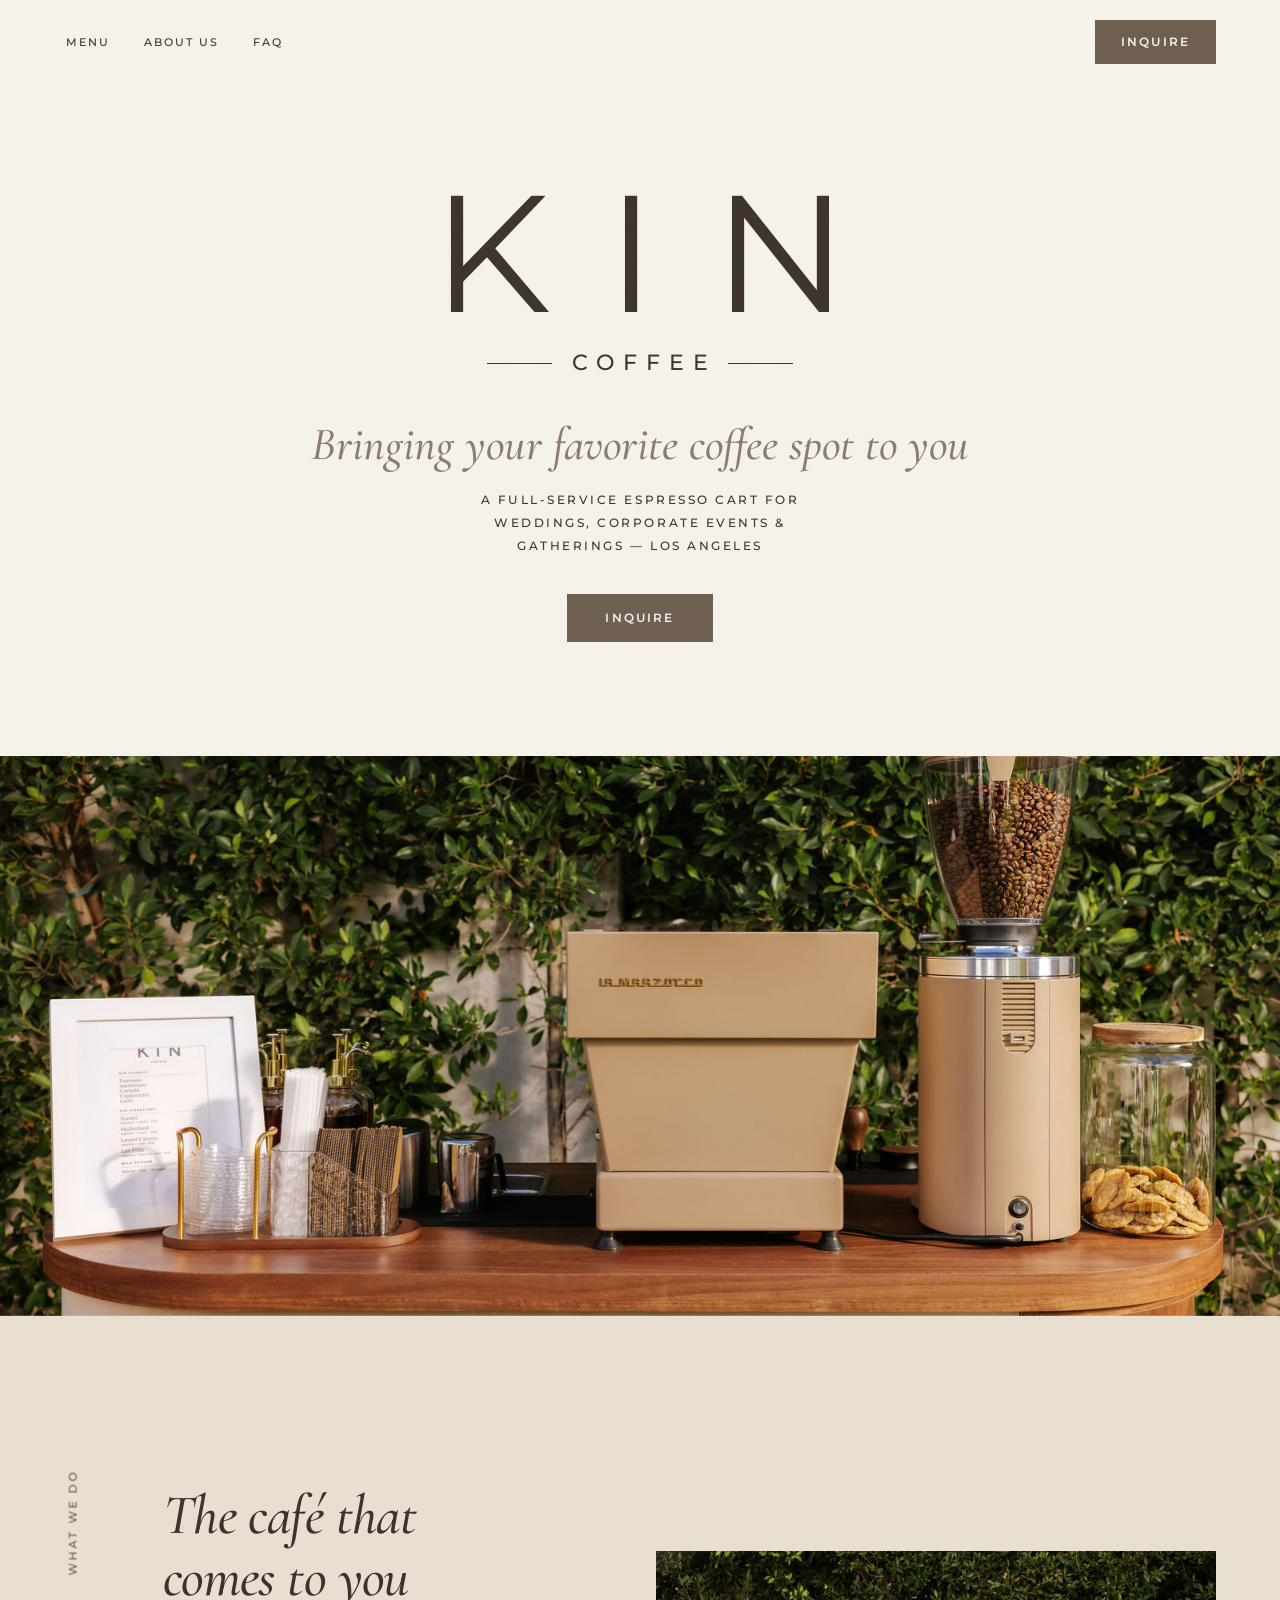
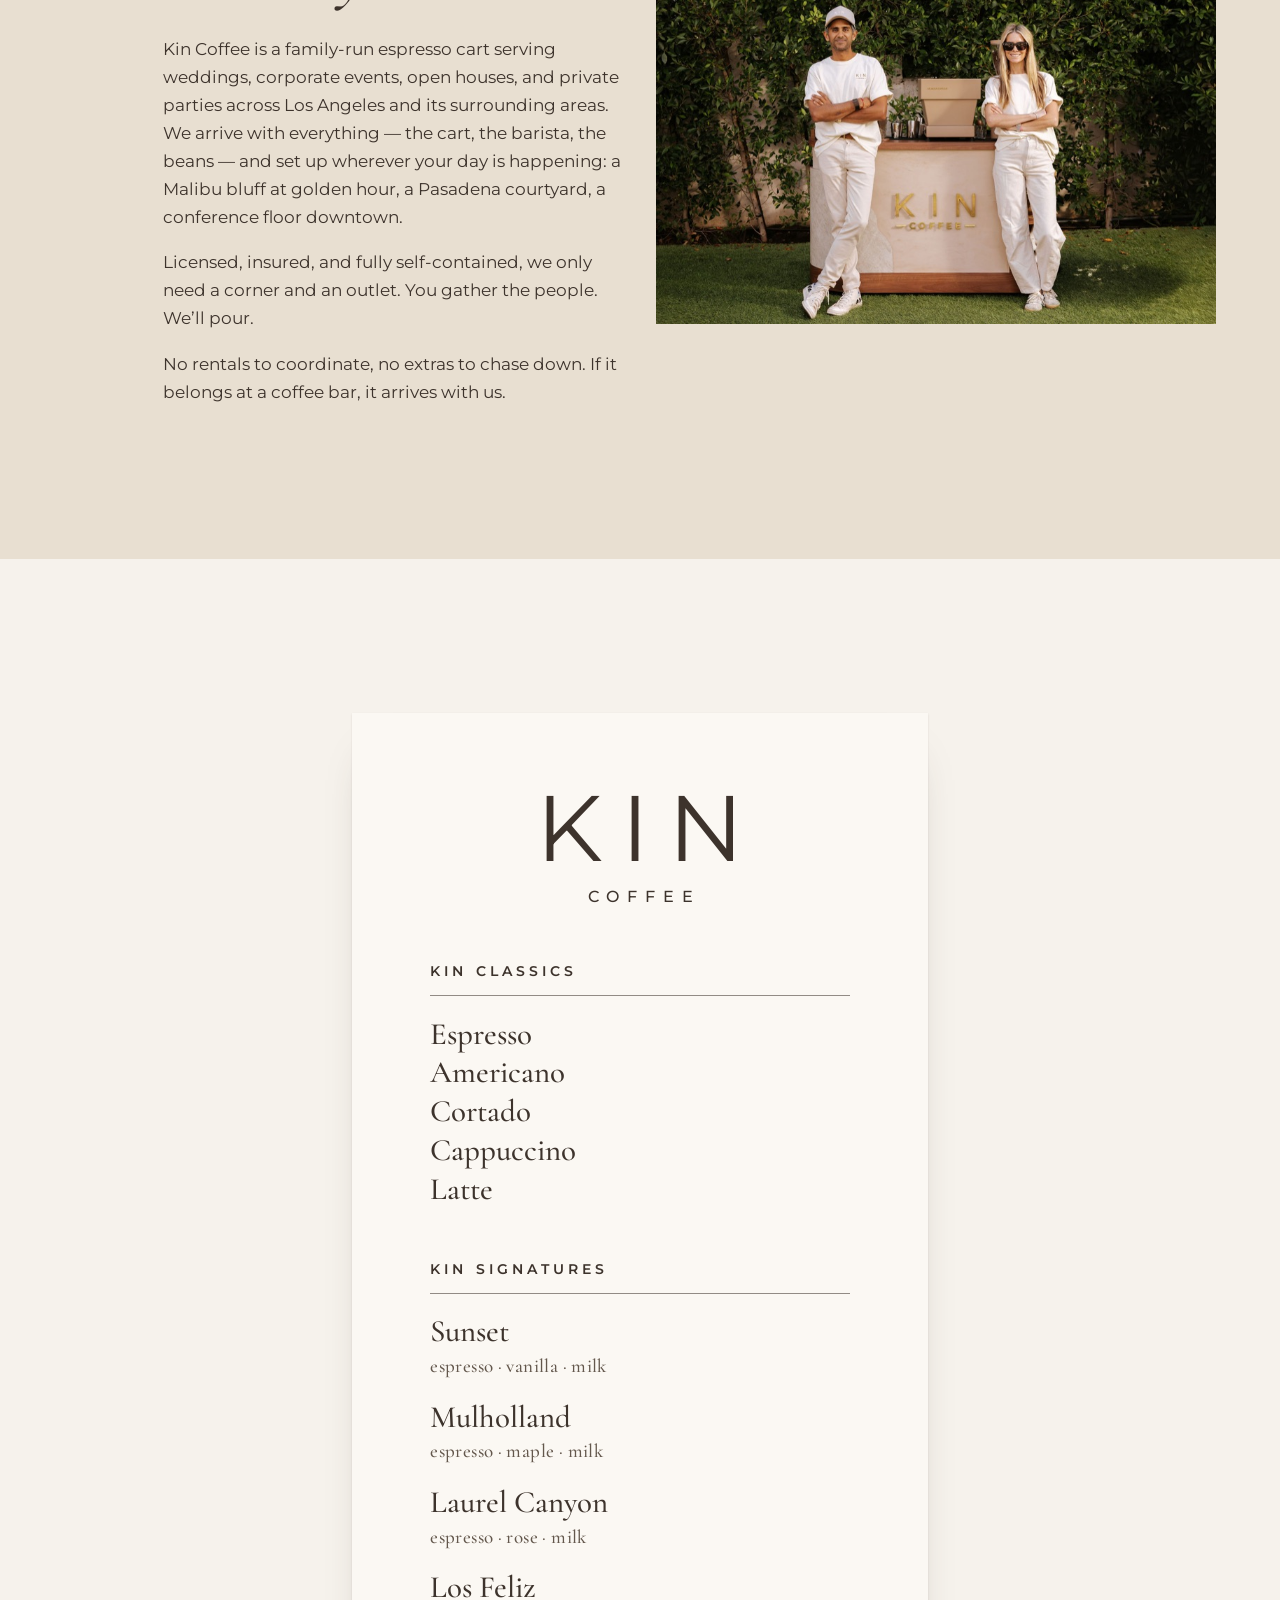
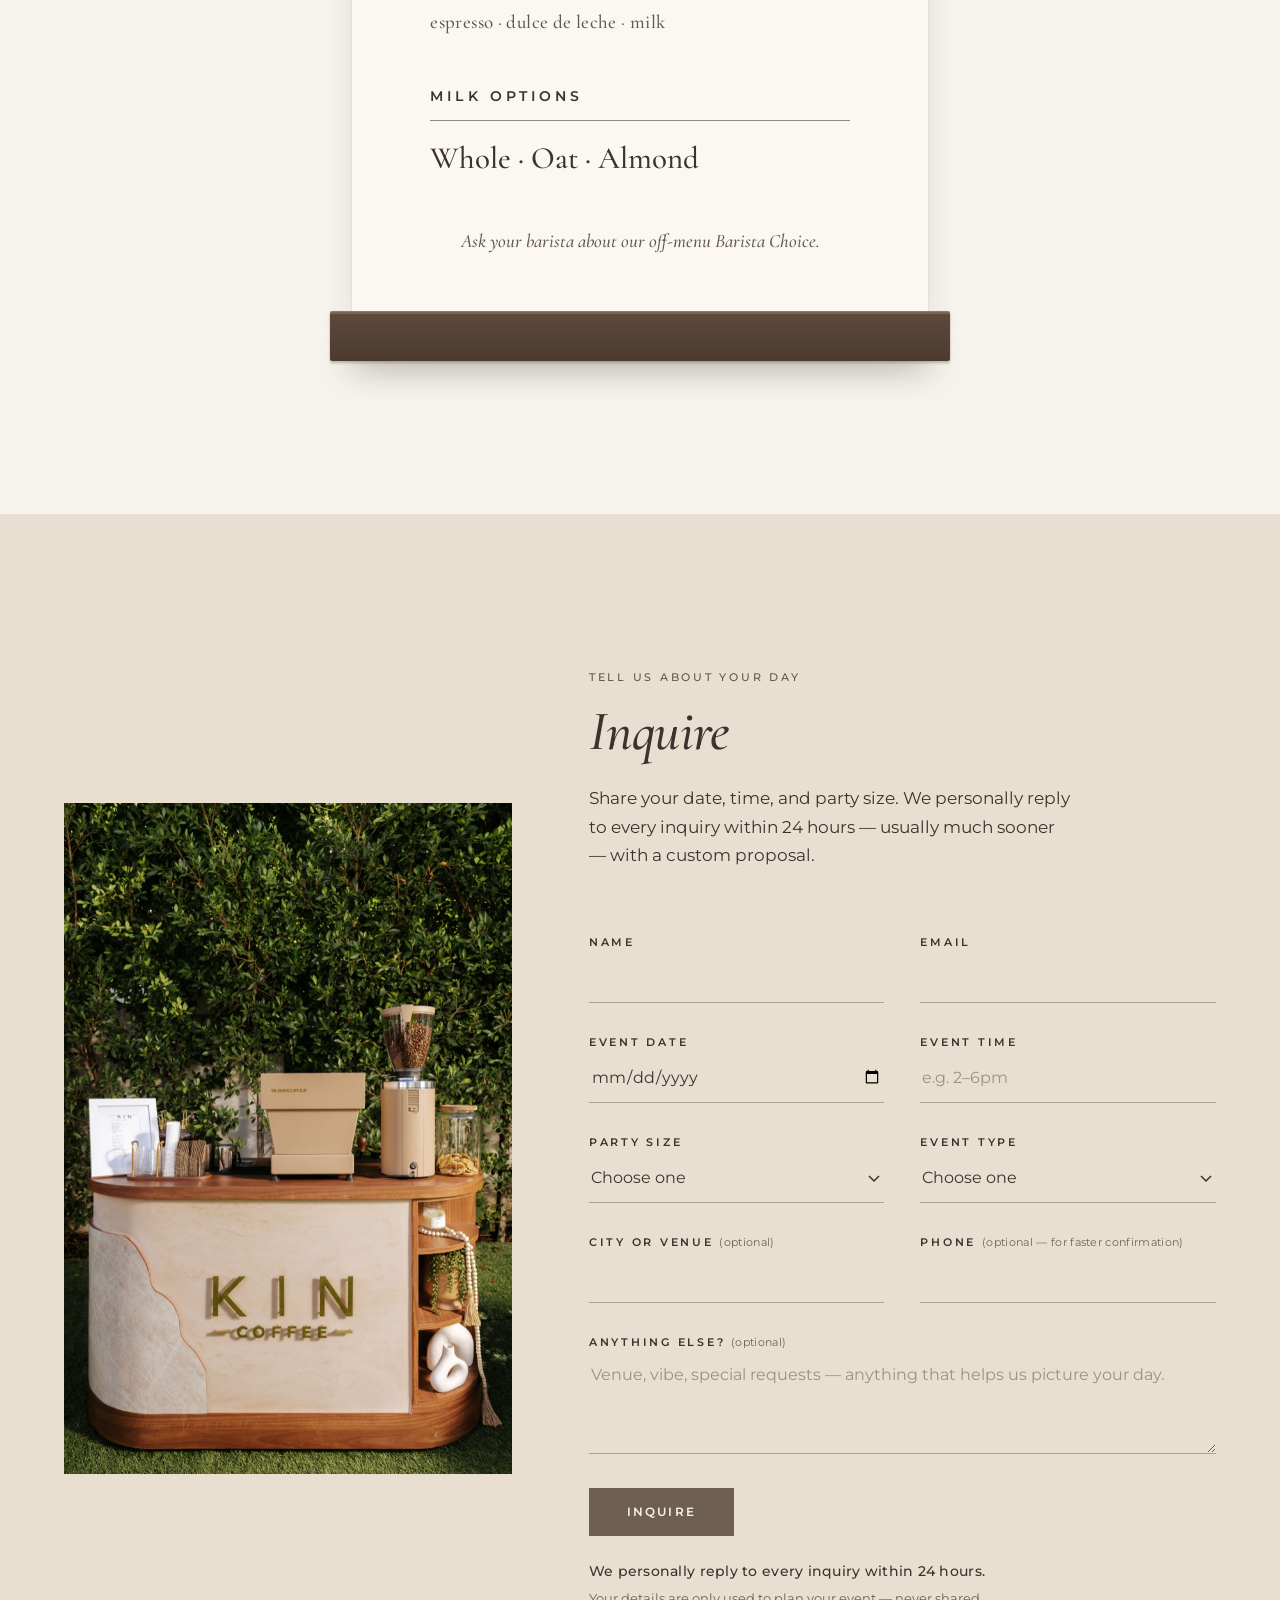
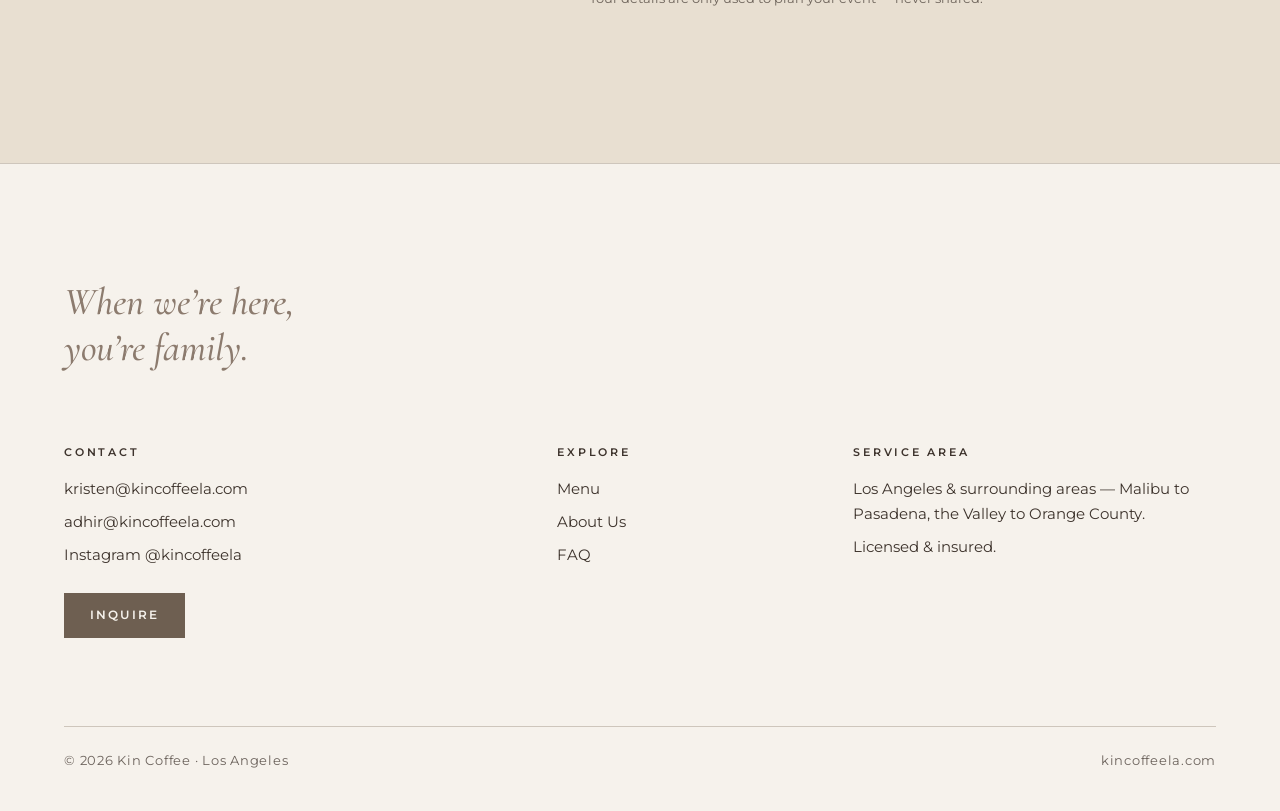
<file: index.html>
<!DOCTYPE html>
<html lang="en">
<head>
  <meta charset="UTF-8">
  <meta name="viewport" content="width=device-width, initial-scale=1">
  <script>document.documentElement.className += ' js';</script>
  <title>Kin Coffee — Luxury Coffee Cart Rentals for Weddings &amp; Events | Los Angeles</title>
  <meta name="description" content="Kin Coffee is a family-run luxury espresso cart serving weddings, corporate events, open houses, and private parties across Los Angeles. Full-service, licensed and insured — we come to you.">
  <meta property="og:title" content="Kin Coffee — Luxury Coffee Cart Rentals | Los Angeles">
  <meta property="og:description" content="A full-service espresso cart for weddings, corporate events, and gatherings across Los Angeles. Bringing your favorite coffee spot to you.">
  <meta property="og:image" content="https://kincoffeela.com/assets/img/kin-founders-cart-1400.jpg">
  <link rel="canonical" href="https://kincoffeela.com/">
  <meta name="theme-color" content="#F6F2EC">
  <link rel="preconnect" href="https://fonts.googleapis.com">
  <link rel="preconnect" href="https://fonts.gstatic.com" crossorigin>
  <link href="https://fonts.googleapis.com/css2?family=Cormorant+Garamond:ital,wght@0,500;0,600;1,400;1,500;1,600&family=Montserrat:wght@300;400;500;600&display=swap" rel="stylesheet">
  <link rel="stylesheet" href="assets/css/tokens.css">
  <link rel="stylesheet" href="style.css">
  <link rel="icon" type="image/svg+xml" href="assets/favicon.svg">
  <script src="assets/js/inquiry.js" defer></script>
  <script type="application/ld+json">
  {
    "@context": "https://schema.org",
    "@type": "LocalBusiness",
    "name": "Kin Coffee",
    "url": "https://kincoffeela.com",
    "email": "kristen@kincoffeela.com",
    "telephone": "+1-213-259-3232",
    "sameAs": ["https://www.instagram.com/kincoffeela/"],
    "description": "Luxury coffee cart rentals for weddings, corporate events, open houses, and private parties in Los Angeles and surrounding areas.",
    "areaServed": "Los Angeles"
  }
  </script>
</head>
<body class="grain">

  <a class="skip-link" href="#main">Skip to content</a>

  <header class="site-head site-head--home" data-nav>
    <nav class="site-nav" aria-label="Site">
      <a href="#menu">Menu</a>
      <a href="about.html">About Us</a>
      <a href="faq.html">FAQ</a>
    </nav>
    <a class="wordmark" href="#top" aria-label="Kin Coffee — back to top">
      <span class="wordmark-kin">KIN</span>
      <span class="wordmark-sub">— Coffee —</span>
    </a>
    <a class="btn btn--nav head-cta" href="#inquire">Inquire</a>
  </header>

  <main id="main">

    <!-- ============ HERO — the logo, centered ============ -->
    <section class="hero" id="top">
      <div class="hero-copy">
        <h1 class="hero-logo" aria-label="Kin Coffee">
          <span class="hero-logo-kin" aria-hidden="true">KIN</span>
          <span class="hero-logo-sub" aria-hidden="true">Coffee</span>
        </h1>
        <p class="hero-tagline">Bringing your favorite coffee spot to&nbsp;you</p>
        <p class="hero-support">A full-service espresso cart for weddings, corporate events &amp; gatherings &mdash; Los&nbsp;Angeles</p>
        <a class="btn" href="#inquire">Inquire</a>
      </div>
      <div class="hero-media">
        <img
          src="assets/img/kin-bar-1600.jpg"
          srcset="assets/img/kin-bar-800.jpg 800w, assets/img/kin-bar-1600.jpg 1600w"
          sizes="100vw"
          width="1600" height="1067"
          alt="The Kin Coffee bar set up against an ivy wall: espresso machine and grinder in matching sand tones, the framed Kin menu, cups and a jar of cookies"
          fetchpriority="high" decoding="async">
      </div>
    </section>

    <!-- ============ INTRO / WHAT WE DO ============ -->
    <section class="section section--beige intro">
      <div class="section-inner grid12" data-reveal-stagger>
        <p class="gutter-label gutter-label--vert eyebrow" aria-hidden="true">What we do</p>
        <div class="intro-text" data-reveal>
          <h2>The caf&eacute; that comes to&nbsp;you</h2>
          <p>Kin Coffee is a family-run espresso cart serving weddings, corporate events, open houses, and private parties across Los Angeles and its surrounding areas. We arrive with everything &mdash; the cart, the barista, the beans &mdash; and set up wherever your day is happening: a Malibu bluff at golden hour, a Pasadena courtyard, a conference floor downtown.</p>
          <p>Licensed, insured, and fully self-contained, we only need a corner and an outlet. You gather the people. We&rsquo;ll pour.</p>
          <p>No rentals to coordinate, no extras to chase down. If it belongs at a coffee bar, it arrives with us.</p>
        </div>
        <div class="intro-media frame" data-reveal>
          <img
            src="assets/img/kin-founders-cart-1400.jpg"
            srcset="assets/img/kin-founders-cart-800.jpg 800w, assets/img/kin-founders-cart-1400.jpg 1400w"
            sizes="(min-width: 960px) 44vw, 92vw"
            width="1400" height="933"
            alt="Kin Coffee founders Kristen and Adhir leaning on the Kin cart, with its cream panel and gold KIN COFFEE lettering, in front of an ivy wall"
            loading="lazy" decoding="async">
        </div>
      </div>
    </section>
    <!-- SLOT: real reviews/venues once earned -->

    <!-- ============ MENU — the printed table card on its walnut stand ============ -->
    <section class="section menu" id="menu">
      <div class="menu-stand" data-reveal>
        <div class="menu-card">
          <h2 class="menu-card-logo">
            <span class="visually-hidden">Menu</span>
            <span class="menu-card-kin" aria-hidden="true">KIN</span>
            <span class="menu-card-sub" aria-hidden="true">Coffee</span>
          </h2>

          <h3 class="menu-subhead">Kin classics</h3>
          <ul class="menu-list">
            <li>Espresso</li>
            <li>Americano</li>
            <li>Cortado</li>
            <li>Cappuccino</li>
            <li>Latte</li>
          </ul>

          <h3 class="menu-subhead">Kin signatures</h3>
          <ul class="menu-list menu-list--sig">
            <li>
              <span class="sig-name">Sunset</span>
              <span class="sig-desc">espresso&nbsp;&middot;&nbsp;vanilla&nbsp;&middot;&nbsp;milk</span>
            </li>
            <li>
              <span class="sig-name">Mulholland</span>
              <span class="sig-desc">espresso&nbsp;&middot;&nbsp;maple&nbsp;&middot;&nbsp;milk</span>
            </li>
            <li>
              <span class="sig-name">Laurel Canyon</span>
              <span class="sig-desc">espresso&nbsp;&middot;&nbsp;rose&nbsp;&middot;&nbsp;milk</span>
            </li>
            <li>
              <span class="sig-name">Los Feliz</span>
              <span class="sig-desc">espresso&nbsp;&middot;&nbsp;dulce de leche&nbsp;&middot;&nbsp;milk</span>
            </li>
          </ul>

          <h3 class="menu-subhead">Milk options</h3>
          <p class="menu-milk">Whole&nbsp;&middot;&nbsp;Oat&nbsp;&middot;&nbsp;Almond</p>

          <p class="menu-note">Ask your barista about our off-menu Barista Choice.</p>
        </div>
        <div class="menu-stand-base" aria-hidden="true"></div>
      </div>
    </section>

    <!-- ============ INQUIRE ============ -->
    <section class="section inquire" id="inquire">
      <div class="section-inner inquire-grid">
        <div class="inquire-media" data-reveal>
          <img
            src="assets/img/kin-cart-1200.jpg"
            srcset="assets/img/kin-cart-700.jpg 700w, assets/img/kin-cart-1200.jpg 1200w"
            sizes="(min-width: 960px) 38vw, 92vw"
            width="1200" height="1799"
            alt="The full Kin Coffee cart on a lawn: cream stone-look panel with gold KIN COFFEE lettering, walnut top and trim, espresso machine and grinder on top"
            loading="lazy" decoding="async">
        </div>
        <div class="inquire-panel" data-reveal>
          <header class="section-head">
            <p class="eyebrow">Tell us about your day</p>
            <h2>Inquire</h2>
            <p class="inquire-lede">Share your date, time, and party size. We personally reply to every inquiry within 24 hours &mdash; usually much sooner &mdash; with a custom proposal.</p>
          </header>

          <div data-inquiry>
            <form data-inquiry-form novalidate>
              <div data-field>
                <label for="inq-name">Name</label>
                <input id="inq-name" name="name" type="text" required autocomplete="name">
                <p class="field-error" hidden></p>
              </div>

              <div data-field>
                <label for="inq-email">Email</label>
                <input id="inq-email" name="email" type="email" required autocomplete="email" inputmode="email">
                <p class="field-error" hidden></p>
              </div>

              <div data-field>
                <label for="inq-date">Event date</label>
                <input id="inq-date" name="date" type="date" required>
                <p class="field-error" hidden></p>
              </div>

              <div data-field>
                <label for="inq-time">Event time</label>
                <input id="inq-time" name="time" type="text" required placeholder="e.g. 2&ndash;6pm">
                <p class="field-error" hidden></p>
              </div>

              <div data-field>
                <label for="inq-guests">Party size</label>
                <select id="inq-guests" name="guests" required>
                  <option value="" selected disabled>Choose one</option>
                  <option>Up to 50</option>
                  <option>50–100</option>
                  <option>100–150</option>
                  <option>150–300</option>
                  <option>300+</option>
                </select>
                <p class="field-error" hidden></p>
              </div>

              <div data-field>
                <label for="inq-type">Event type</label>
                <select id="inq-type" name="type" required>
                  <option value="" selected disabled>Choose one</option>
                  <option>Wedding</option>
                  <option>Corporate event</option>
                  <option>Private party</option>
                  <option>Open house</option>
                  <option>Something else</option>
                </select>
                <p class="field-error" hidden></p>
              </div>

              <div data-field>
                <label for="inq-location">City or venue <span class="opt">(optional)</span></label>
                <input id="inq-location" name="location" type="text" autocomplete="address-level2">
                <p class="field-error" hidden></p>
              </div>

              <div data-field>
                <label for="inq-phone">Phone <span class="opt">(optional — for faster confirmation)</span></label>
                <input id="inq-phone" name="phone" type="tel" autocomplete="tel" inputmode="tel">
                <p class="field-error" hidden></p>
              </div>

              <div data-field>
                <label for="inq-message">Anything else? <span class="opt">(optional)</span></label>
                <textarea id="inq-message" name="message" rows="4"
                  placeholder="Venue, vibe, special requests — anything that helps us picture your day."></textarea>
                <p class="field-error" hidden></p>
              </div>

              <!-- honeypot — keep hidden -->
              <input type="checkbox" name="botcheck" tabindex="-1" autocomplete="off" aria-hidden="true" style="display:none">

              <p data-form-status hidden role="alert"></p>

              <button type="submit">Inquire</button>

              <p class="form-trust">We personally reply to every inquiry within 24 hours.</p>
              <p class="form-privacy">Your details are only used to plan your event &mdash; never shared.</p>
            </form>

            <div data-form-success hidden>
              <h3>You&rsquo;re family now.</h3>
              <p>Thank you &mdash; your inquiry is on its way to Kristen &amp; Adhir. We&rsquo;ll be in touch within
                24 hours, usually much sooner, with a custom proposal for your day.</p>
            </div>
          </div>
        </div>
      </div>
    </section>

  </main>

  <!-- ============ FOOTER ============ -->
  <footer class="site-foot">
    <div class="section-inner">
      <p class="foot-tagline">When we&rsquo;re here, you&rsquo;re family.</p>
      <div class="foot-grid">
        <div class="foot-col">
          <h3 class="foot-head">Contact</h3>
          <p><a href="mailto:kristen@kincoffeela.com">kristen@kincoffeela.com</a></p>
          <p><a href="mailto:adhir@kincoffeela.com">adhir@kincoffeela.com</a></p>
          <p><a href="https://www.instagram.com/kincoffeela/" target="_blank" rel="noopener">Instagram @kincoffeela</a></p>
          <p><a class="btn btn--nav foot-cta" href="#inquire">Inquire</a></p>
        </div>
        <div class="foot-col">
          <h3 class="foot-head">Explore</h3>
          <p><a href="#menu">Menu</a></p>
          <p><a href="about.html">About Us</a></p>
          <p><a href="faq.html">FAQ</a></p>
        </div>
        <div class="foot-col">
          <h3 class="foot-head">Service area</h3>
          <p>Los Angeles &amp; surrounding areas &mdash; Malibu to Pasadena, the Valley to Orange County.</p>
          <p>Licensed &amp; insured.</p>
        </div>
      </div>
      <div class="foot-bottom">
        <p>&copy; 2026 Kin Coffee &middot; Los Angeles</p>
        <p>kincoffeela.com</p>
      </div>
    </div>
  </footer>


  <div class="kin-mobile-bar" data-mobile-cta>
    <a class="btn" href="#inquire">Inquire</a>
  </div>
</body>
</html>
</file>
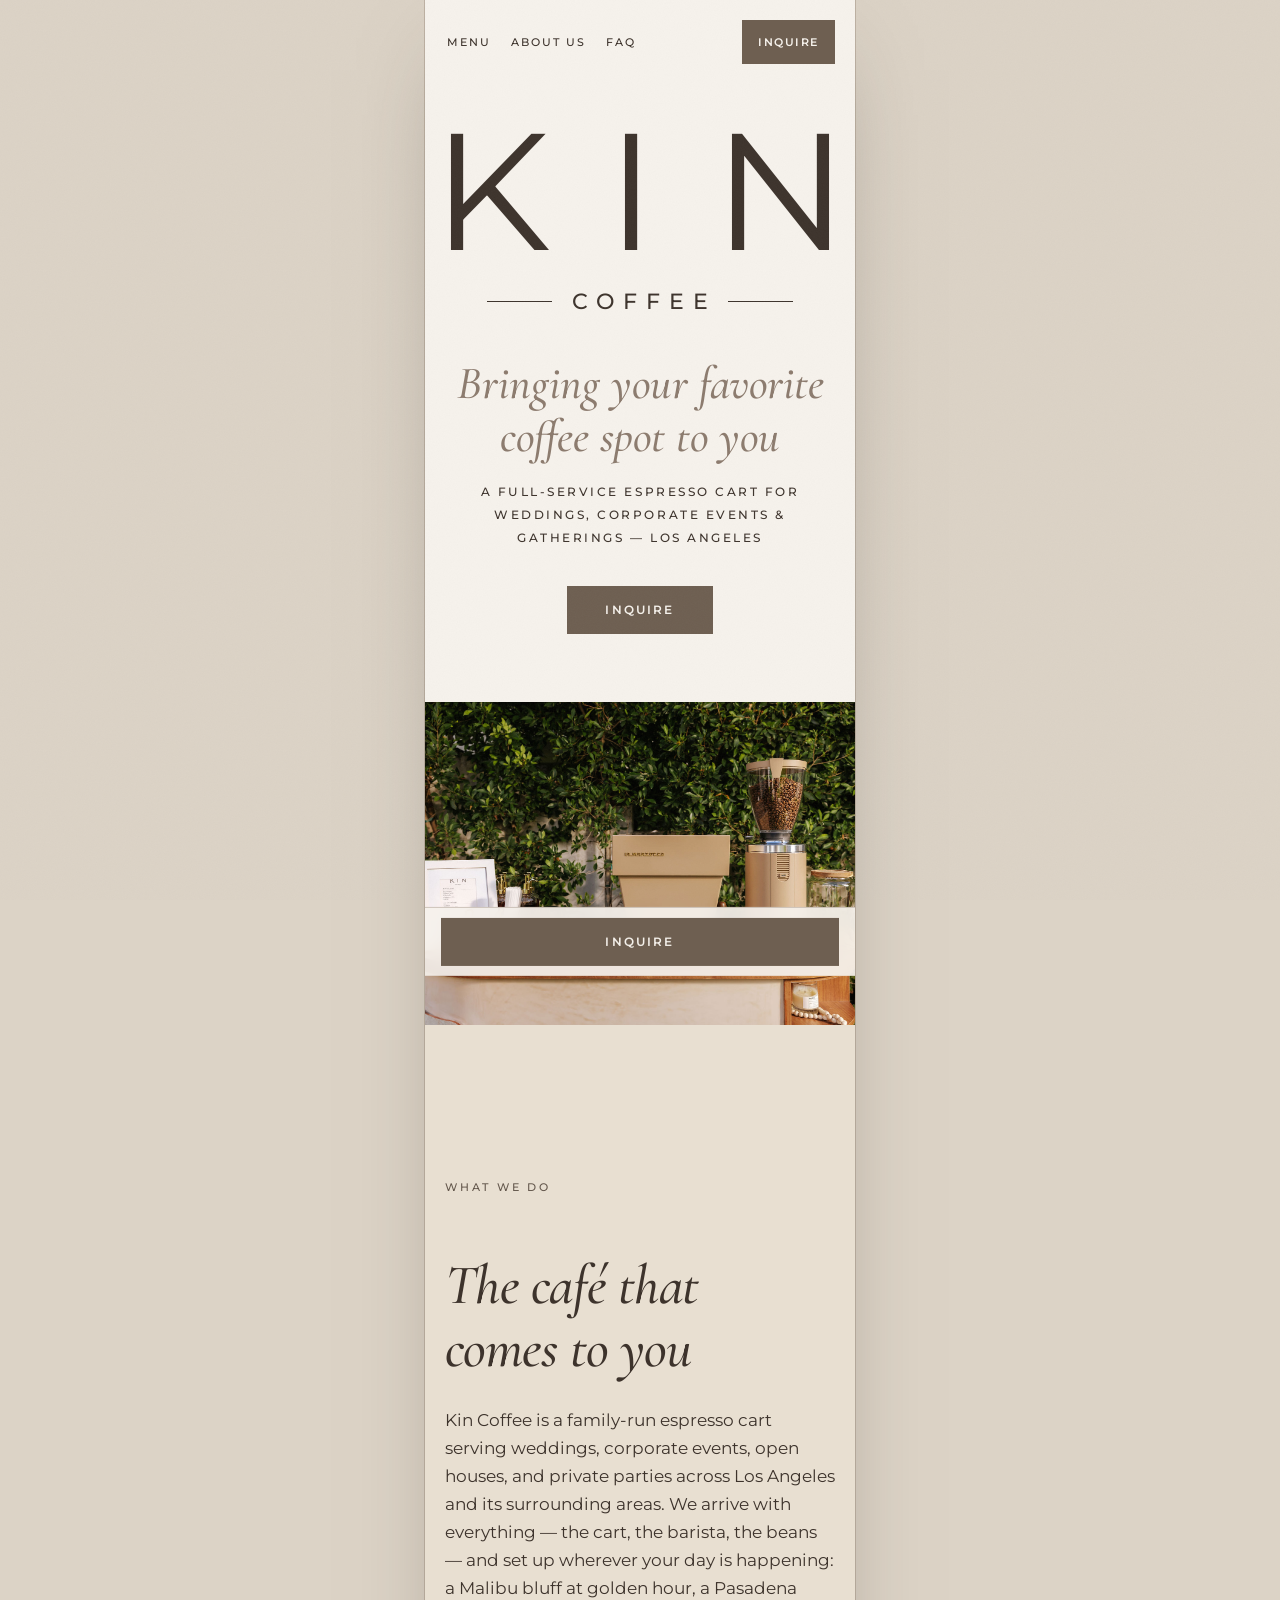
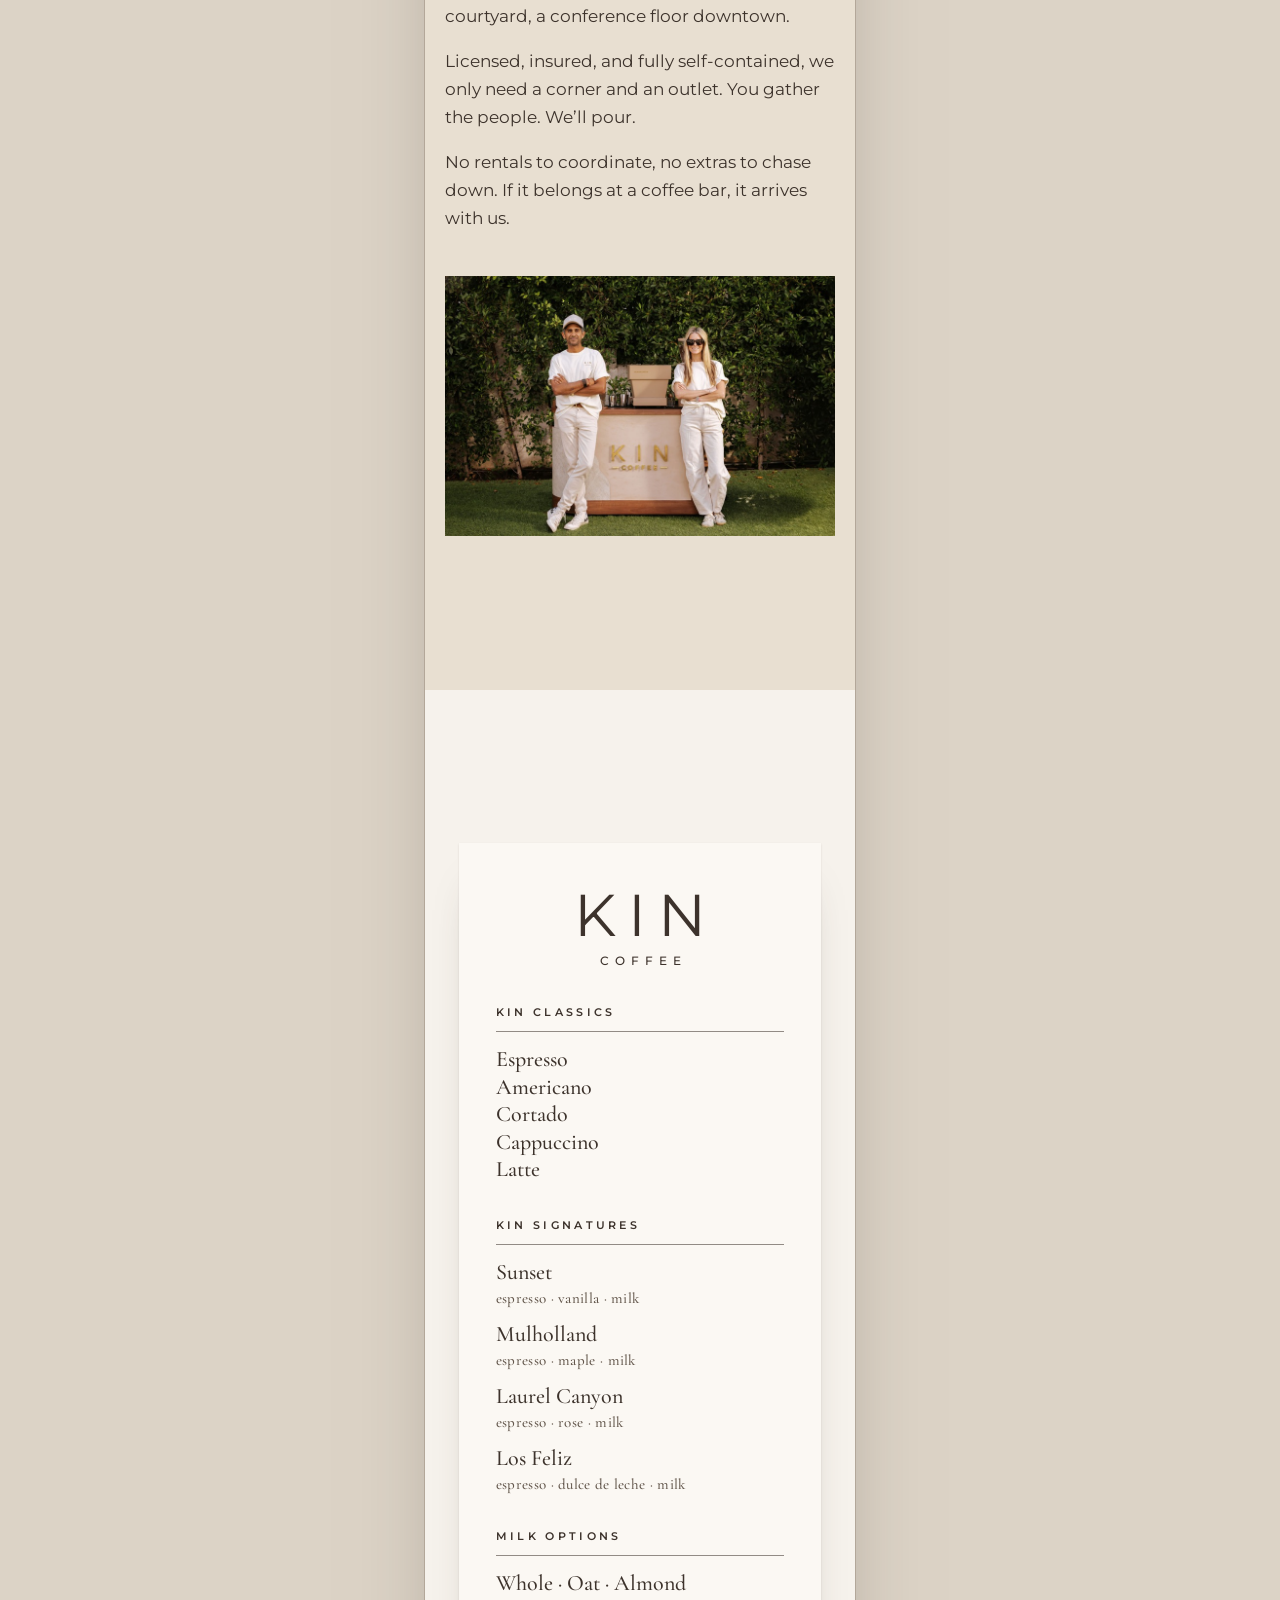
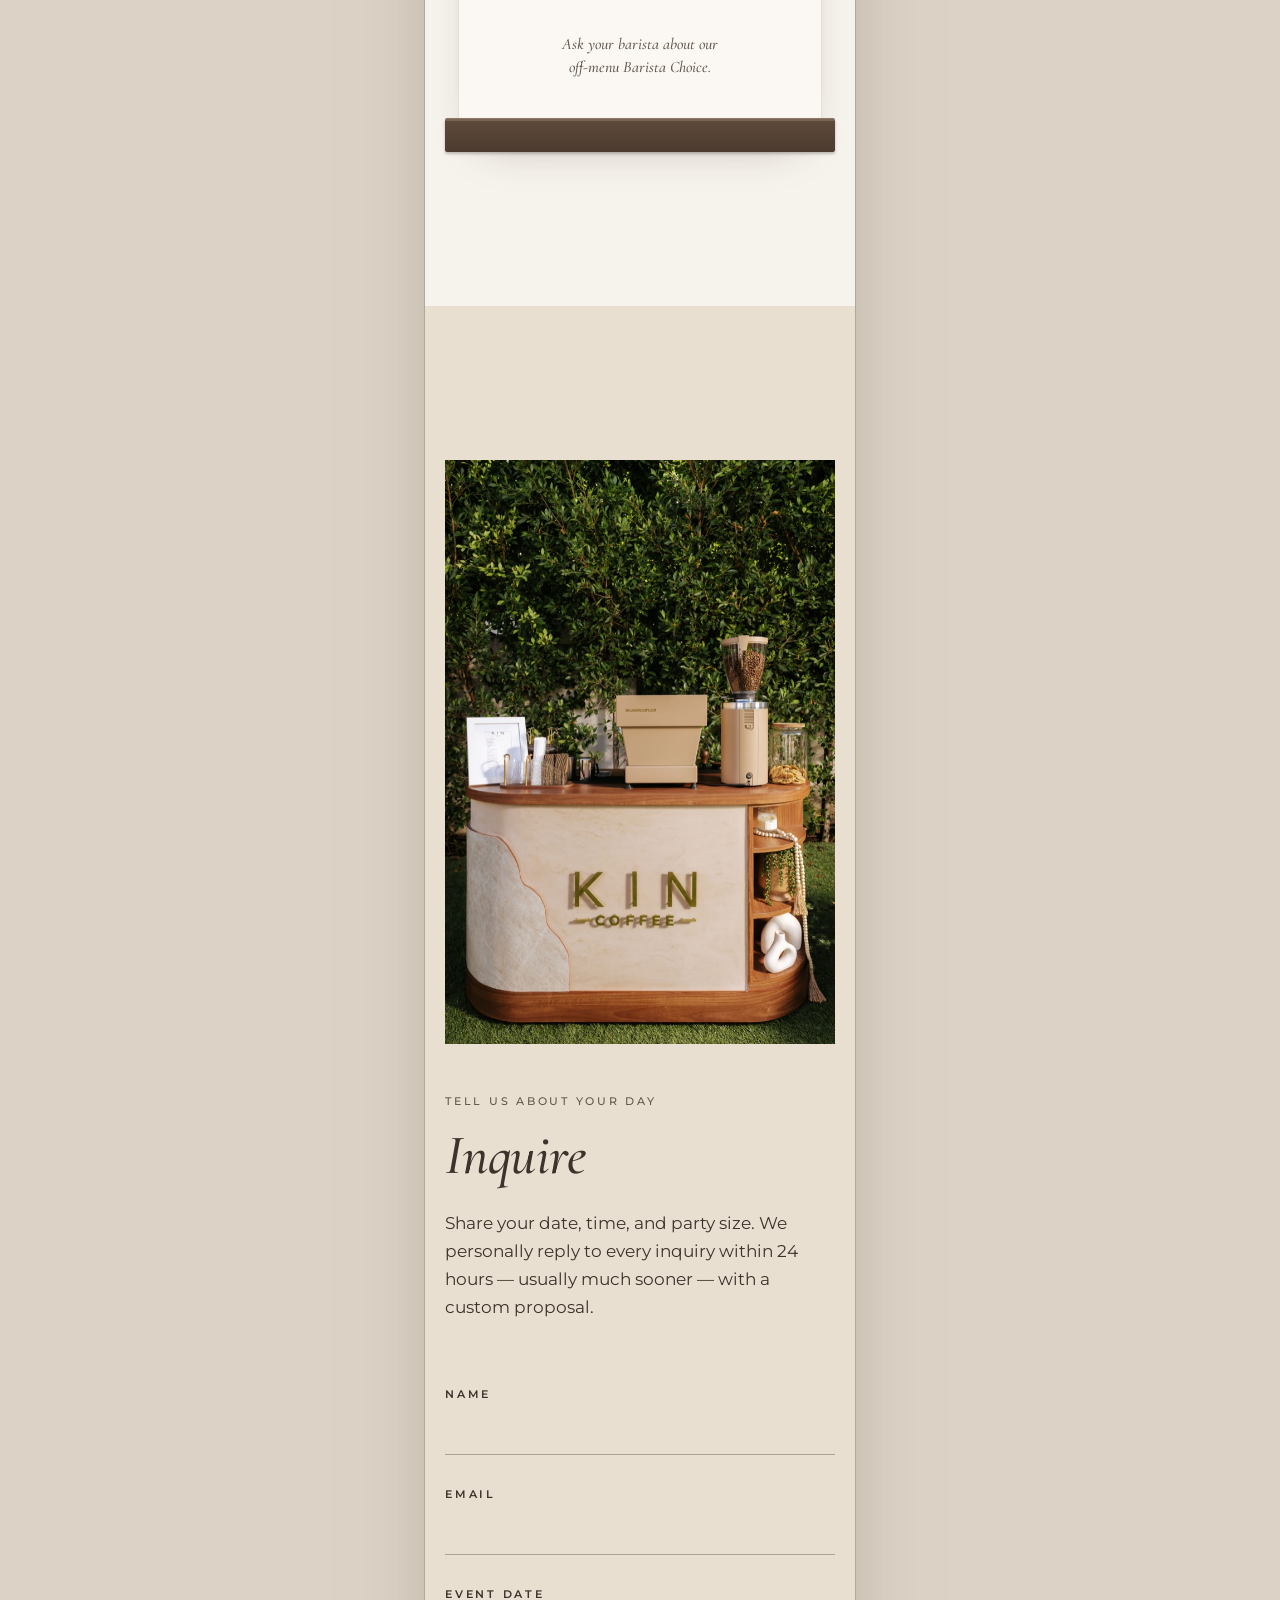
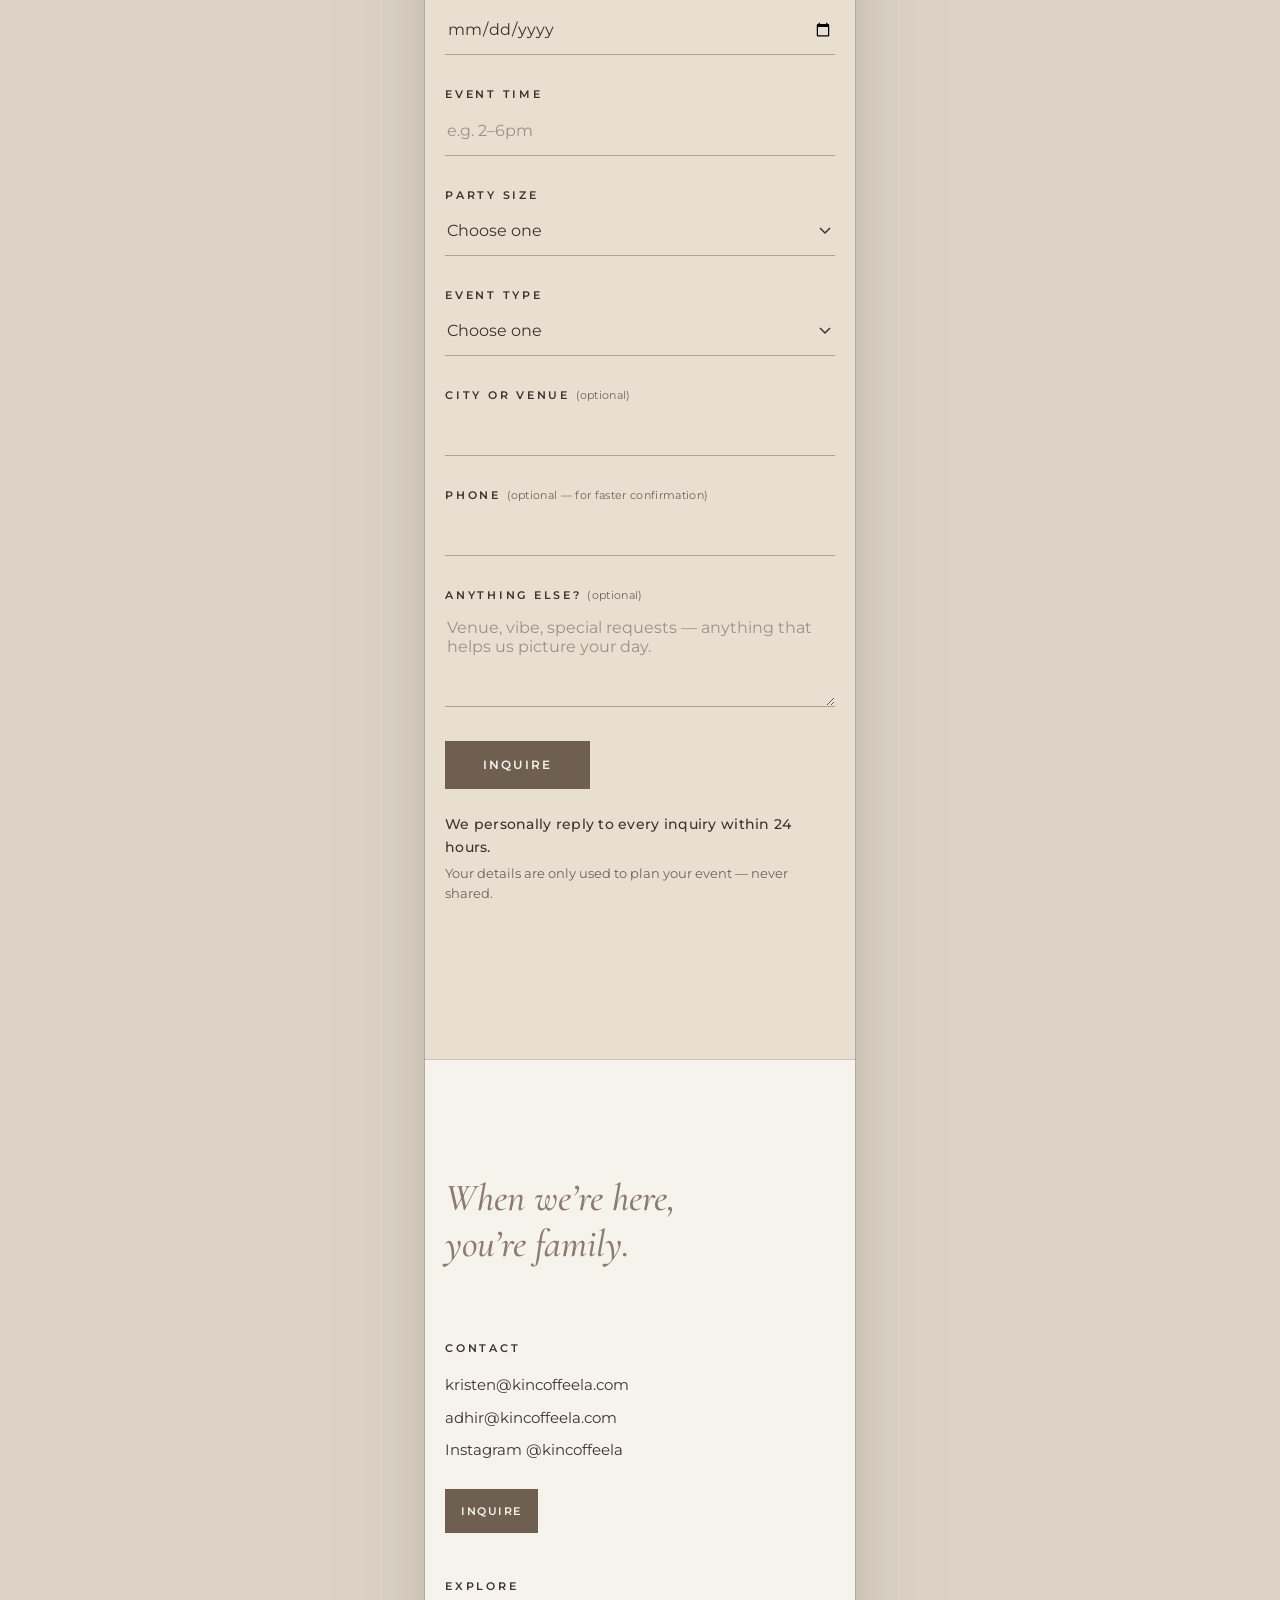
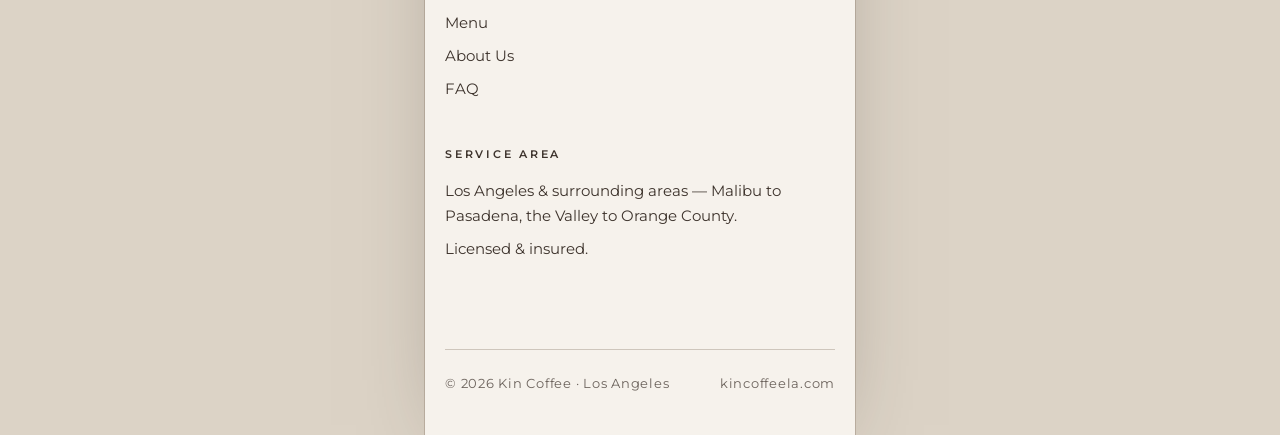
<file: mobile/index.html>
<!DOCTYPE html>
<html lang="en">
<head>
  <meta charset="UTF-8">
  <meta name="viewport" content="width=device-width, initial-scale=1">
  <meta name="robots" content="noindex">
  <script>document.documentElement.className += ' js';</script>
  <title>Kin Coffee — Luxury Coffee Cart Rentals for Weddings &amp; Events | Los Angeles</title>
  <meta name="description" content="Kin Coffee is a family-run luxury espresso cart serving weddings, corporate events, open houses, and private parties across Los Angeles. Full-service, licensed and insured — we come to you.">
  <meta property="og:title" content="Kin Coffee — Luxury Coffee Cart Rentals | Los Angeles">
  <meta property="og:description" content="A full-service espresso cart for weddings, corporate events, and gatherings across Los Angeles. Bringing your favorite coffee spot to you.">
  <meta property="og:image" content="https://kincoffeela.com/assets/img/kin-founders-cart-1400.jpg">
  <meta name="theme-color" content="#F6F2EC">
  <link rel="preconnect" href="https://fonts.googleapis.com">
  <link rel="preconnect" href="https://fonts.gstatic.com" crossorigin>
  <link href="https://fonts.googleapis.com/css2?family=Cormorant+Garamond:ital,wght@0,500;0,600;1,400;1,500;1,600&family=Montserrat:wght@300;400;500;600&display=swap" rel="stylesheet">
  <link rel="stylesheet" href="../assets/css/tokens.css">
  <link rel="stylesheet" href="style.css">
  <link rel="icon" type="image/svg+xml" href="../assets/favicon.svg">
  <script src="../assets/js/inquiry.js" defer></script>
  <script type="application/ld+json">
  {
    "@context": "https://schema.org",
    "@type": "LocalBusiness",
    "name": "Kin Coffee",
    "url": "https://kincoffeela.com",
    "email": "kristen@kincoffeela.com",
    "telephone": "+1-213-259-3232",
    "sameAs": ["https://www.instagram.com/kincoffeela/"],
    "description": "Luxury coffee cart rentals for weddings, corporate events, open houses, and private parties in Los Angeles and surrounding areas.",
    "areaServed": "Los Angeles"
  }
  </script>
</head>
<body class="grain">

  <a class="skip-link" href="#main">Skip to content</a>

  <header class="site-head site-head--home" data-nav>
    <nav class="site-nav" aria-label="Site">
      <a href="#menu">Menu</a>
      <a href="about.html">About Us</a>
      <a href="faq.html">FAQ</a>
    </nav>
    <a class="wordmark" href="#top" aria-label="Kin Coffee — back to top">
      <span class="wordmark-kin">KIN</span>
      <span class="wordmark-sub">— Coffee —</span>
    </a>
    <a class="btn btn--nav head-cta" href="#inquire">Inquire</a>
  </header>

  <main id="main">

    <!-- ============ HERO — the logo, centered ============ -->
    <section class="hero" id="top">
      <div class="hero-copy">
        <h1 class="hero-logo" aria-label="Kin Coffee">
          <span class="hero-logo-kin" aria-hidden="true">KIN</span>
          <span class="hero-logo-sub" aria-hidden="true">Coffee</span>
        </h1>
        <p class="hero-tagline">Bringing your favorite coffee spot to&nbsp;you</p>
        <p class="hero-support">A full-service espresso cart for weddings, corporate events &amp; gatherings &mdash; Los&nbsp;Angeles</p>
        <a class="btn" href="#inquire">Inquire</a>
      </div>
      <div class="hero-media">
        <img
          src="../assets/img/kin-bar-1600.jpg"
          srcset="../assets/img/kin-bar-800.jpg 800w, ../assets/img/kin-bar-1600.jpg 1600w"
          sizes="100vw"
          width="1600" height="1067"
          alt="The Kin Coffee bar set up against an ivy wall: espresso machine and grinder in matching sand tones, the framed Kin menu, cups and a jar of cookies"
          fetchpriority="high" decoding="async">
      </div>
    </section>

    <!-- ============ INTRO / WHAT WE DO ============ -->
    <section class="section section--beige intro">
      <div class="section-inner grid12" data-reveal-stagger>
        <p class="gutter-label gutter-label--vert eyebrow" aria-hidden="true">What we do</p>
        <div class="intro-text" data-reveal>
          <h2>The caf&eacute; that comes to&nbsp;you</h2>
          <p>Kin Coffee is a family-run espresso cart serving weddings, corporate events, open houses, and private parties across Los Angeles and its surrounding areas. We arrive with everything &mdash; the cart, the barista, the beans &mdash; and set up wherever your day is happening: a Malibu bluff at golden hour, a Pasadena courtyard, a conference floor downtown.</p>
          <p>Licensed, insured, and fully self-contained, we only need a corner and an outlet. You gather the people. We&rsquo;ll pour.</p>
          <p>No rentals to coordinate, no extras to chase down. If it belongs at a coffee bar, it arrives with us.</p>
        </div>
        <div class="intro-media frame" data-reveal>
          <img
            src="../assets/img/kin-founders-cart-1400.jpg"
            srcset="../assets/img/kin-founders-cart-800.jpg 800w, ../assets/img/kin-founders-cart-1400.jpg 1400w"
            sizes="(min-width: 960px) 44vw, 92vw"
            width="1400" height="933"
            alt="Kin Coffee founders Kristen and Adhir leaning on the Kin cart, with its cream panel and gold KIN COFFEE lettering, in front of an ivy wall"
            loading="lazy" decoding="async">
        </div>
      </div>
    </section>
    <!-- SLOT: real reviews/venues once earned -->

    <!-- ============ MENU — the printed table card on its walnut stand ============ -->
    <section class="section menu" id="menu">
      <div class="menu-stand" data-reveal>
        <div class="menu-card">
          <h2 class="menu-card-logo">
            <span class="visually-hidden">Menu</span>
            <span class="menu-card-kin" aria-hidden="true">KIN</span>
            <span class="menu-card-sub" aria-hidden="true">Coffee</span>
          </h2>

          <h3 class="menu-subhead">Kin classics</h3>
          <ul class="menu-list">
            <li>Espresso</li>
            <li>Americano</li>
            <li>Cortado</li>
            <li>Cappuccino</li>
            <li>Latte</li>
          </ul>

          <h3 class="menu-subhead">Kin signatures</h3>
          <ul class="menu-list menu-list--sig">
            <li>
              <span class="sig-name">Sunset</span>
              <span class="sig-desc">espresso&nbsp;&middot;&nbsp;vanilla&nbsp;&middot;&nbsp;milk</span>
            </li>
            <li>
              <span class="sig-name">Mulholland</span>
              <span class="sig-desc">espresso&nbsp;&middot;&nbsp;maple&nbsp;&middot;&nbsp;milk</span>
            </li>
            <li>
              <span class="sig-name">Laurel Canyon</span>
              <span class="sig-desc">espresso&nbsp;&middot;&nbsp;rose&nbsp;&middot;&nbsp;milk</span>
            </li>
            <li>
              <span class="sig-name">Los Feliz</span>
              <span class="sig-desc">espresso&nbsp;&middot;&nbsp;dulce de leche&nbsp;&middot;&nbsp;milk</span>
            </li>
          </ul>

          <h3 class="menu-subhead">Milk options</h3>
          <p class="menu-milk">Whole&nbsp;&middot;&nbsp;Oat&nbsp;&middot;&nbsp;Almond</p>

          <p class="menu-note">Ask your barista about our off-menu Barista Choice.</p>
        </div>
        <div class="menu-stand-base" aria-hidden="true"></div>
      </div>
    </section>

    <!-- ============ INQUIRE ============ -->
    <section class="section inquire" id="inquire">
      <div class="section-inner inquire-grid">
        <div class="inquire-media" data-reveal>
          <img
            src="../assets/img/kin-cart-1200.jpg"
            srcset="../assets/img/kin-cart-700.jpg 700w, ../assets/img/kin-cart-1200.jpg 1200w"
            sizes="(min-width: 960px) 38vw, 92vw"
            width="1200" height="1799"
            alt="The full Kin Coffee cart on a lawn: cream stone-look panel with gold KIN COFFEE lettering, walnut top and trim, espresso machine and grinder on top"
            loading="lazy" decoding="async">
        </div>
        <div class="inquire-panel" data-reveal>
          <header class="section-head">
            <p class="eyebrow">Tell us about your day</p>
            <h2>Inquire</h2>
            <p class="inquire-lede">Share your date, time, and party size. We personally reply to every inquiry within 24 hours &mdash; usually much sooner &mdash; with a custom proposal.</p>
          </header>

          <div data-inquiry>
            <form data-inquiry-form novalidate>
              <div data-field>
                <label for="inq-name">Name</label>
                <input id="inq-name" name="name" type="text" required autocomplete="name">
                <p class="field-error" hidden></p>
              </div>

              <div data-field>
                <label for="inq-email">Email</label>
                <input id="inq-email" name="email" type="email" required autocomplete="email" inputmode="email">
                <p class="field-error" hidden></p>
              </div>

              <div data-field>
                <label for="inq-date">Event date</label>
                <input id="inq-date" name="date" type="date" required>
                <p class="field-error" hidden></p>
              </div>

              <div data-field>
                <label for="inq-time">Event time</label>
                <input id="inq-time" name="time" type="text" required placeholder="e.g. 2&ndash;6pm">
                <p class="field-error" hidden></p>
              </div>

              <div data-field>
                <label for="inq-guests">Party size</label>
                <select id="inq-guests" name="guests" required>
                  <option value="" selected disabled>Choose one</option>
                  <option>Up to 50</option>
                  <option>50–100</option>
                  <option>100–150</option>
                  <option>150–300</option>
                  <option>300+</option>
                </select>
                <p class="field-error" hidden></p>
              </div>

              <div data-field>
                <label for="inq-type">Event type</label>
                <select id="inq-type" name="type" required>
                  <option value="" selected disabled>Choose one</option>
                  <option>Wedding</option>
                  <option>Corporate event</option>
                  <option>Private party</option>
                  <option>Open house</option>
                  <option>Something else</option>
                </select>
                <p class="field-error" hidden></p>
              </div>

              <div data-field>
                <label for="inq-location">City or venue <span class="opt">(optional)</span></label>
                <input id="inq-location" name="location" type="text" autocomplete="address-level2">
                <p class="field-error" hidden></p>
              </div>

              <div data-field>
                <label for="inq-phone">Phone <span class="opt">(optional — for faster confirmation)</span></label>
                <input id="inq-phone" name="phone" type="tel" autocomplete="tel" inputmode="tel">
                <p class="field-error" hidden></p>
              </div>

              <div data-field>
                <label for="inq-message">Anything else? <span class="opt">(optional)</span></label>
                <textarea id="inq-message" name="message" rows="4"
                  placeholder="Venue, vibe, special requests — anything that helps us picture your day."></textarea>
                <p class="field-error" hidden></p>
              </div>

              <!-- honeypot — keep hidden -->
              <input type="checkbox" name="botcheck" tabindex="-1" autocomplete="off" aria-hidden="true" style="display:none">

              <p data-form-status hidden role="alert"></p>

              <button type="submit">Inquire</button>

              <p class="form-trust">We personally reply to every inquiry within 24 hours.</p>
              <p class="form-privacy">Your details are only used to plan your event &mdash; never shared.</p>
            </form>

            <div data-form-success hidden>
              <h3>You&rsquo;re family now.</h3>
              <p>Thank you &mdash; your inquiry is on its way to Kristen &amp; Adhir. We&rsquo;ll be in touch within
                24 hours, usually much sooner, with a custom proposal for your day.</p>
            </div>
          </div>
        </div>
      </div>
    </section>

  </main>

  <!-- ============ FOOTER ============ -->
  <footer class="site-foot">
    <div class="section-inner">
      <p class="foot-tagline">When we&rsquo;re here, you&rsquo;re family.</p>
      <div class="foot-grid">
        <div class="foot-col">
          <h3 class="foot-head">Contact</h3>
          <p><a href="mailto:kristen@kincoffeela.com">kristen@kincoffeela.com</a></p>
          <p><a href="mailto:adhir@kincoffeela.com">adhir@kincoffeela.com</a></p>
          <p><a href="https://www.instagram.com/kincoffeela/" target="_blank" rel="noopener">Instagram @kincoffeela</a></p>
          <p><a class="btn btn--nav foot-cta" href="#inquire">Inquire</a></p>
        </div>
        <div class="foot-col">
          <h3 class="foot-head">Explore</h3>
          <p><a href="#menu">Menu</a></p>
          <p><a href="about.html">About Us</a></p>
          <p><a href="faq.html">FAQ</a></p>
        </div>
        <div class="foot-col">
          <h3 class="foot-head">Service area</h3>
          <p>Los Angeles &amp; surrounding areas &mdash; Malibu to Pasadena, the Valley to Orange County.</p>
          <p>Licensed &amp; insured.</p>
        </div>
      </div>
      <div class="foot-bottom">
        <p>&copy; 2026 Kin Coffee &middot; Los Angeles</p>
        <p>kincoffeela.com</p>
      </div>
    </div>
  </footer>


  <div class="kin-mobile-bar" data-mobile-cta>
    <a class="btn" href="#inquire">Inquire</a>
  </div>
</body>
</html>
</file>
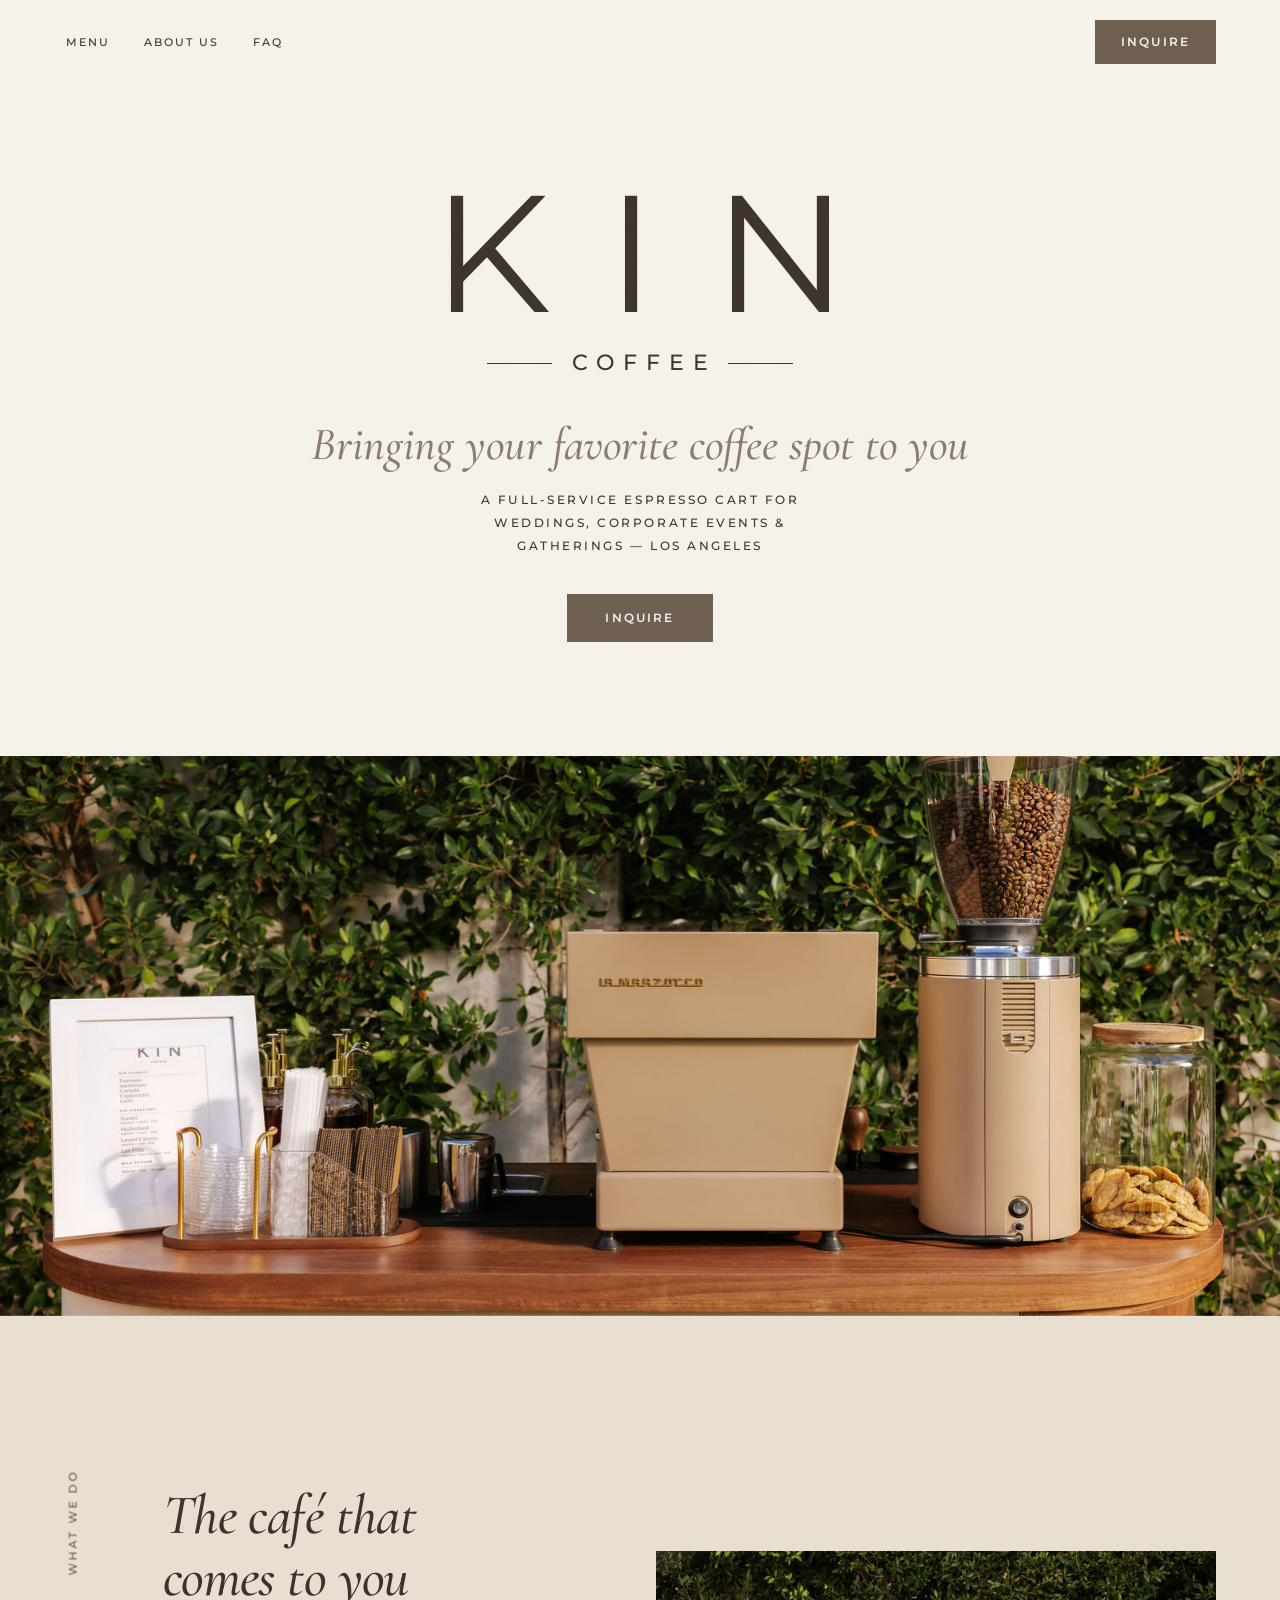
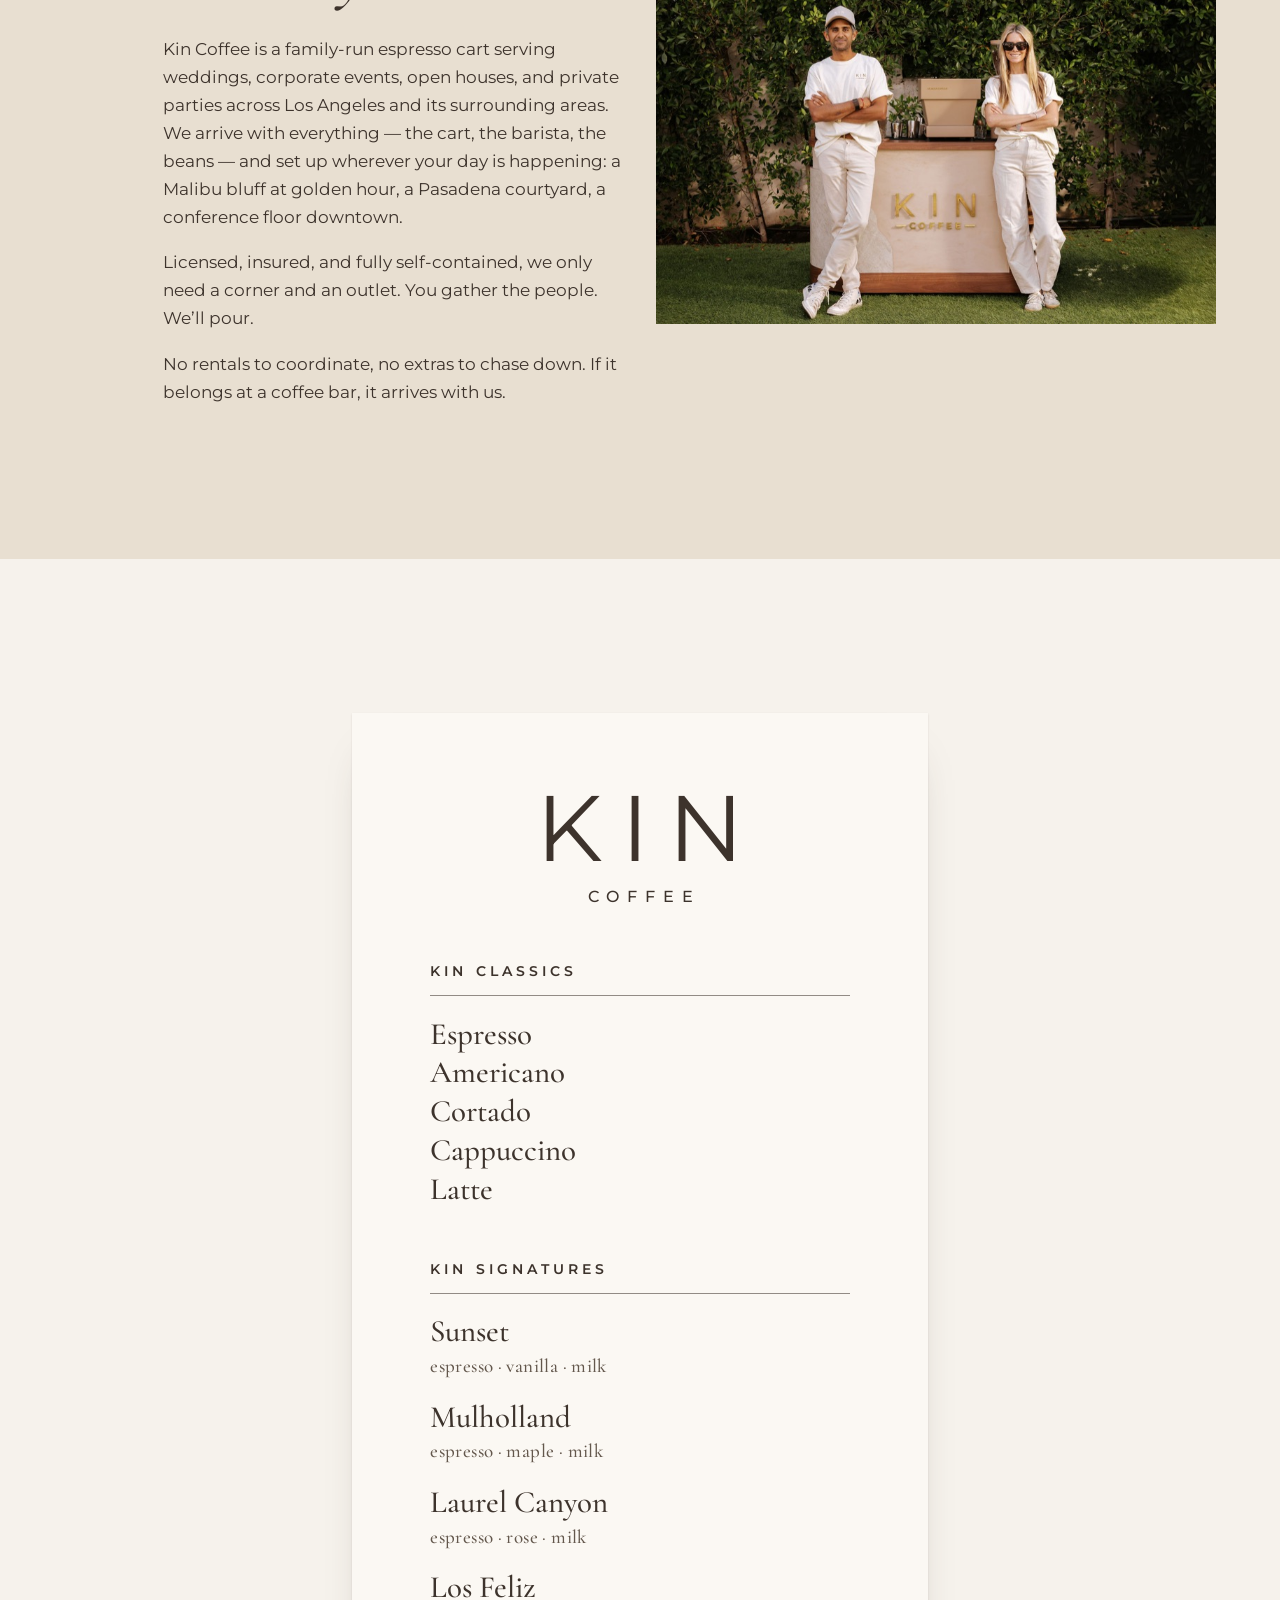
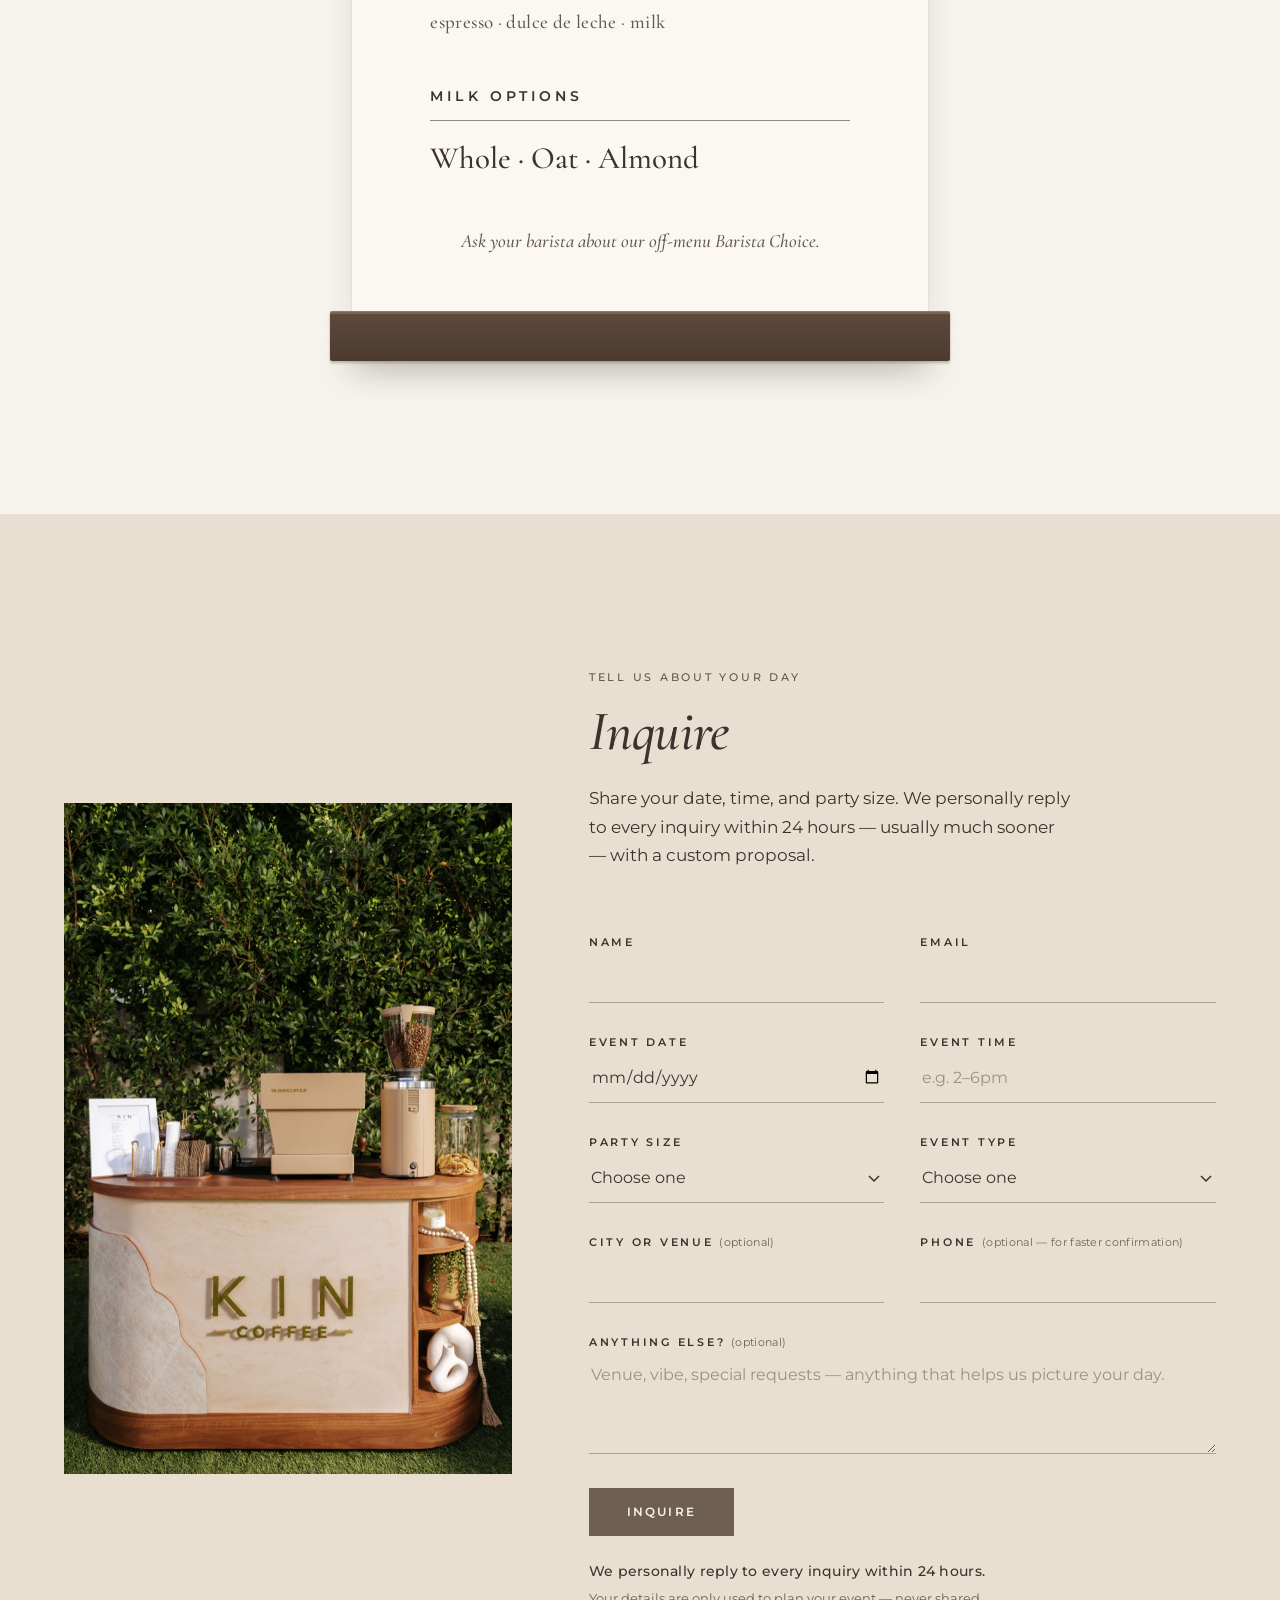
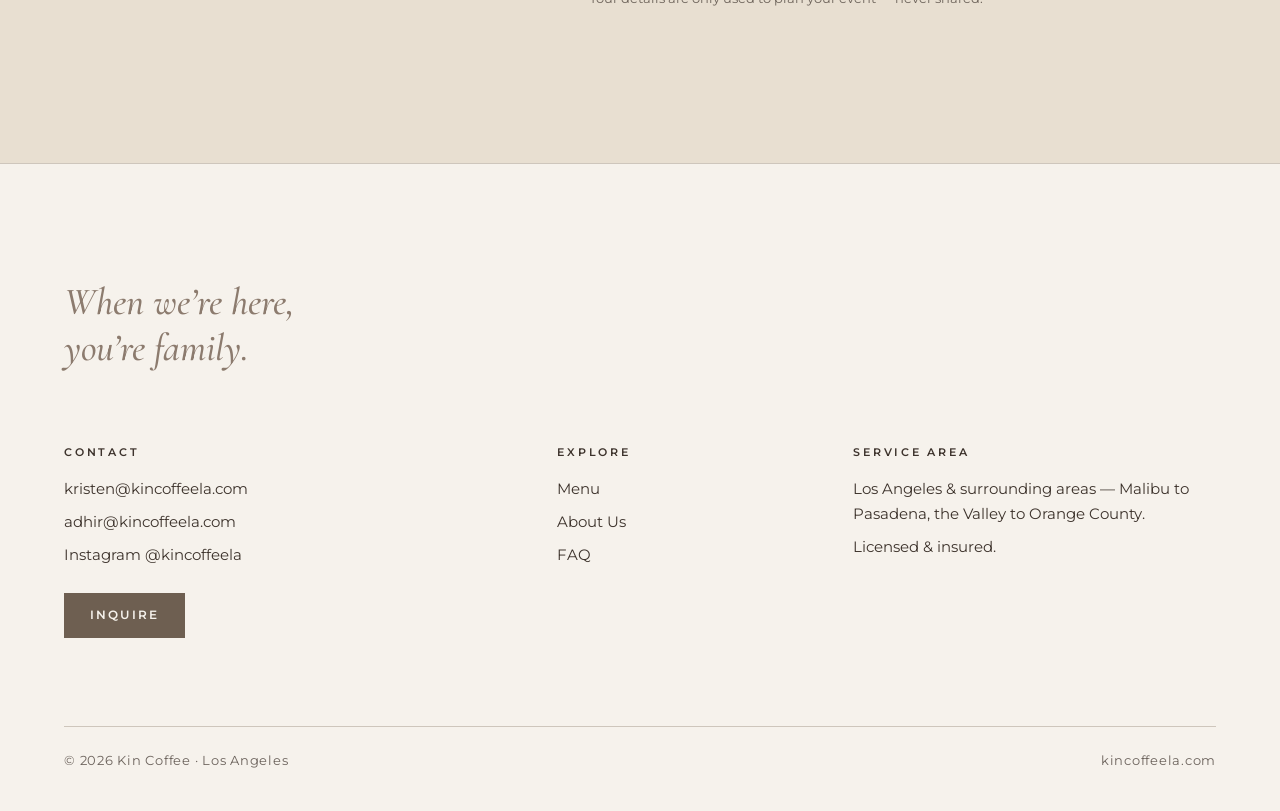
<file: v1-editorial/index.html>
<!DOCTYPE html>
<html lang="en">
<head>
  <meta charset="UTF-8">
  <meta name="robots" content="noindex">
  <title>Kin Coffee</title>
  <!-- The site moved to the root of kincoffeela.com; old /v1-editorial/ links land here. -->
  <link rel="canonical" href="https://kincoffeela.com/">
  <script>location.replace('../' + location.hash);</script>
  <meta http-equiv="refresh" content="0; url=../">
</head>
<body><a href="../">Kin Coffee</a></body>
</html>
</file>
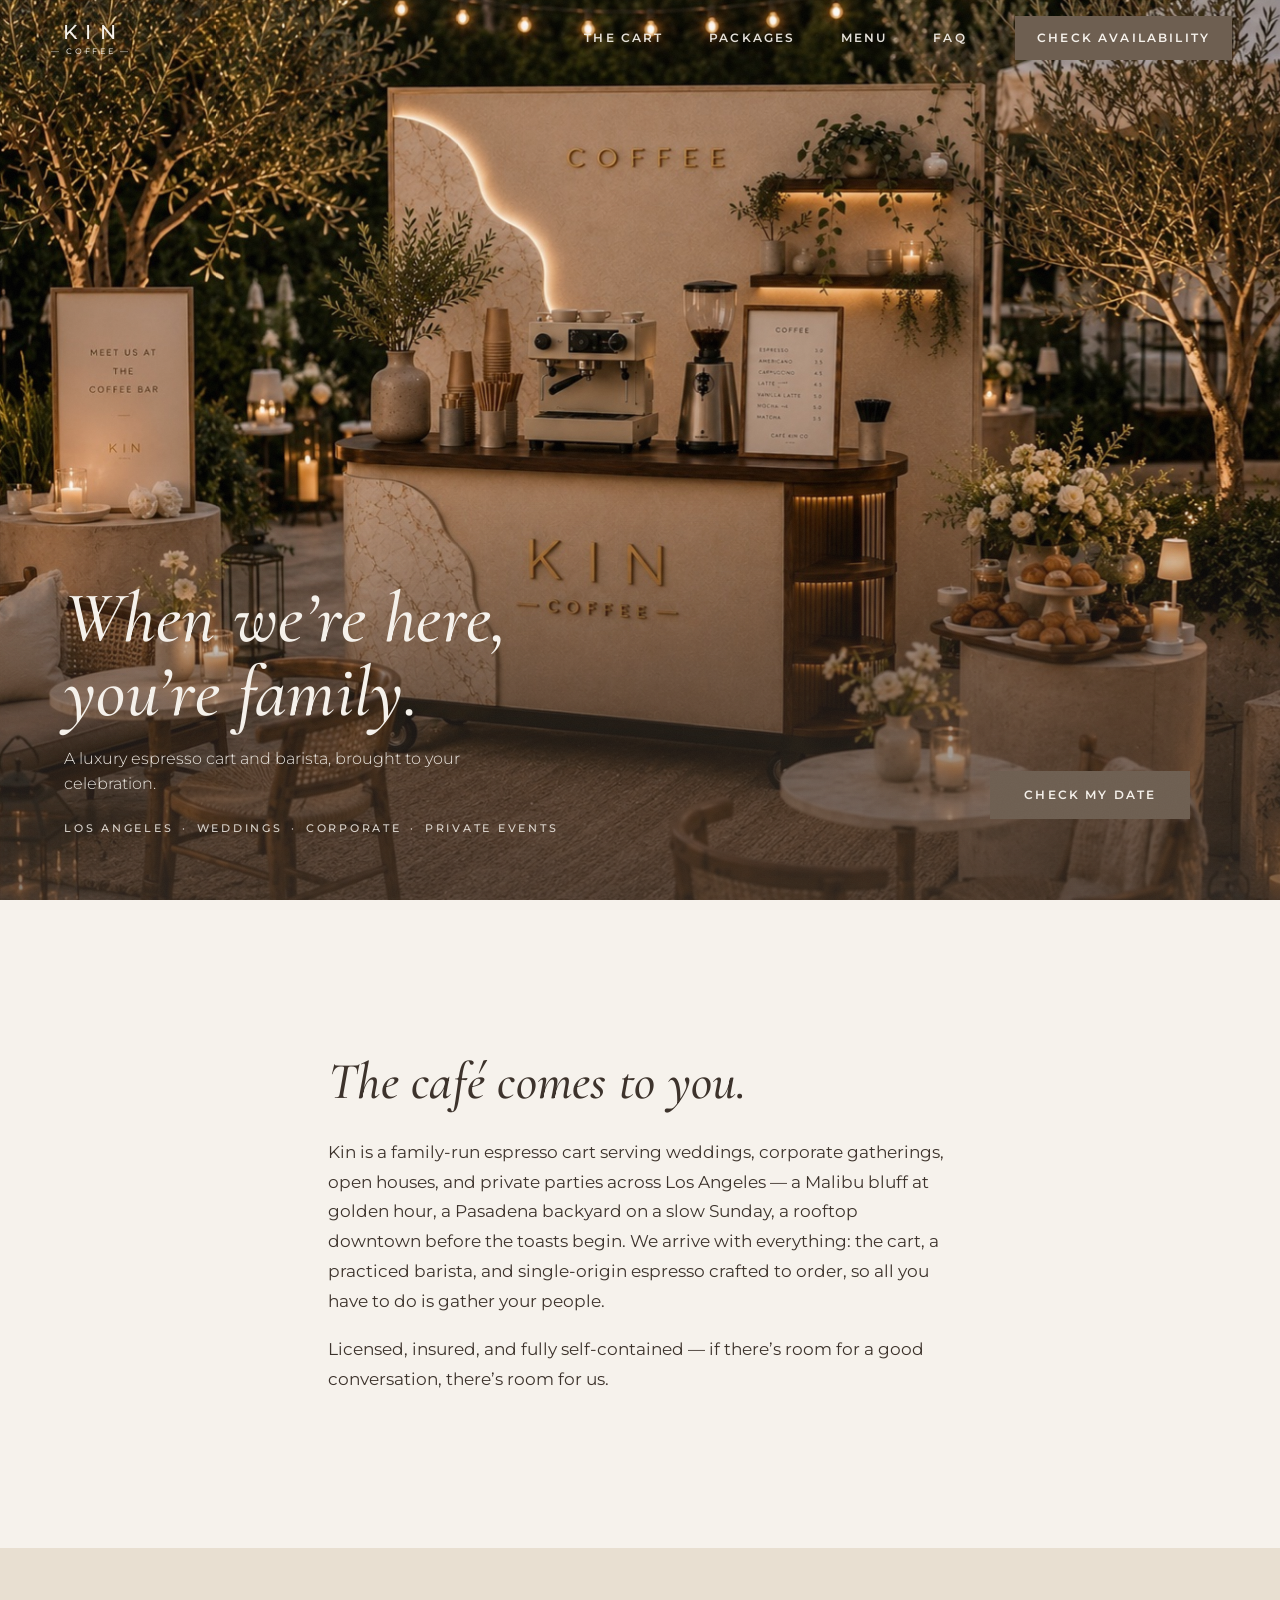
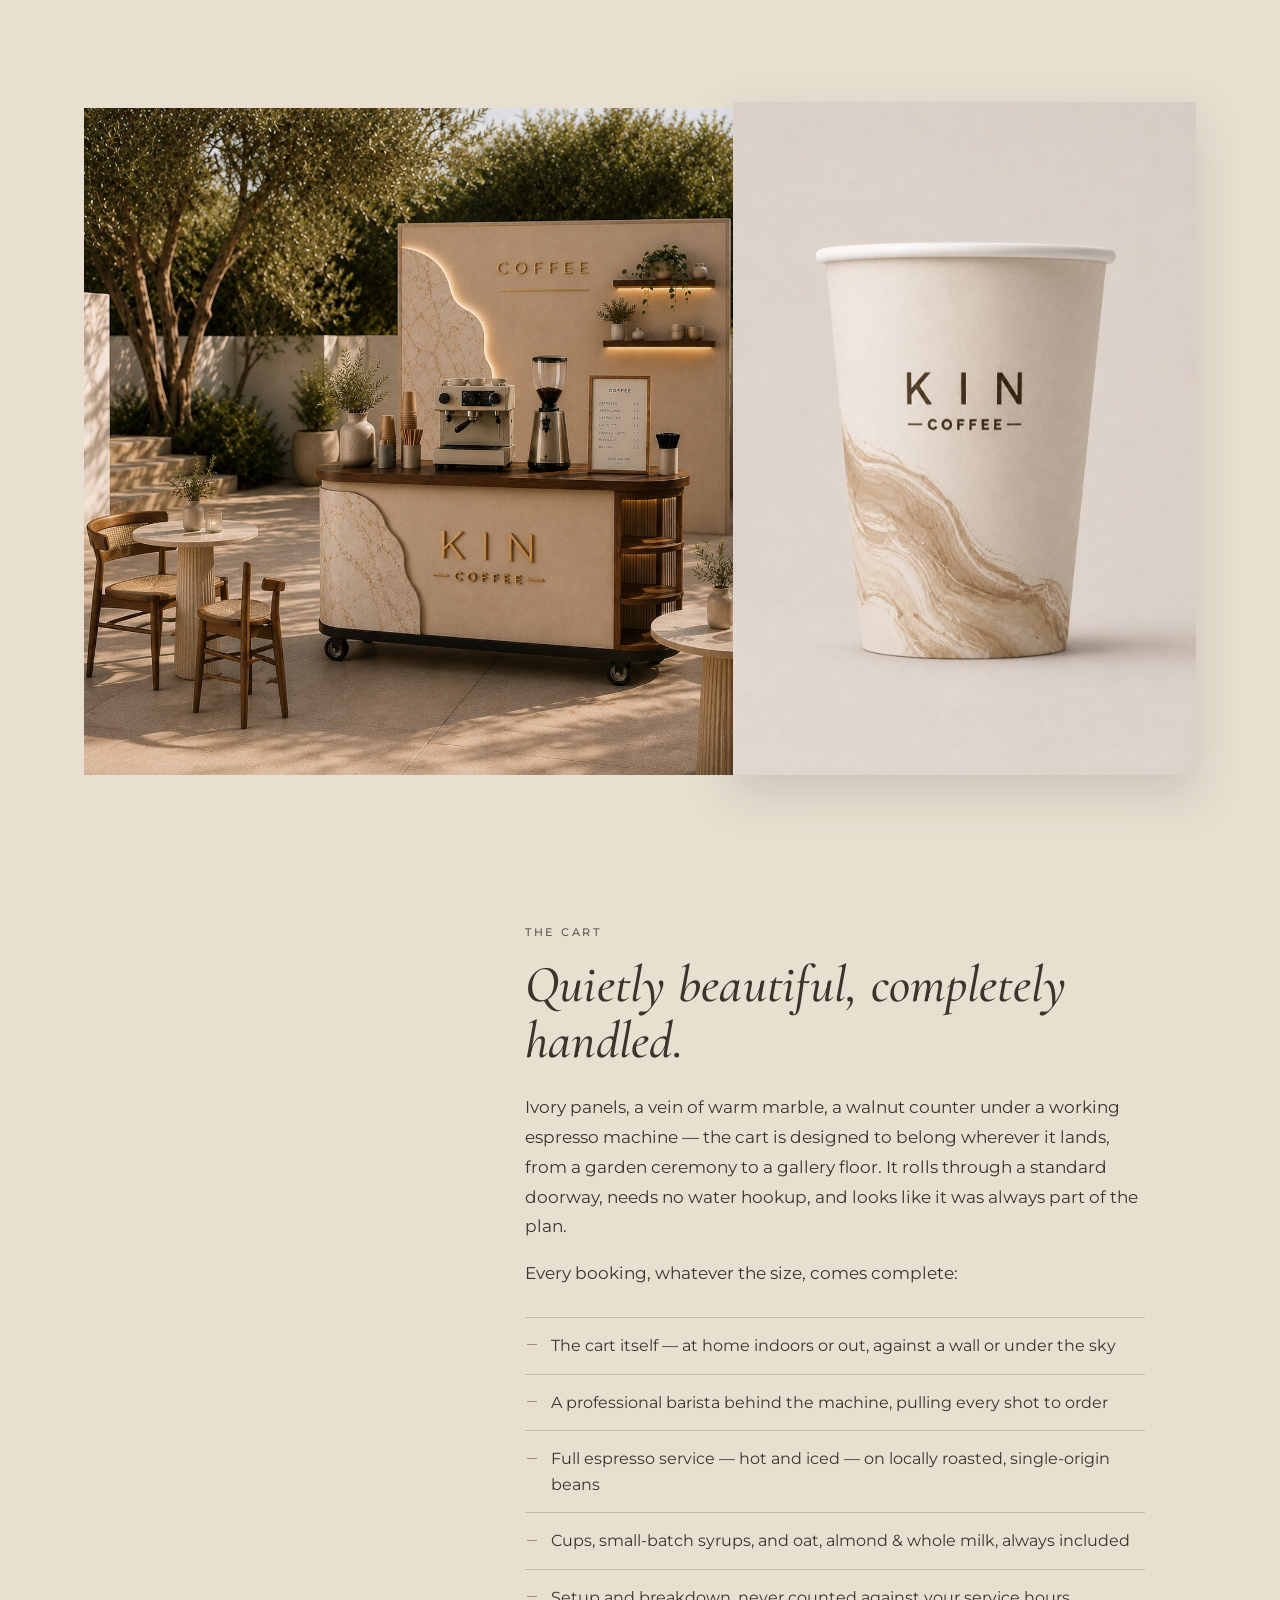
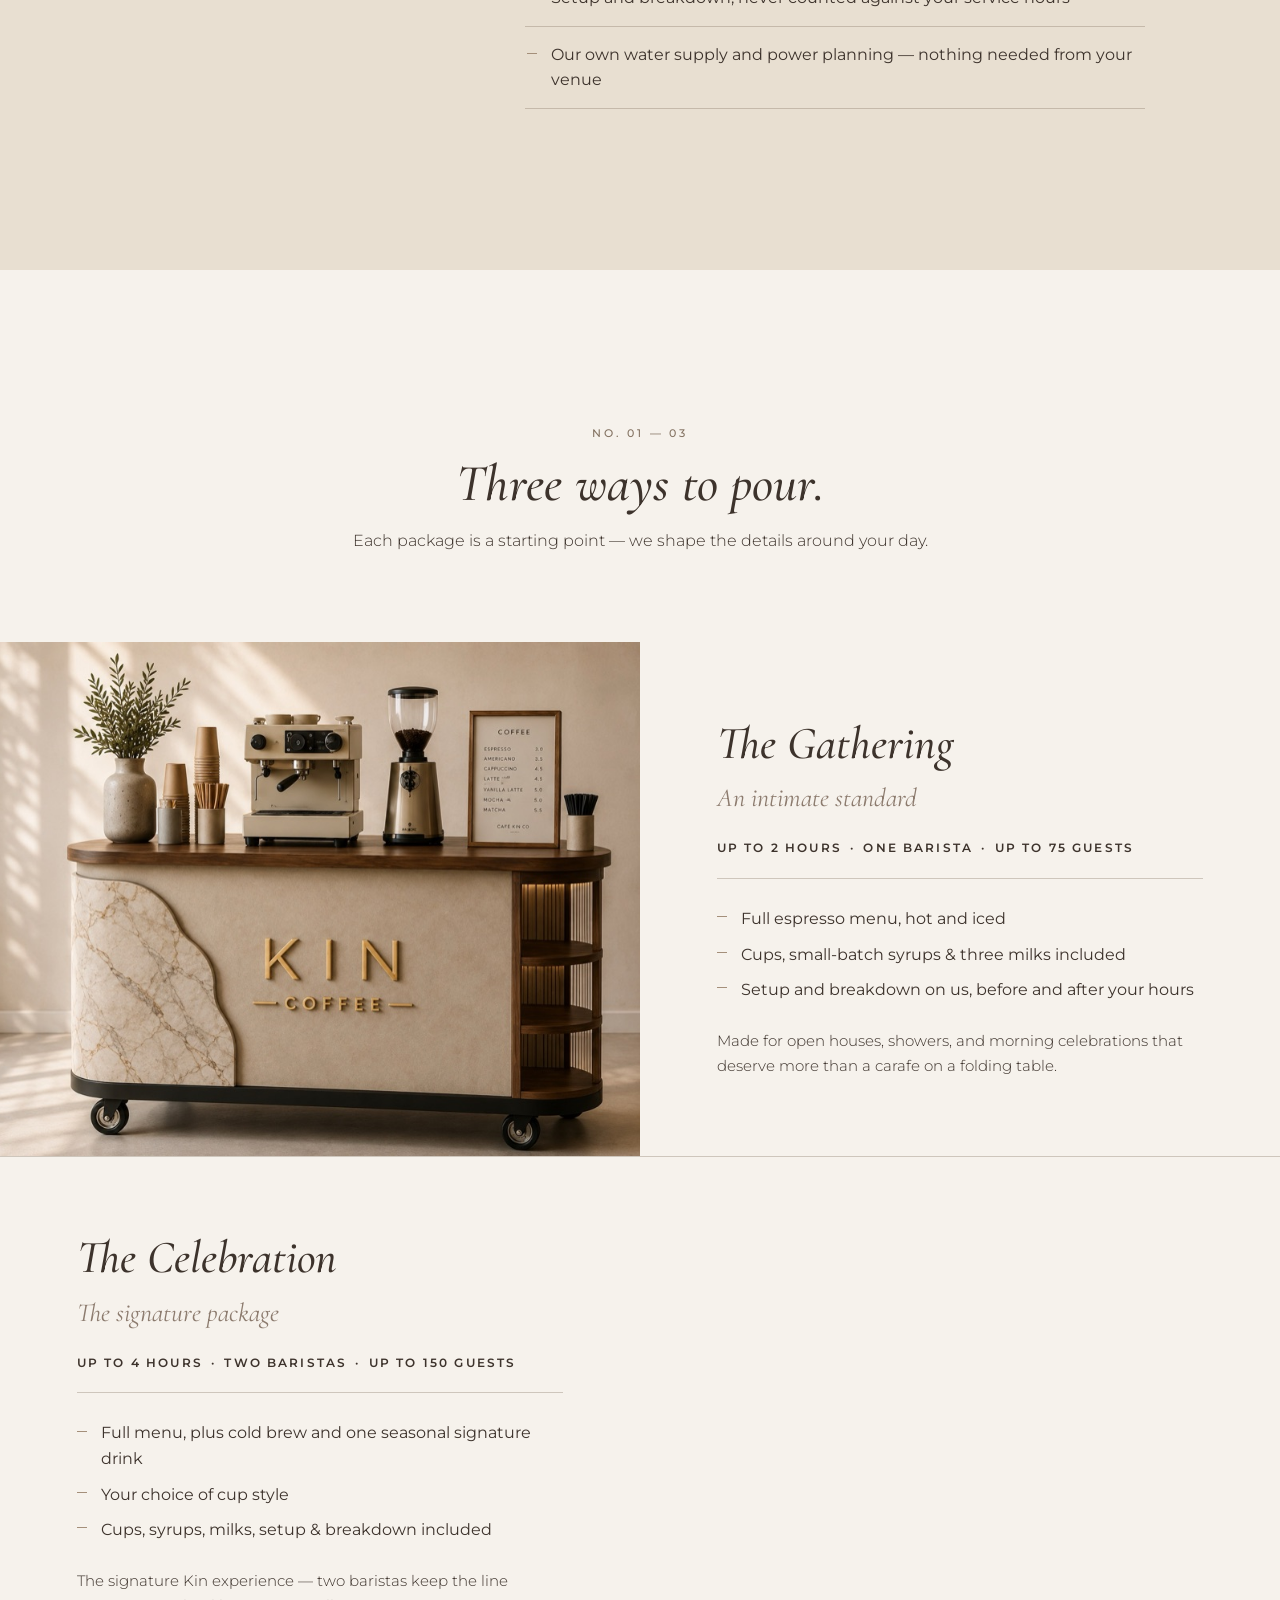
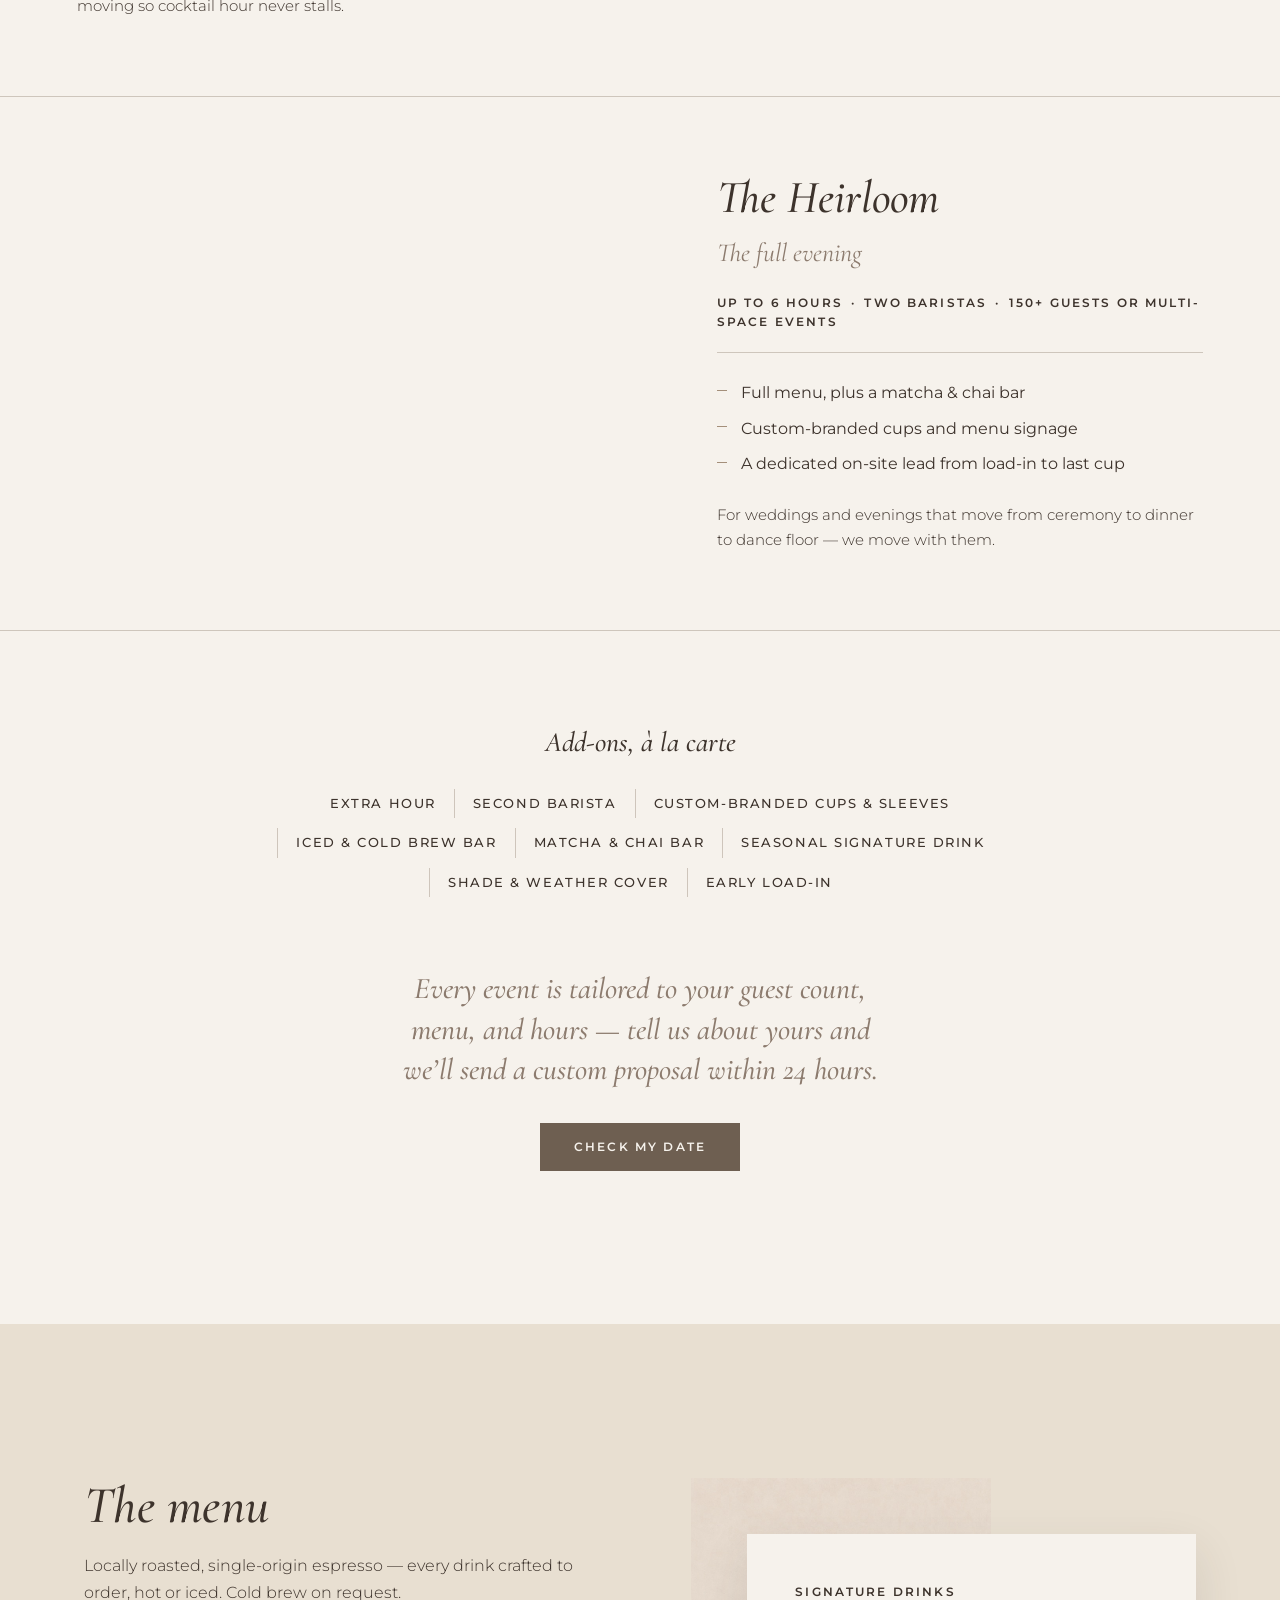
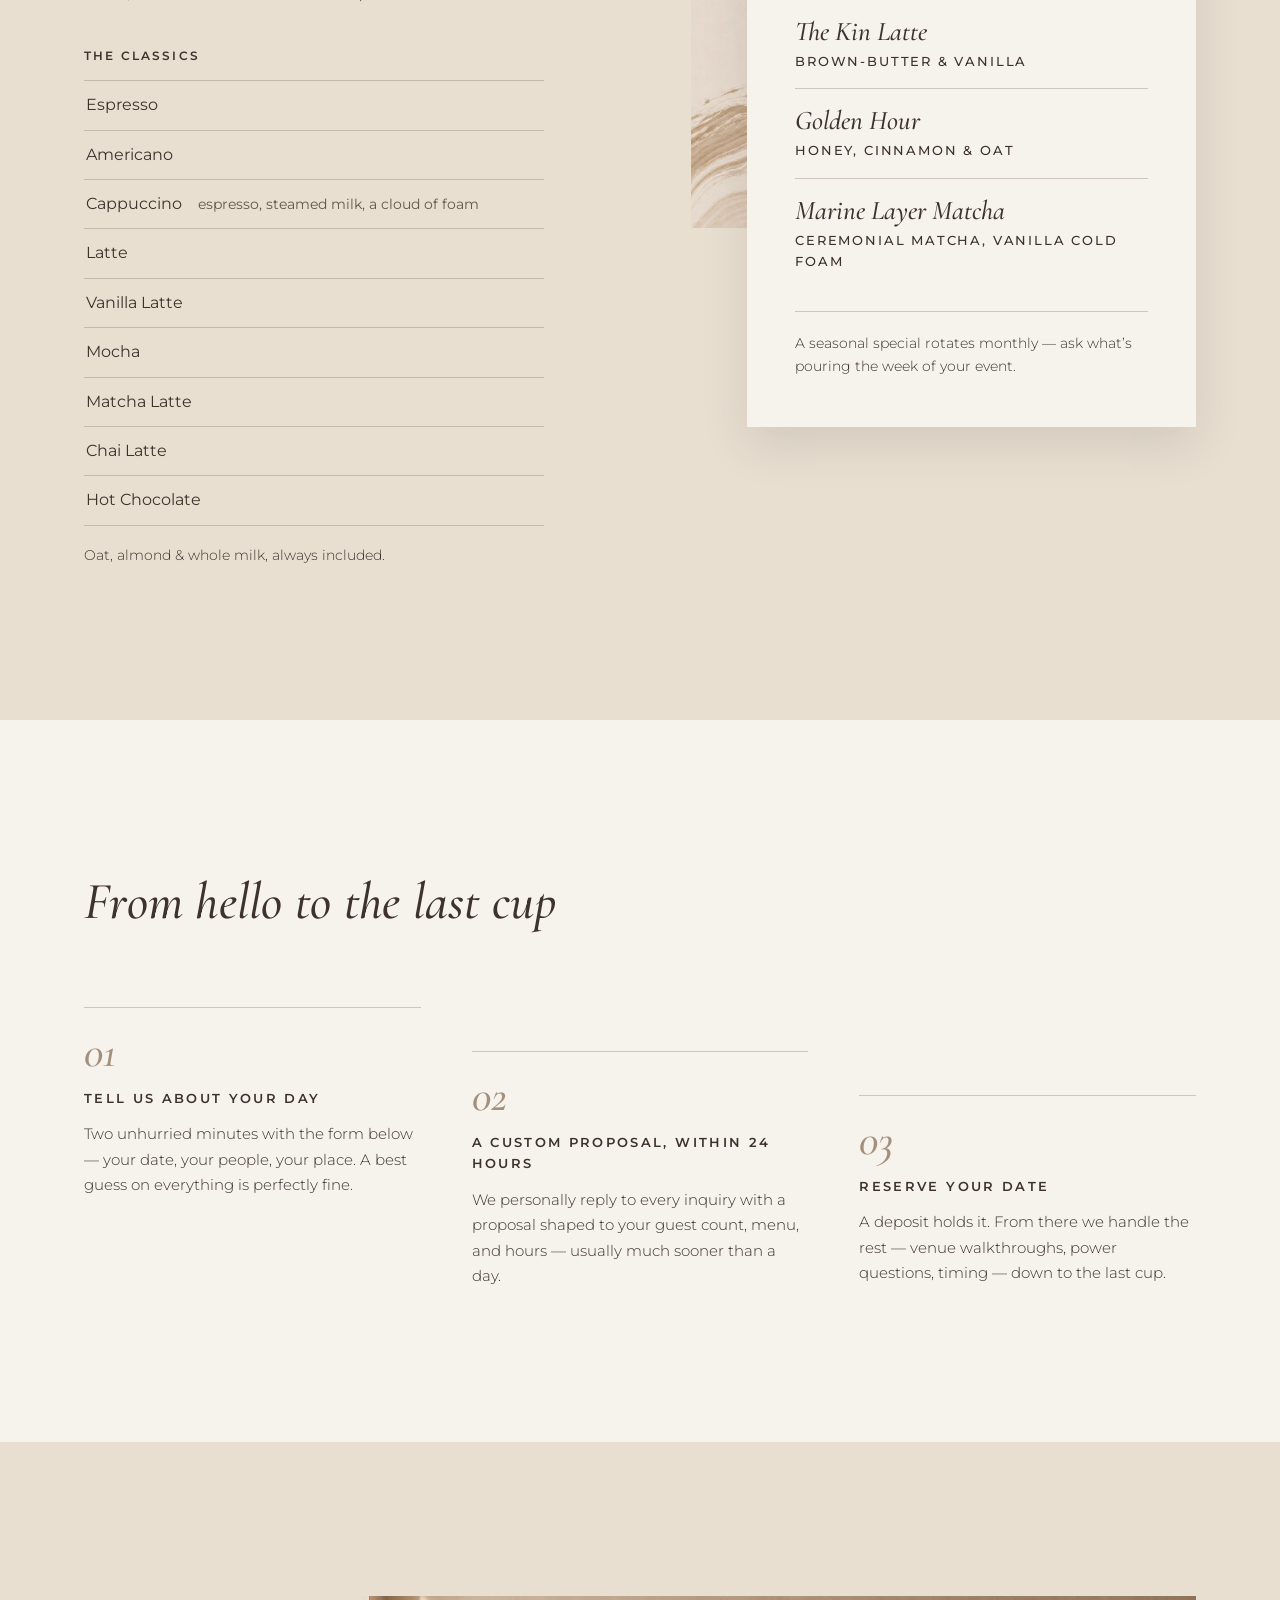
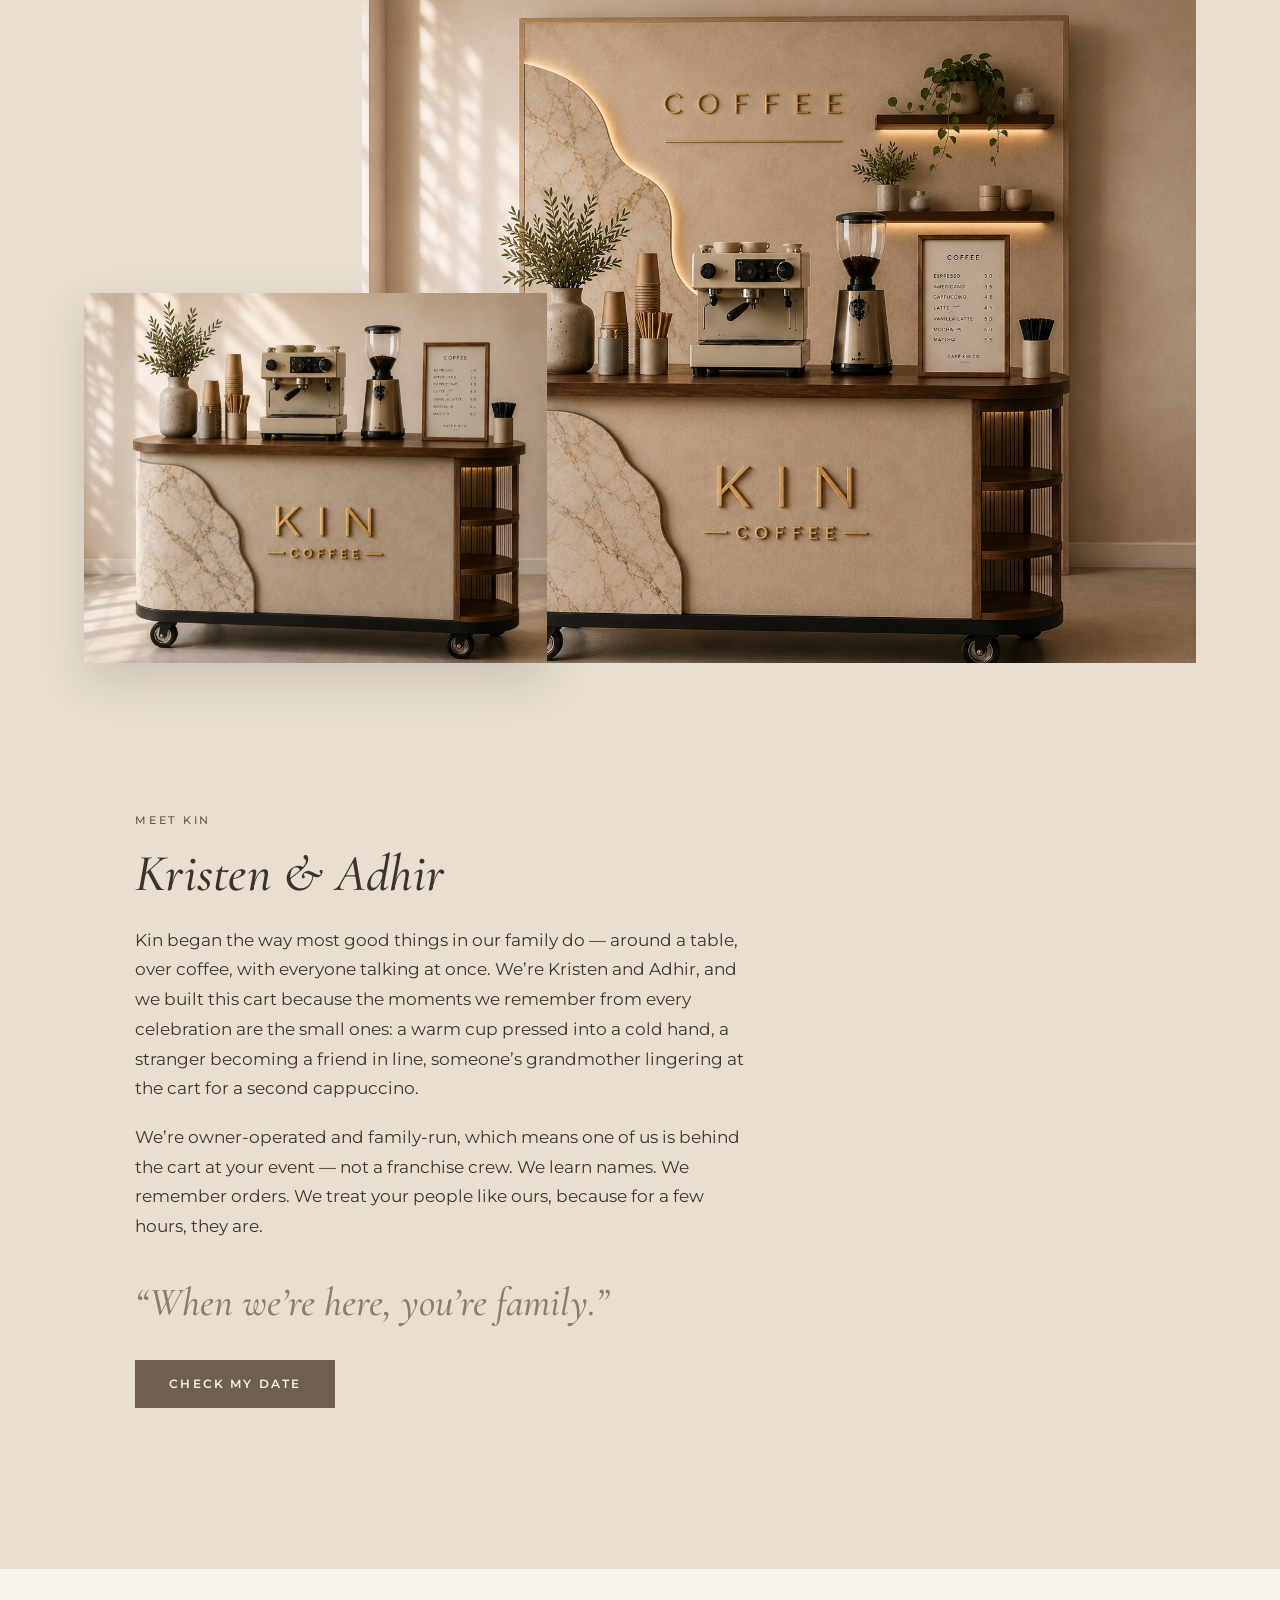
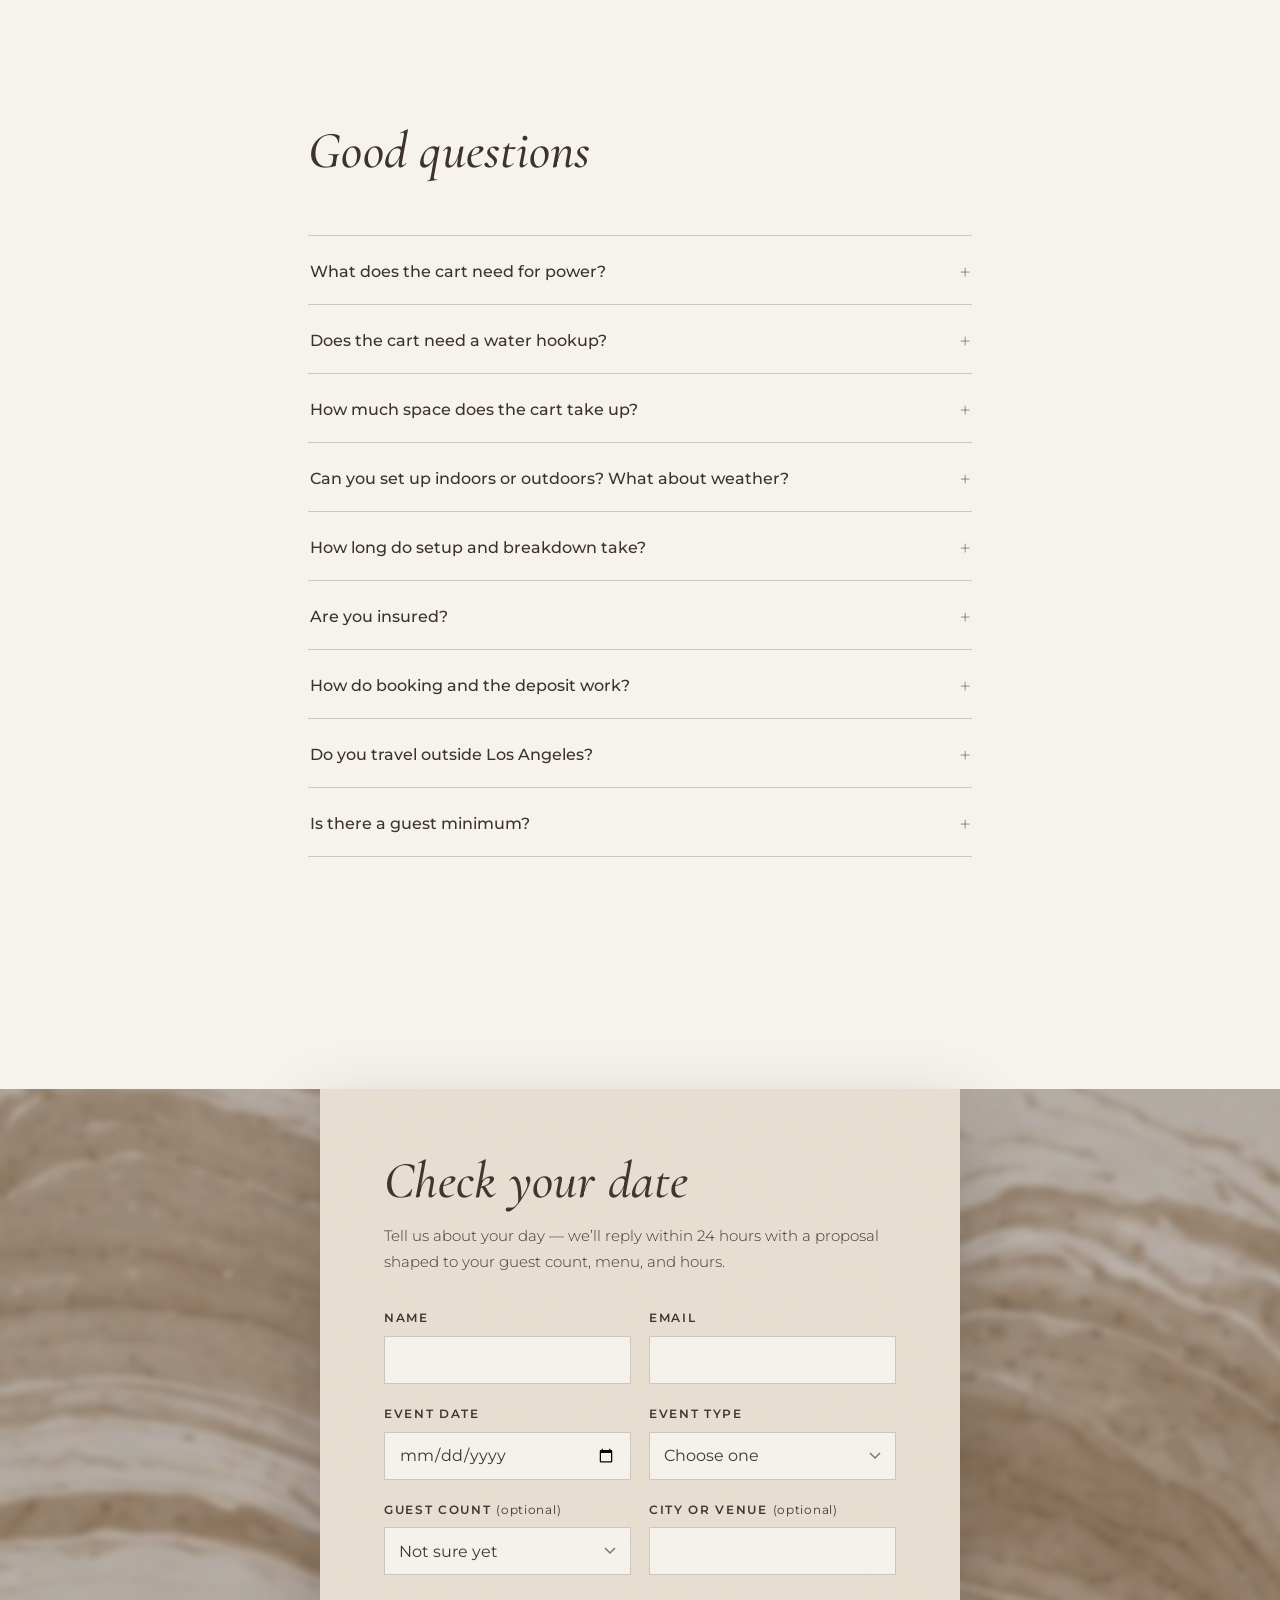
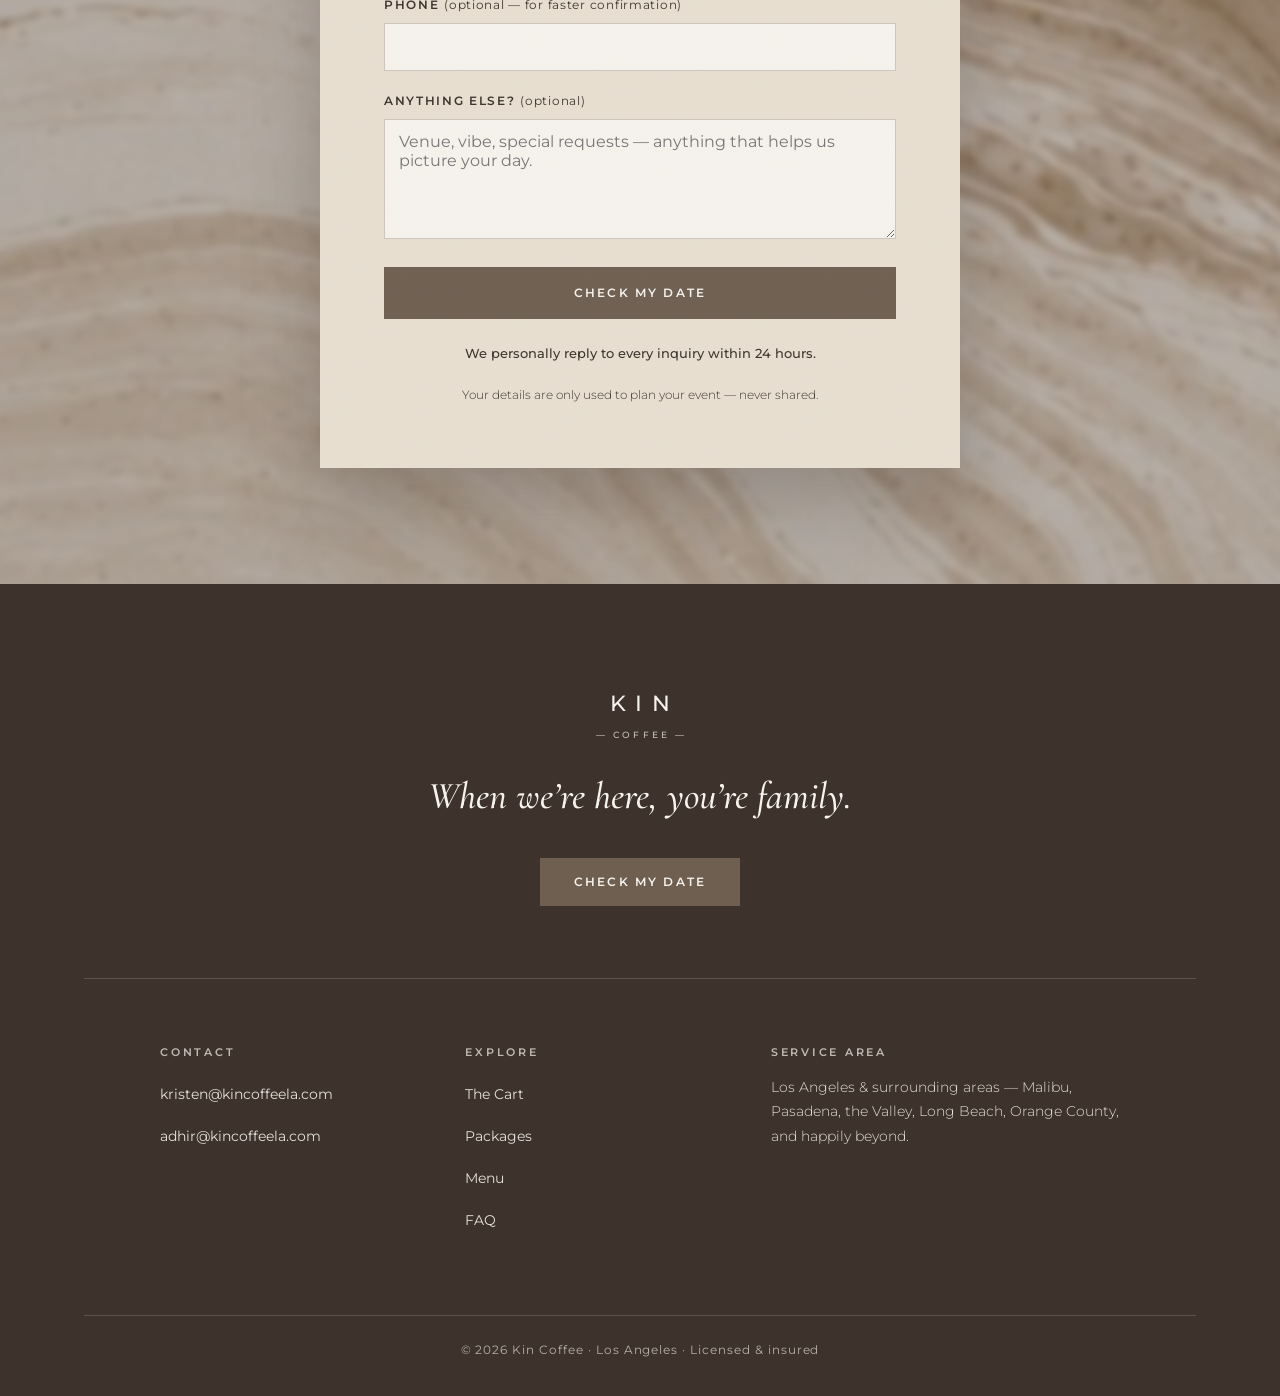
<file: v2-collage/index.html>
<!DOCTYPE html>
<html lang="en">
<head>
  <meta charset="UTF-8">
  <meta name="viewport" content="width=device-width, initial-scale=1">
  <meta name="robots" content="noindex">
  <script>document.documentElement.className += ' js';</script>
  <title>Kin Coffee — Luxury Coffee Cart Rentals for Weddings &amp; Events | Los Angeles</title>
  <meta name="description" content="A family-run luxury coffee cart for weddings, corporate events, open houses & private parties across Los Angeles. Single-origin espresso, crafted to order — we come to you.">
  <meta property="og:title" content="Kin Coffee — Luxury Coffee Cart Rentals | Los Angeles">
  <meta property="og:description" content="A family-run luxury coffee cart for weddings, corporate events & private parties across Los Angeles. When we’re here, you’re family.">
  <meta property="og:image" content="../assets/img/cart-dusk-1400.jpg">
  <meta name="theme-color" content="#F6F2EC">
  <link rel="preconnect" href="https://fonts.googleapis.com">
  <link rel="preconnect" href="https://fonts.gstatic.com" crossorigin>
  <link href="https://fonts.googleapis.com/css2?family=Cormorant+Garamond:ital,wght@0,500;0,600;1,400;1,500;1,600&family=Montserrat:wght@300;400;500;600&display=swap" rel="stylesheet">
  <link rel="preload" as="image" href="../assets/img/cart-dusk-1400.jpg"
        imagesrcset="../assets/img/cart-dusk-800.jpg 800w, ../assets/img/cart-dusk-1400.jpg 1400w"
        imagesizes="100vw" fetchpriority="high">
  <link rel="stylesheet" href="../assets/css/tokens.css">
  <link rel="stylesheet" href="style.css">
  <link rel="icon" type="image/svg+xml" href="../assets/favicon.svg">
  <script src="../assets/js/inquiry.js" defer></script>
  <script type="application/ld+json">
  {
    "@context": "https://schema.org",
    "@type": "LocalBusiness",
    "name": "Kin Coffee",
    "url": "https://www.kincoffeela.com",
    "email": "kristen@kincoffeela.com",
    "description": "Luxury coffee cart rentals for weddings, corporate events, open houses and private parties in Los Angeles and surrounding areas.",
    "areaServed": "Los Angeles"
  }
  </script>
</head>
<body class="grain">

  <a class="skip-link" href="#main">Skip to content</a>

  <header class="site-head" data-nav>
    <a class="wordmark" href="#top" aria-label="Kin Coffee — back to top">
      <span class="wordmark-kin">Kin</span>
      <span class="wordmark-coffee">— Coffee —</span>
    </a>
    <nav class="head-links" aria-label="Site sections">
      <a href="#cart">The Cart</a>
      <a href="#packages">Packages</a>
      <a href="#menu">Menu</a>
      <a href="#faq">FAQ</a>
    </nav>
    <a class="btn head-cta" href="#inquire">Check Availability</a>
  </header>

  <main id="main">

    <!-- ============ HERO ============ -->
    <section class="hero" id="top" aria-label="Welcome">
      <img class="hero-img" src="../assets/img/cart-dusk-1400.jpg"
           srcset="../assets/img/cart-dusk-800.jpg 800w, ../assets/img/cart-dusk-1400.jpg 1400w"
           sizes="100vw" width="1402" height="1122" fetchpriority="high" decoding="async"
           alt="The Kin Coffee cart at an evening reception, glowing under string lights among olive trees and candlelit tables">
      <div class="hero-scrim" aria-hidden="true"></div>
      <div class="hero-content">
        <h1 class="hero-headline">When we&rsquo;re here, you&rsquo;re family.</h1>
        <p class="hero-line">A luxury espresso cart and barista, brought to your celebration.</p>
        <p class="hero-tags">Los Angeles&ensp;&middot;&ensp;Weddings&ensp;&middot;&ensp;Corporate&ensp;&middot;&ensp;Private Events</p>
      </div>
      <a class="btn hero-cta" href="#inquire">Check My Date</a>
    </section>

    <!-- ============ INTRO ============ -->
    <section class="intro">
      <div class="intro-inner" data-reveal>
        <h2 class="intro-headline">The caf&eacute; comes to you.</h2>
        <p>Kin is a family-run espresso cart serving weddings, corporate gatherings, open houses,
        and private parties across Los Angeles &mdash; a Malibu bluff at golden hour, a Pasadena
        backyard on a slow Sunday, a rooftop downtown before the toasts begin. We arrive with
        everything: the cart, a practiced barista, and single-origin espresso crafted to order,
        so all you have to do is gather your people.</p>
        <p>Licensed, insured, and fully self-contained &mdash; if there&rsquo;s room for a good
        conversation, there&rsquo;s room for us.</p>
      </div>
    </section>

    <!-- ============ THE EXPERIENCE / THE CART ============ -->
    <section class="experience" id="cart">
      <div class="wrap">
        <div class="collage" data-reveal-stagger>
          <figure class="collage-large" data-reveal>
            <img src="../assets/img/cart-day-800.jpg"
                 srcset="../assets/img/cart-day-800.jpg 800w, ../assets/img/cart-day-1400.jpg 1400w"
                 sizes="(min-width: 720px) 72vw, 100vw" width="800" height="640"
                 loading="lazy" decoding="async"
                 alt="The Kin Coffee cart on a sunny stone patio, set among caf&eacute; tables, olive trees, and a market umbrella">
          </figure>
          <figure class="collage-small" data-reveal>
            <img src="../assets/img/cup-600.jpg"
                 srcset="../assets/img/cup-600.jpg 600w, ../assets/img/cup-1040.jpg 1040w"
                 sizes="(min-width: 720px) 30vw, 45vw" width="600" height="872"
                 loading="lazy" decoding="async"
                 alt="An ivory Kin Coffee cup with a caramel marbled pattern sweeping across its base">
          </figure>
        </div>

        <div class="experience-text">
          <p class="eyebrow experience-label" data-reveal>The Cart</p>
          <h2 data-reveal>Quietly beautiful, completely handled.</h2>
          <div class="experience-prose" data-reveal>
            <p>Ivory panels, a vein of warm marble, a walnut counter under a working espresso
            machine &mdash; the cart is designed to belong wherever it lands, from a garden
            ceremony to a gallery floor. It rolls through a standard doorway, needs no water
            hookup, and looks like it was always part of the plan.</p>
            <p>Every booking, whatever the size, comes complete:</p>
          </div>
          <ul class="included-list" data-reveal-stagger>
            <li data-reveal>The cart itself &mdash; at home indoors or out, against a wall or under the sky</li>
            <li data-reveal>A professional barista behind the machine, pulling every shot to order</li>
            <li data-reveal>Full espresso service &mdash; hot and iced &mdash; on locally roasted, single-origin beans</li>
            <li data-reveal>Cups, small-batch syrups, and oat, almond &amp; whole milk, always included</li>
            <li data-reveal>Setup and breakdown, never counted against your service hours</li>
            <li data-reveal>Our own water supply and power planning &mdash; nothing needed from your venue</li>
          </ul>
        </div>
      </div>
    </section>

    <!-- ============ PACKAGES ============ -->
    <section class="packages" id="packages">
      <header class="packages-head wrap" data-reveal>
        <p class="packages-index" aria-hidden="true">No. 01 &mdash; 03</p>
        <h2>Three ways to pour.</h2>
        <p class="packages-intro">Each package is a starting point &mdash; we shape the details
        around your day.</p>
      </header>

      <article class="tier" data-reveal>
        <figure class="tier-photo">
          <img src="../assets/img/cart-studio-800.jpg"
               srcset="../assets/img/cart-studio-800.jpg 800w, ../assets/img/cart-studio-1400.jpg 1400w"
               sizes="(min-width: 900px) 50vw, 100vw" width="800" height="640"
               loading="lazy" decoding="async"
               alt="A close view of the Kin Coffee cart: marble front panel, walnut counter, espresso machine, and a hand-lettered menu board">
        </figure>
        <div class="tier-text">
          <h3 class="tier-name">The Gathering</h3>
          <p class="tier-tag">An intimate standard</p>
          <p class="tier-spec">Up to 2 hours&ensp;&middot;&ensp;One barista&ensp;&middot;&ensp;Up to 75 guests</p>
          <ul class="tier-list">
            <li>Full espresso menu, hot and iced</li>
            <li>Cups, small-batch syrups &amp; three milks included</li>
            <li>Setup and breakdown on us, before and after your hours</li>
          </ul>
          <p class="tier-note">Made for open houses, showers, and morning celebrations that
          deserve more than a carafe on a folding table.</p>
        </div>
      </article>
      <hr class="rule tier-rule">

      <article class="tier tier--flip" data-reveal>
        <figure class="tier-photo">
          <img src="../assets/img/cart-day-800.jpg"
               srcset="../assets/img/cart-day-800.jpg 800w, ../assets/img/cart-day-1400.jpg 1400w"
               sizes="(min-width: 900px) 50vw, 100vw" width="800" height="640"
               loading="lazy" decoding="async"
               alt="The Kin Coffee cart serving on a bright patio, umbrella open, tables dressed for a daytime celebration">
        </figure>
        <div class="tier-text">
          <h3 class="tier-name">The Celebration</h3>
          <p class="tier-tag">The signature package</p>
          <p class="tier-spec">Up to 4 hours&ensp;&middot;&ensp;Two baristas&ensp;&middot;&ensp;Up to 150 guests</p>
          <ul class="tier-list">
            <li>Full menu, plus cold brew and one seasonal signature drink</li>
            <li>Your choice of cup style</li>
            <li>Cups, syrups, milks, setup &amp; breakdown included</li>
          </ul>
          <p class="tier-note">The signature Kin experience &mdash; two baristas keep the line
          moving so cocktail hour never stalls.</p>
        </div>
      </article>
      <hr class="rule tier-rule">

      <article class="tier" data-reveal>
        <figure class="tier-photo">
          <img src="../assets/img/cart-dusk-800.jpg"
               srcset="../assets/img/cart-dusk-800.jpg 800w, ../assets/img/cart-dusk-1400.jpg 1400w"
               sizes="(min-width: 900px) 50vw, 100vw" width="800" height="640"
               loading="lazy" decoding="async"
               alt="The Kin Coffee cart at dusk, string lights overhead and candles flickering on the surrounding tables">
        </figure>
        <div class="tier-text">
          <h3 class="tier-name">The Heirloom</h3>
          <p class="tier-tag">The full evening</p>
          <p class="tier-spec">Up to 6 hours&ensp;&middot;&ensp;Two baristas&ensp;&middot;&ensp;150+ guests or multi-space events</p>
          <ul class="tier-list">
            <li>Full menu, plus a matcha &amp; chai bar</li>
            <li>Custom-branded cups and menu signage</li>
            <li>A dedicated on-site lead from load-in to last cup</li>
          </ul>
          <p class="tier-note">For weddings and evenings that move from ceremony to dinner to
          dance floor &mdash; we move with them.</p>
        </div>
      </article>
      <hr class="rule tier-rule">

      <div class="addons wrap" data-reveal>
        <h3 class="addons-title">Add-ons, &agrave; la carte</h3>
        <ul class="addons-list">
          <li>Extra hour</li>
          <li>Second barista</li>
          <li>Custom-branded cups &amp; sleeves</li>
          <li>Iced &amp; cold brew bar</li>
          <li>Matcha &amp; chai bar</li>
          <li>Seasonal signature drink</li>
          <li>Shade &amp; weather cover</li>
          <li>Early load-in</li>
        </ul>
      </div>

      <div class="packages-cta wrap" data-reveal>
        <p class="why-no-price">Every event is tailored to your guest count, menu, and hours
        &mdash; tell us about yours and we&rsquo;ll send a custom proposal within 24 hours.</p>
        <a class="btn" href="#inquire">Check My Date</a>
      </div>
    </section>

    <!-- ============ MENU ============ -->
    <section class="menu" id="menu">
      <div class="wrap menu-grid">
        <div class="menu-classics" data-reveal>
          <h2>The menu</h2>
          <p class="menu-lede">Locally roasted, single-origin espresso &mdash; every drink
          crafted to order, hot or iced. Cold brew on request.</p>
          <h3 class="menu-subhead">The classics</h3>
          <ul class="drink-list">
            <li>Espresso</li>
            <li>Americano</li>
            <li>Cappuccino <span class="drink-note">espresso, steamed milk, a cloud of foam</span></li>
            <li>Latte</li>
            <li>Vanilla Latte</li>
            <li>Mocha</li>
            <li>Matcha Latte</li>
            <li>Chai Latte</li>
            <li>Hot Chocolate</li>
          </ul>
          <p class="menu-milks">Oat, almond &amp; whole milk, always included.</p>
        </div>

        <div class="menu-right" data-reveal>
          <img class="menu-art" src="../assets/img/texture-marble-left-760.jpg" alt=""
               width="760" height="887" loading="lazy" decoding="async">
          <div class="menu-sig">
            <h3 class="menu-subhead">Signature drinks</h3>
            <!-- EDIT-ME: signature drink names & descriptions — swap freely as the menu evolves -->
            <dl class="sig-list">
              <div class="sig">
                <dt>The Kin Latte</dt>
                <dd>brown-butter &amp; vanilla</dd>
              </div>
              <div class="sig">
                <dt>Golden Hour</dt>
                <dd>honey, cinnamon &amp; oat</dd>
              </div>
              <div class="sig">
                <dt>Marine Layer Matcha</dt>
                <dd>ceremonial matcha, vanilla cold foam</dd>
              </div>
            </dl>
            <p class="sig-seasonal">A seasonal special rotates monthly &mdash; ask what&rsquo;s
            pouring the week of your event.</p>
          </div>
        </div>
      </div>
    </section>

    <!-- ============ HOW IT WORKS ============ -->
    <section class="how">
      <div class="wrap">
        <h2 data-reveal>From hello to the last cup</h2>
        <ol class="steps" data-reveal-stagger>
          <li class="step" data-reveal>
            <p class="step-num" aria-hidden="true">01</p>
            <h3>Tell us about your day</h3>
            <p>Two unhurried minutes with the form below &mdash; your date, your people, your
            place. A best guess on everything is perfectly fine.</p>
          </li>
          <li class="step" data-reveal>
            <p class="step-num" aria-hidden="true">02</p>
            <h3>A custom proposal, within 24 hours</h3>
            <p>We personally reply to every inquiry with a proposal shaped to your guest count,
            menu, and hours &mdash; usually much sooner than a day.</p>
          </li>
          <li class="step" data-reveal>
            <p class="step-num" aria-hidden="true">03</p>
            <h3>Reserve your date</h3>
            <p>A deposit holds it. From there we handle the rest &mdash; venue walkthroughs,
            power questions, timing &mdash; down to the last cup.</p>
          </li>
        </ol>
      </div>
    </section>

    <!-- ============ FOUNDERS ============ -->
    <section class="founders">
      <div class="wrap">
        <div class="collage collage--mirror" data-reveal-stagger>
          <figure class="collage-large" data-reveal>
            <img src="../assets/img/cart-backdrop-800.jpg"
                 srcset="../assets/img/cart-backdrop-800.jpg 800w, ../assets/img/cart-backdrop-1400.jpg 1400w"
                 sizes="(min-width: 720px) 72vw, 100vw" width="800" height="640"
                 loading="lazy" decoding="async"
                 alt="The Kin Coffee cart in front of its ivory backdrop wall, warm-lit shelves of greenery beneath a brass COFFEE sign">
          </figure>
          <figure class="collage-small" data-reveal>
            <img src="../assets/img/cart-studio-800.jpg"
                 srcset="../assets/img/cart-studio-800.jpg 800w, ../assets/img/cart-studio-1400.jpg 1400w"
                 sizes="(min-width: 720px) 34vw, 55vw" width="800" height="640"
                 loading="lazy" decoding="async"
                 alt="Detail of the Kin Coffee cart&rsquo;s counter: espresso machine, grinder, stacked cups, and a sprig of olive">
          </figure>
        </div>

        <div class="founders-text">
          <p class="eyebrow founders-label" data-reveal>Meet Kin</p>
          <h2 data-reveal>Kristen &amp; Adhir</h2>
          <div class="founders-prose" data-reveal>
            <!-- EDIT-ME: personalize this story — how you met, why coffee, a real detail from your first pop-up -->
            <p>Kin began the way most good things in our family do &mdash; around a table, over
            coffee, with everyone talking at once. We&rsquo;re Kristen and Adhir, and we built
            this cart because the moments we remember from every celebration are the small ones:
            a warm cup pressed into a cold hand, a stranger becoming a friend in line, someone&rsquo;s
            grandmother lingering at the cart for a second cappuccino.</p>
            <!-- EDIT-ME: add a line about your neighborhood, your kids/pets, or your first event -->
            <p>We&rsquo;re owner-operated and family-run, which means one of us is behind the cart
            at your event &mdash; not a franchise crew. We learn names. We remember orders. We
            treat your people like ours, because for a few hours, they are.</p>
          </div>
          <p class="founders-tagline" data-reveal>&ldquo;When we&rsquo;re here, you&rsquo;re family.&rdquo;</p>
          <a class="btn" href="#inquire" data-reveal>Check My Date</a>
        </div>
      </div>
      <!-- SLOT: real reviews/venues once earned -->
    </section>

    <!-- ============ FAQ ============ -->
    <section class="faq" id="faq">
      <div class="faq-inner" data-reveal>
        <h2>Good questions</h2>
        <div class="faq-list" data-accordion>
          <details>
            <summary>What does the cart need for power?</summary>
            <div class="faq-body">
              <p>One dedicated 110V, 15&ndash;20 amp outlet within about 25 feet of the cart
              &mdash; the standard household kind. It shouldn&rsquo;t be shared with the DJ or
              lighting rig; espresso machines are thirsty. For venues without power, we bring a
              quiet generator.</p>
            </div>
          </details>
          <details>
            <summary>Does the cart need a water hookup?</summary>
            <div class="faq-body">
              <p>No &mdash; the cart is fully self-contained. We arrive with everything we need,
              water included.</p>
            </div>
          </details>
          <details>
            <summary>How much space does the cart take up?</summary>
            <div class="faq-body">
              <p>Roughly six by six feet &mdash; an eight-by-four-foot footprint is even more
              comfortable. The cart looks its best set against a wall or backdrop, but it&rsquo;s
              happy anywhere your layout allows.</p>
            </div>
          </details>
          <details>
            <summary>Can you set up indoors or outdoors? What about weather?</summary>
            <div class="faq-body">
              <p>Both. Indoors, the cart rolls through any standard doorway. Outdoors, we serve
              rain or shine with a covered setup &mdash; and if severe weather forces a
              cancellation, we&rsquo;ll reschedule in good faith.</p>
            </div>
          </details>
          <details>
            <summary>How long do setup and breakdown take?</summary>
            <div class="faq-body">
              <p>About 45 minutes to set up and 30 to break down &mdash; never counted against
              your service hours. You book the pouring time; the bookends are on us.</p>
            </div>
          </details>
          <details>
            <summary>Are you insured?</summary>
            <div class="faq-body">
              <p>Yes &mdash; we carry general liability insurance, and we&rsquo;re glad to send a
              certificate of insurance directly to your venue on request.</p>
            </div>
          </details>
          <details>
            <summary>How do booking and the deposit work?</summary>
            <div class="faq-body">
              <p>A deposit holds your date, with the balance due about a week before the event.
              We recommend reaching out four to eight weeks ahead, though last-minute dates are
              always welcome when the calendar allows.</p>
            </div>
          </details>
          <details>
            <summary>Do you travel outside Los Angeles?</summary>
            <div class="faq-body">
              <p>Travel is included across LA and surrounding areas &mdash; Malibu to Pasadena,
              the Valley to Long Beach. Beyond that, a modest travel fee applies, always disclosed
              upfront in your proposal. Never a surprise.</p>
            </div>
          </details>
          <details>
            <summary>Is there a guest minimum?</summary>
            <div class="faq-body">
              <p>None. We&rsquo;ve designed packages for intimate open houses and 300-cup
              receptions alike, and we bring the same care to both.</p>
            </div>
          </details>
        </div>
      </div>
    </section>

    <!-- ============ INQUIRE ============ -->
    <section class="inquire" id="inquire">
      <div class="inquire-band" aria-hidden="true">
        <img class="inquire-bg" src="../assets/img/texture-marble-band-1774.jpg" alt=""
             width="1772" height="326" loading="lazy" decoding="async">
      </div>
      <div class="inquire-card" data-reveal>
        <h2>Check your date</h2>
        <p class="inquire-lede">Tell us about your day &mdash; we&rsquo;ll reply within 24 hours
        with a proposal shaped to your guest count, menu, and hours.</p>

        <div data-inquiry>
          <form data-inquiry-form novalidate>
            <div data-field>
              <label for="inq-name">Name</label>
              <input id="inq-name" name="name" type="text" required autocomplete="name">
              <p class="field-error" hidden></p>
            </div>

            <div data-field>
              <label for="inq-email">Email</label>
              <input id="inq-email" name="email" type="email" required autocomplete="email" inputmode="email">
              <p class="field-error" hidden></p>
            </div>

            <div data-field>
              <label for="inq-date">Event date</label>
              <input id="inq-date" name="date" type="date" required>
              <p class="field-error" hidden></p>
            </div>

            <div data-field>
              <label for="inq-type">Event type</label>
              <select id="inq-type" name="type" required>
                <option value="" selected disabled>Choose one</option>
                <option>Wedding</option>
                <option>Corporate event</option>
                <option>Private party</option>
                <option>Open house</option>
                <option>Something else</option>
              </select>
              <p class="field-error" hidden></p>
            </div>

            <div data-field>
              <label for="inq-guests">Guest count <span class="opt">(optional)</span></label>
              <select id="inq-guests" name="guests">
                <option value="" selected>Not sure yet</option>
                <option>Up to 50</option>
                <option>50–100</option>
                <option>100–150</option>
                <option>150–300</option>
                <option>300+</option>
              </select>
              <p class="field-error" hidden></p>
            </div>

            <div data-field>
              <label for="inq-location">City or venue <span class="opt">(optional)</span></label>
              <input id="inq-location" name="location" type="text" autocomplete="address-level2">
              <p class="field-error" hidden></p>
            </div>

            <div data-field>
              <label for="inq-phone">Phone <span class="opt">(optional — for faster confirmation)</span></label>
              <input id="inq-phone" name="phone" type="tel" autocomplete="tel" inputmode="tel">
              <p class="field-error" hidden></p>
            </div>

            <div data-field>
              <label for="inq-message">Anything else? <span class="opt">(optional)</span></label>
              <textarea id="inq-message" name="message" rows="4"
                placeholder="Venue, vibe, special requests — anything that helps us picture your day."></textarea>
              <p class="field-error" hidden></p>
            </div>

            <!-- honeypot — keep hidden -->
            <input type="checkbox" name="botcheck" tabindex="-1" autocomplete="off" aria-hidden="true" style="display:none">

            <p data-form-status hidden role="alert"></p>

            <button type="submit">Check My Date</button>

            <p class="form-trust">We personally reply to every inquiry within 24 hours.</p>
            <p class="form-privacy">Your details are only used to plan your event — never shared.</p>
          </form>

          <div data-form-success hidden>
            <h3>You’re family now.</h3>
            <p>Thank you — your inquiry is on its way to Kristen &amp; Adhir. We’ll be in touch within
              24 hours, usually much sooner, with a custom proposal for your day.</p>
          </div>
        </div>
      </div>
    </section>

  </main>

  <!-- ============ FOOTER ============ -->
  <footer class="site-foot">
    <div class="wrap">
      <div class="foot-top">
        <p class="foot-wordmark" aria-hidden="true">Kin <span>— Coffee —</span></p>
        <p class="foot-tagline">When we&rsquo;re here, you&rsquo;re family.</p>
        <a class="btn btn--foot" href="#inquire">Check My Date</a>
      </div>
      <div class="foot-cols">
        <div class="foot-col">
          <p class="foot-label">Contact</p>
          <ul>
            <li><a href="mailto:kristen@kincoffeela.com">kristen@kincoffeela.com</a></li>
            <li><a href="mailto:adhir@kincoffeela.com">adhir@kincoffeela.com</a></li>
          </ul>
        </div>
        <div class="foot-col">
          <p class="foot-label">Explore</p>
          <ul>
            <li><a href="#cart">The Cart</a></li>
            <li><a href="#packages">Packages</a></li>
            <li><a href="#menu">Menu</a></li>
            <li><a href="#faq">FAQ</a></li>
          </ul>
        </div>
        <div class="foot-col">
          <p class="foot-label">Service area</p>
          <p class="foot-area">Los Angeles &amp; surrounding areas &mdash; Malibu, Pasadena,
          the Valley, Long Beach, Orange County, and happily beyond.</p>
        </div>
      </div>
      <div class="foot-base">
        <p>&copy; 2026 Kin Coffee &middot; Los Angeles &middot; Licensed &amp; insured</p>
      </div>
    </div>
  </footer>

</body>
</html>
</file>
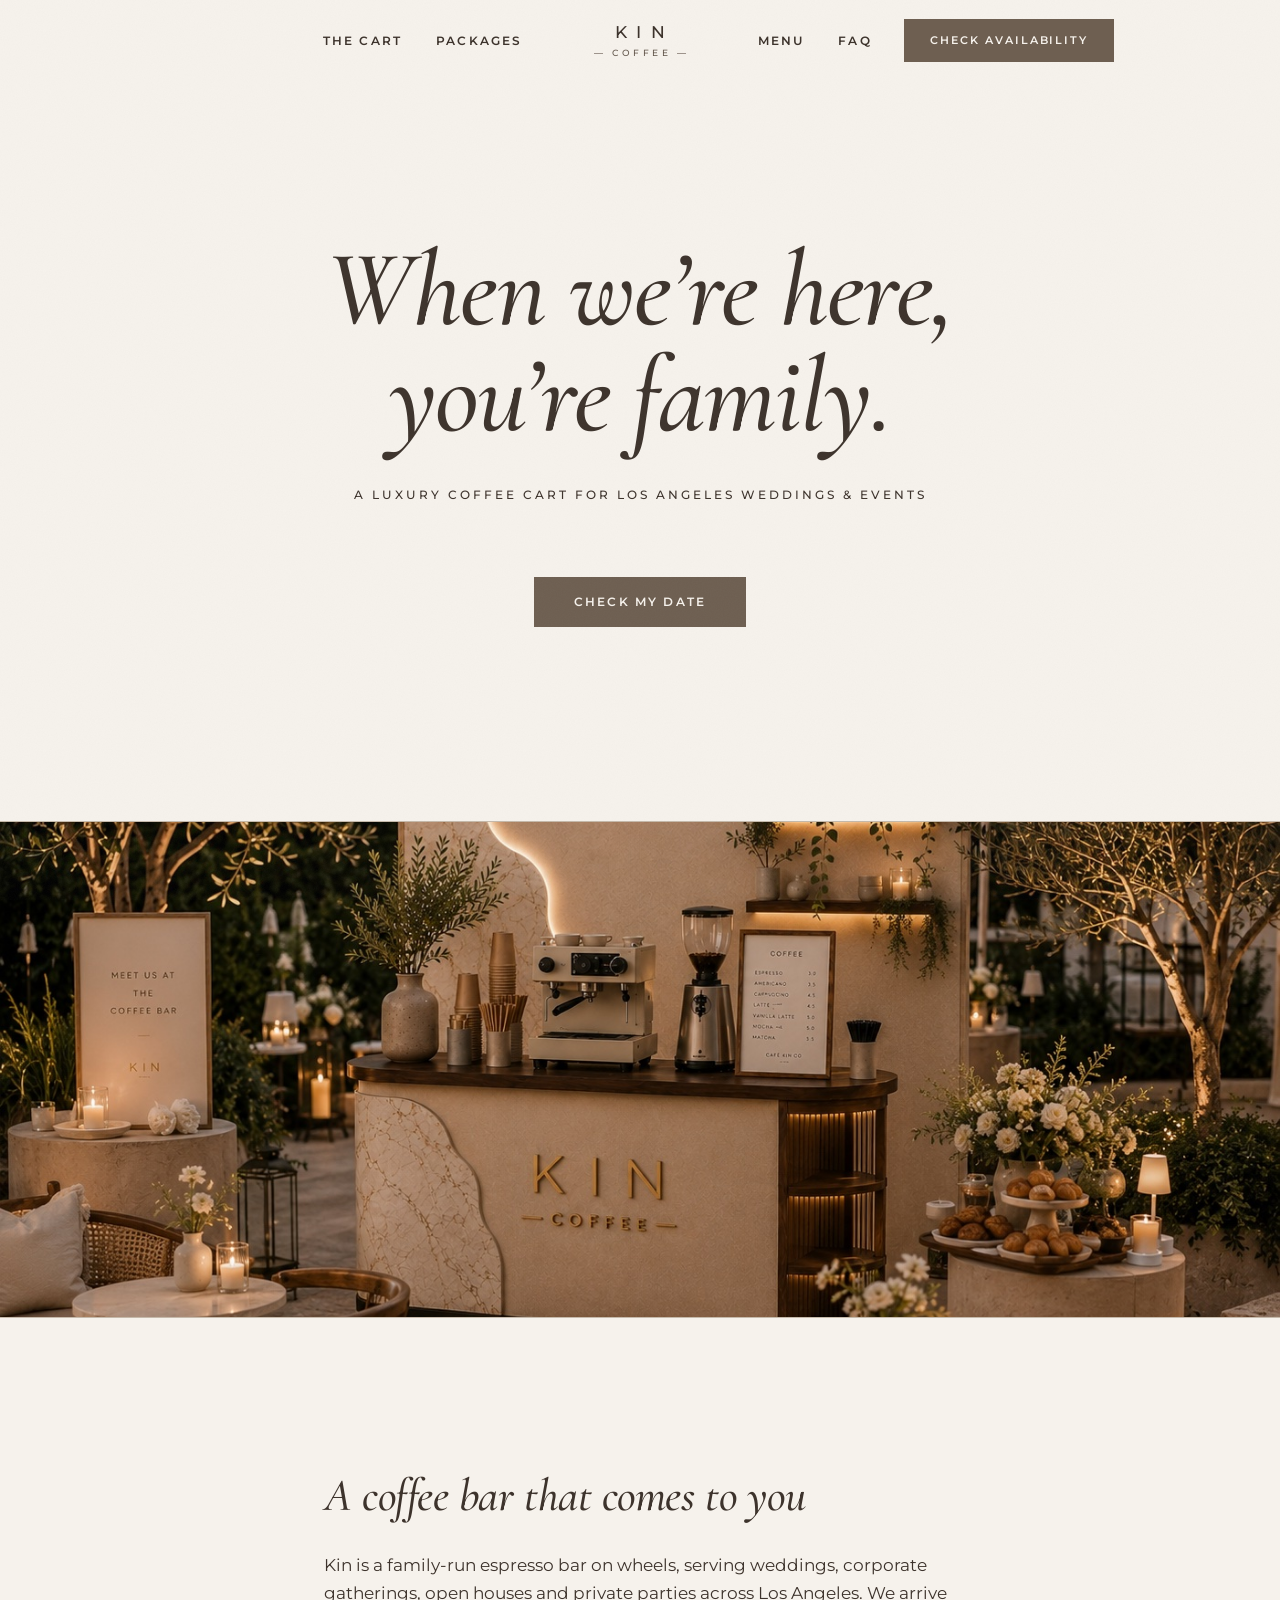
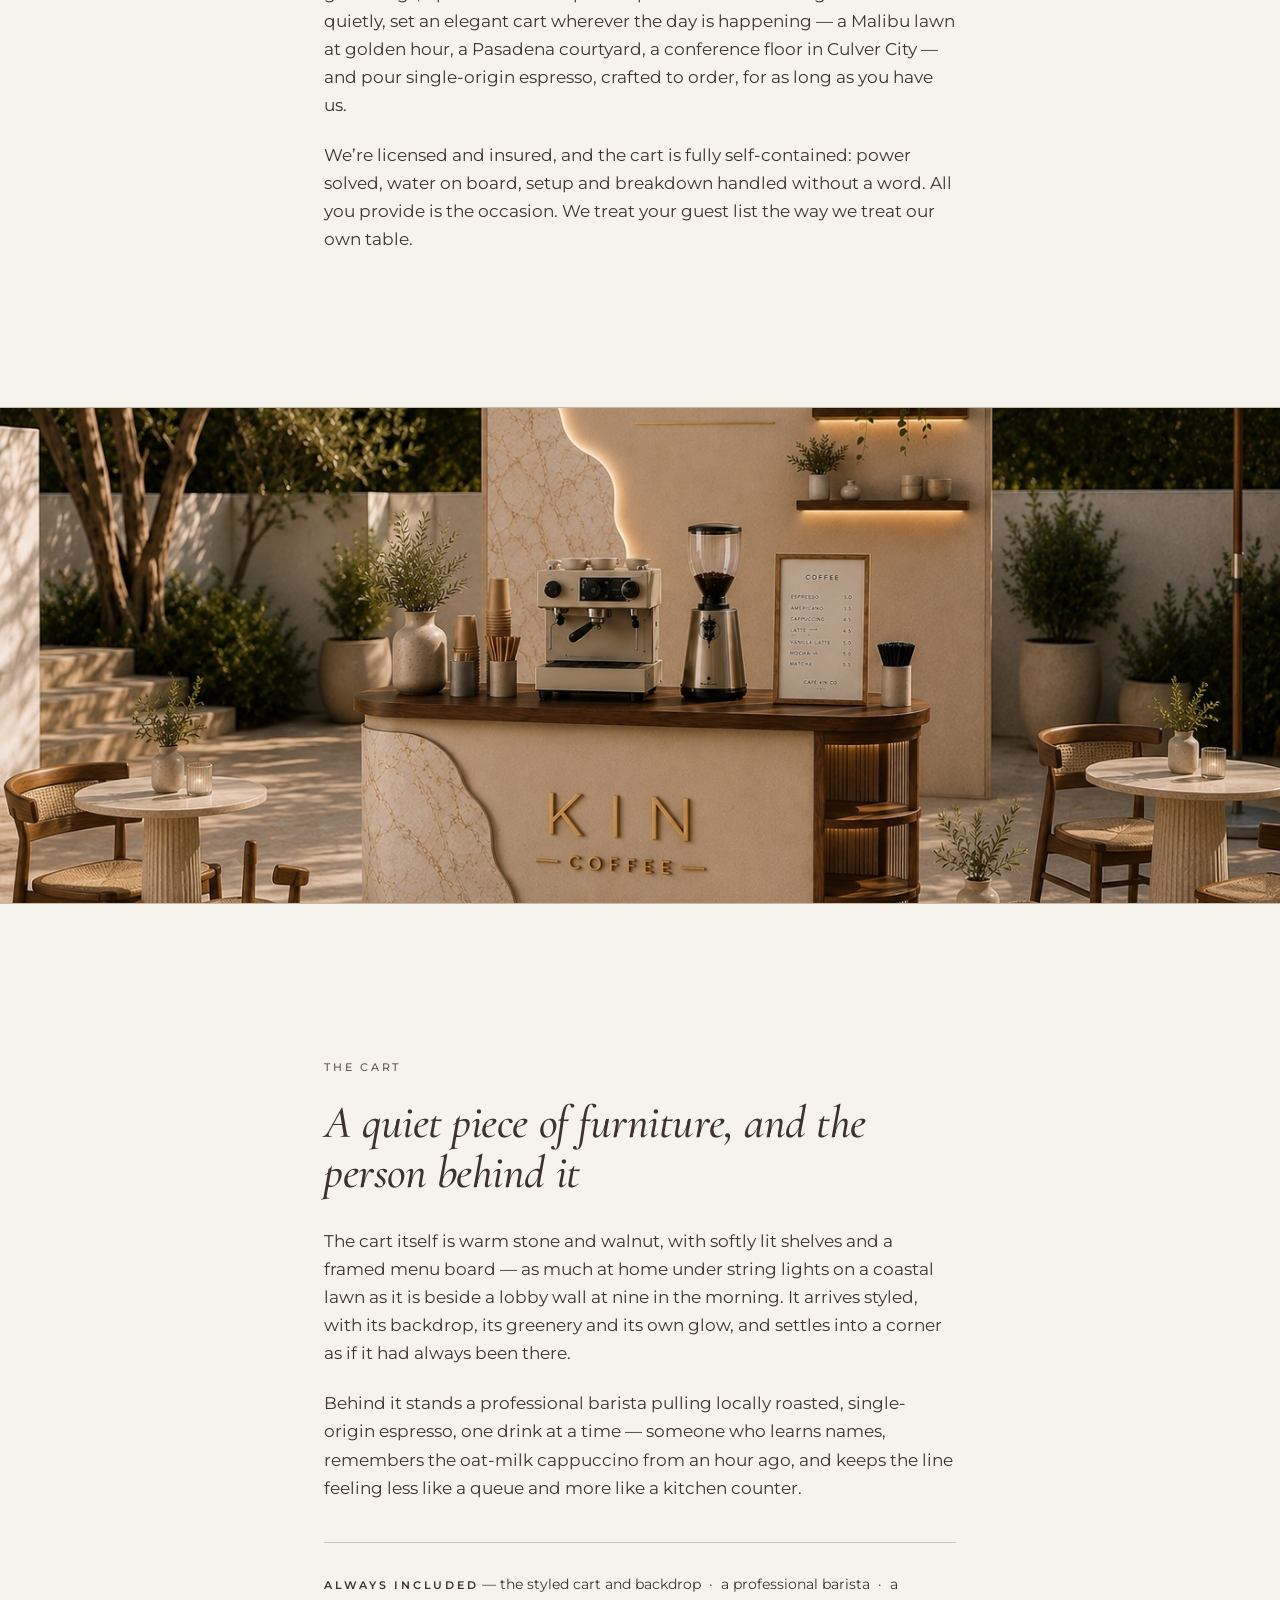
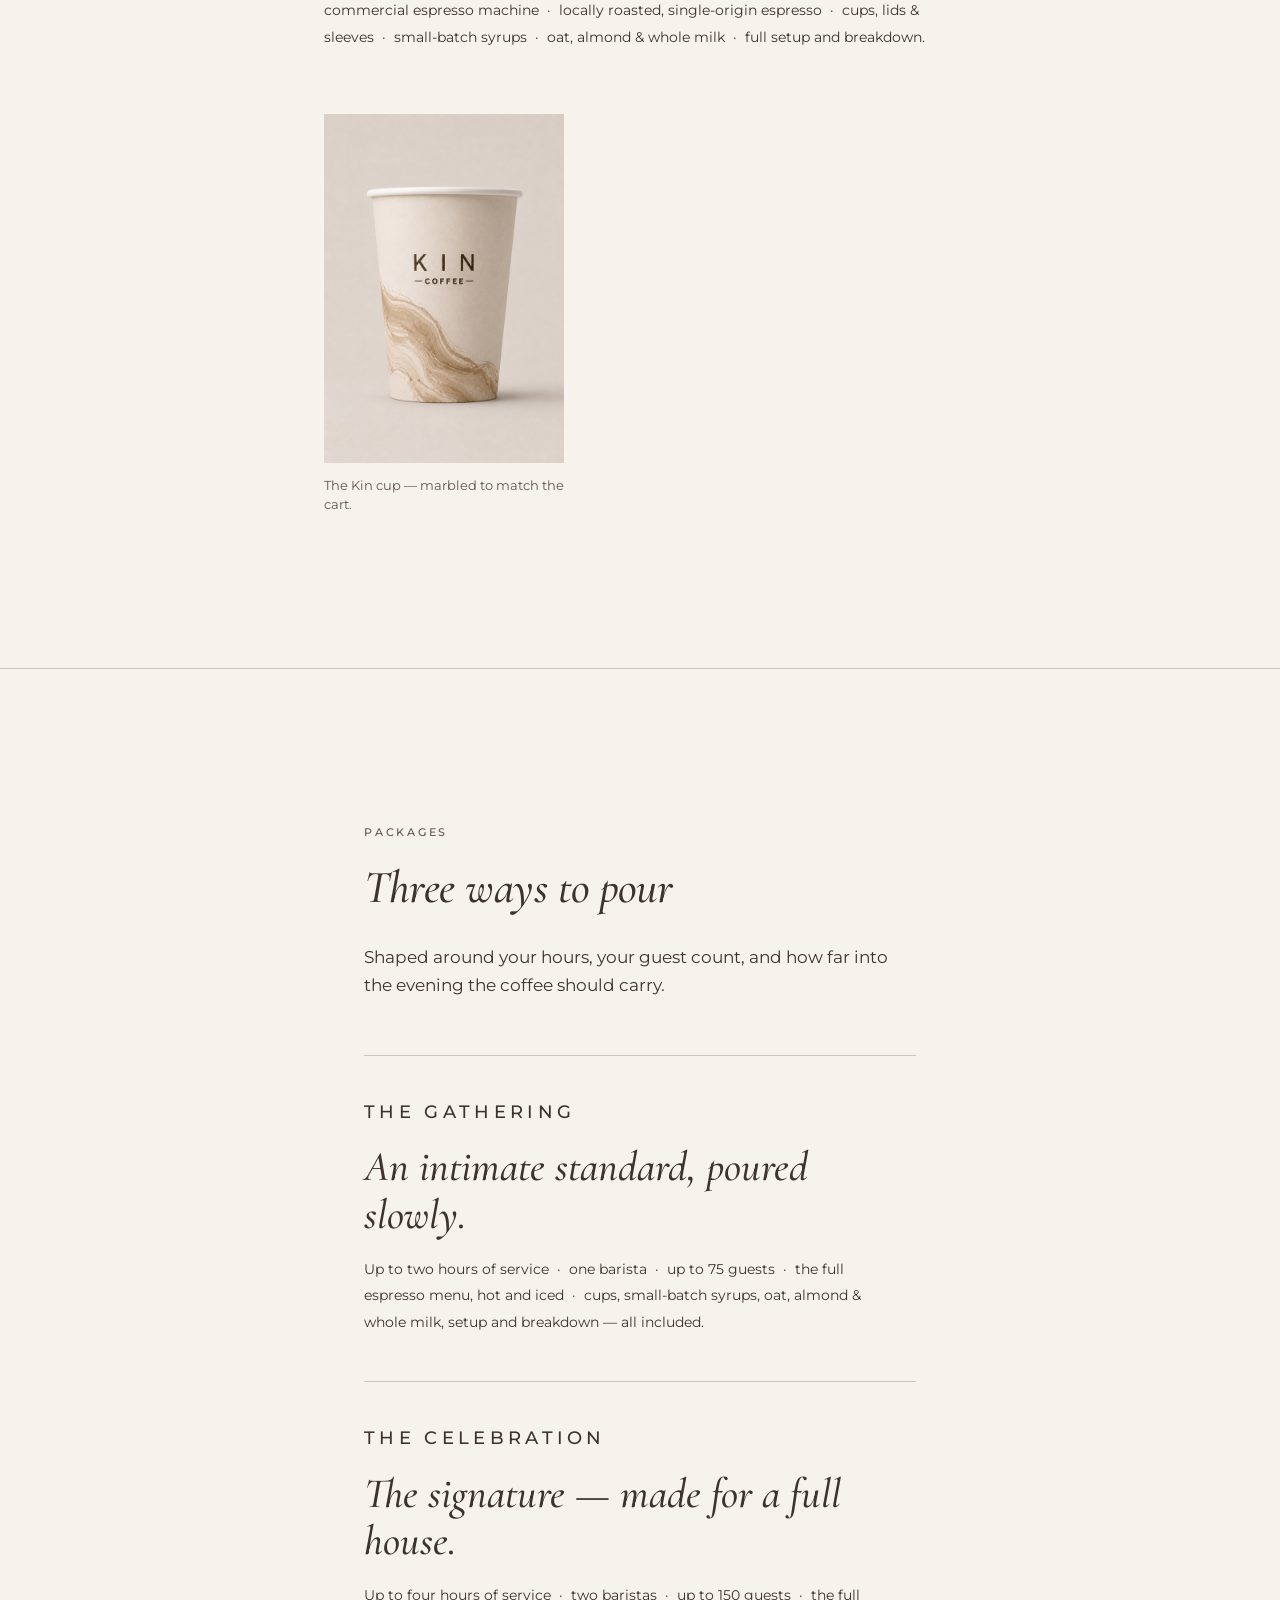
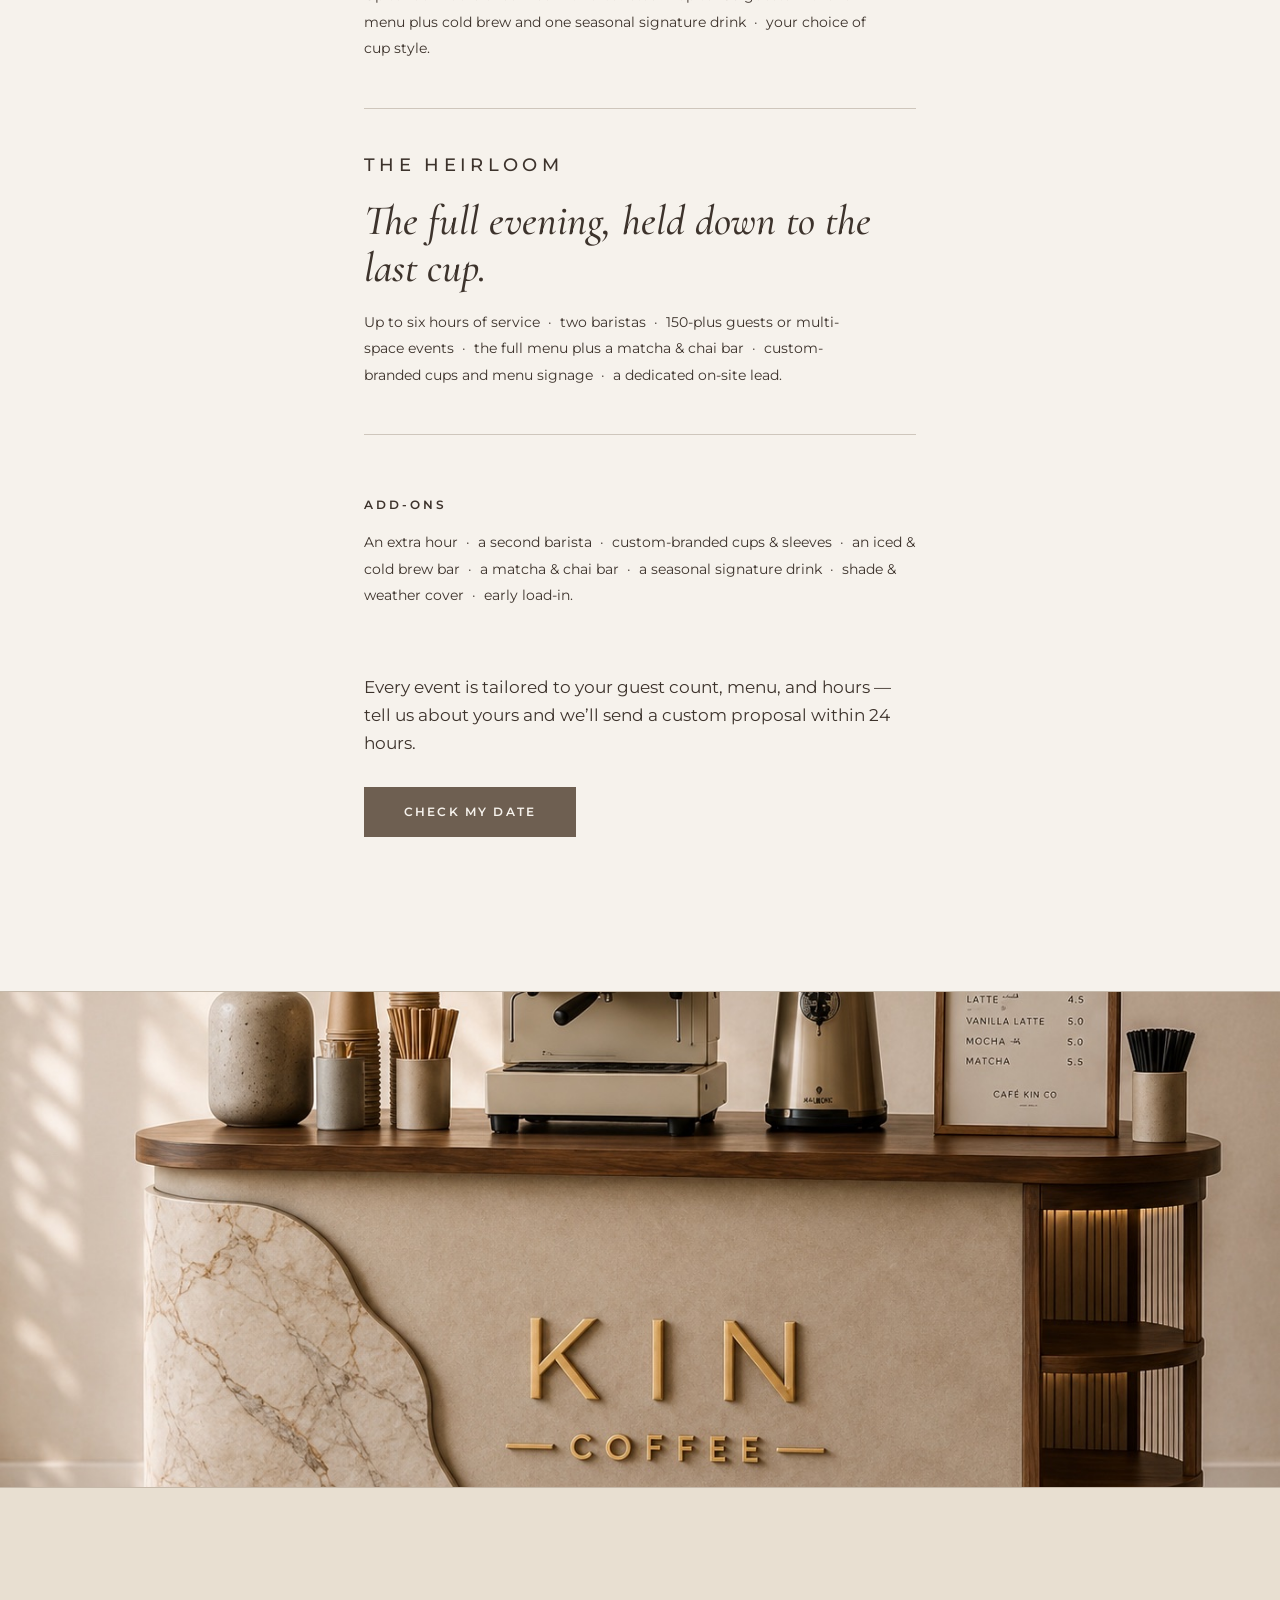
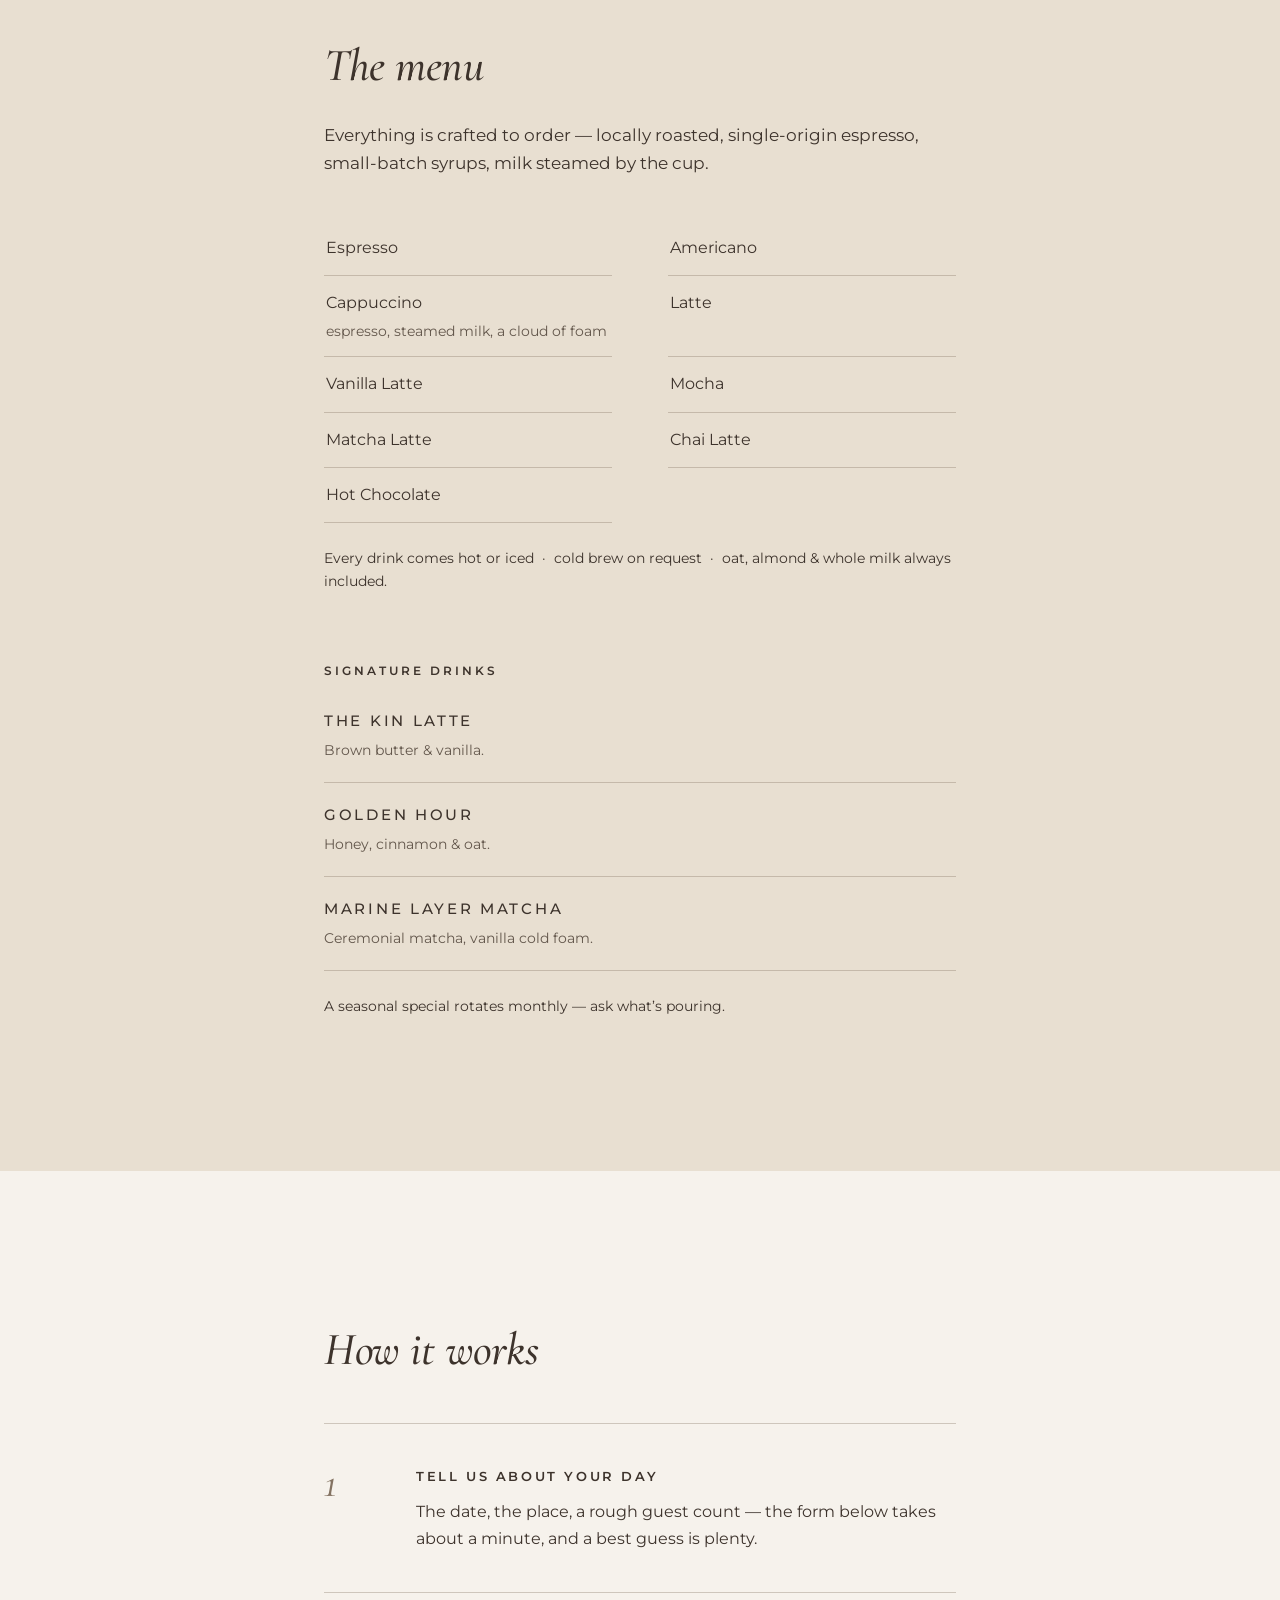
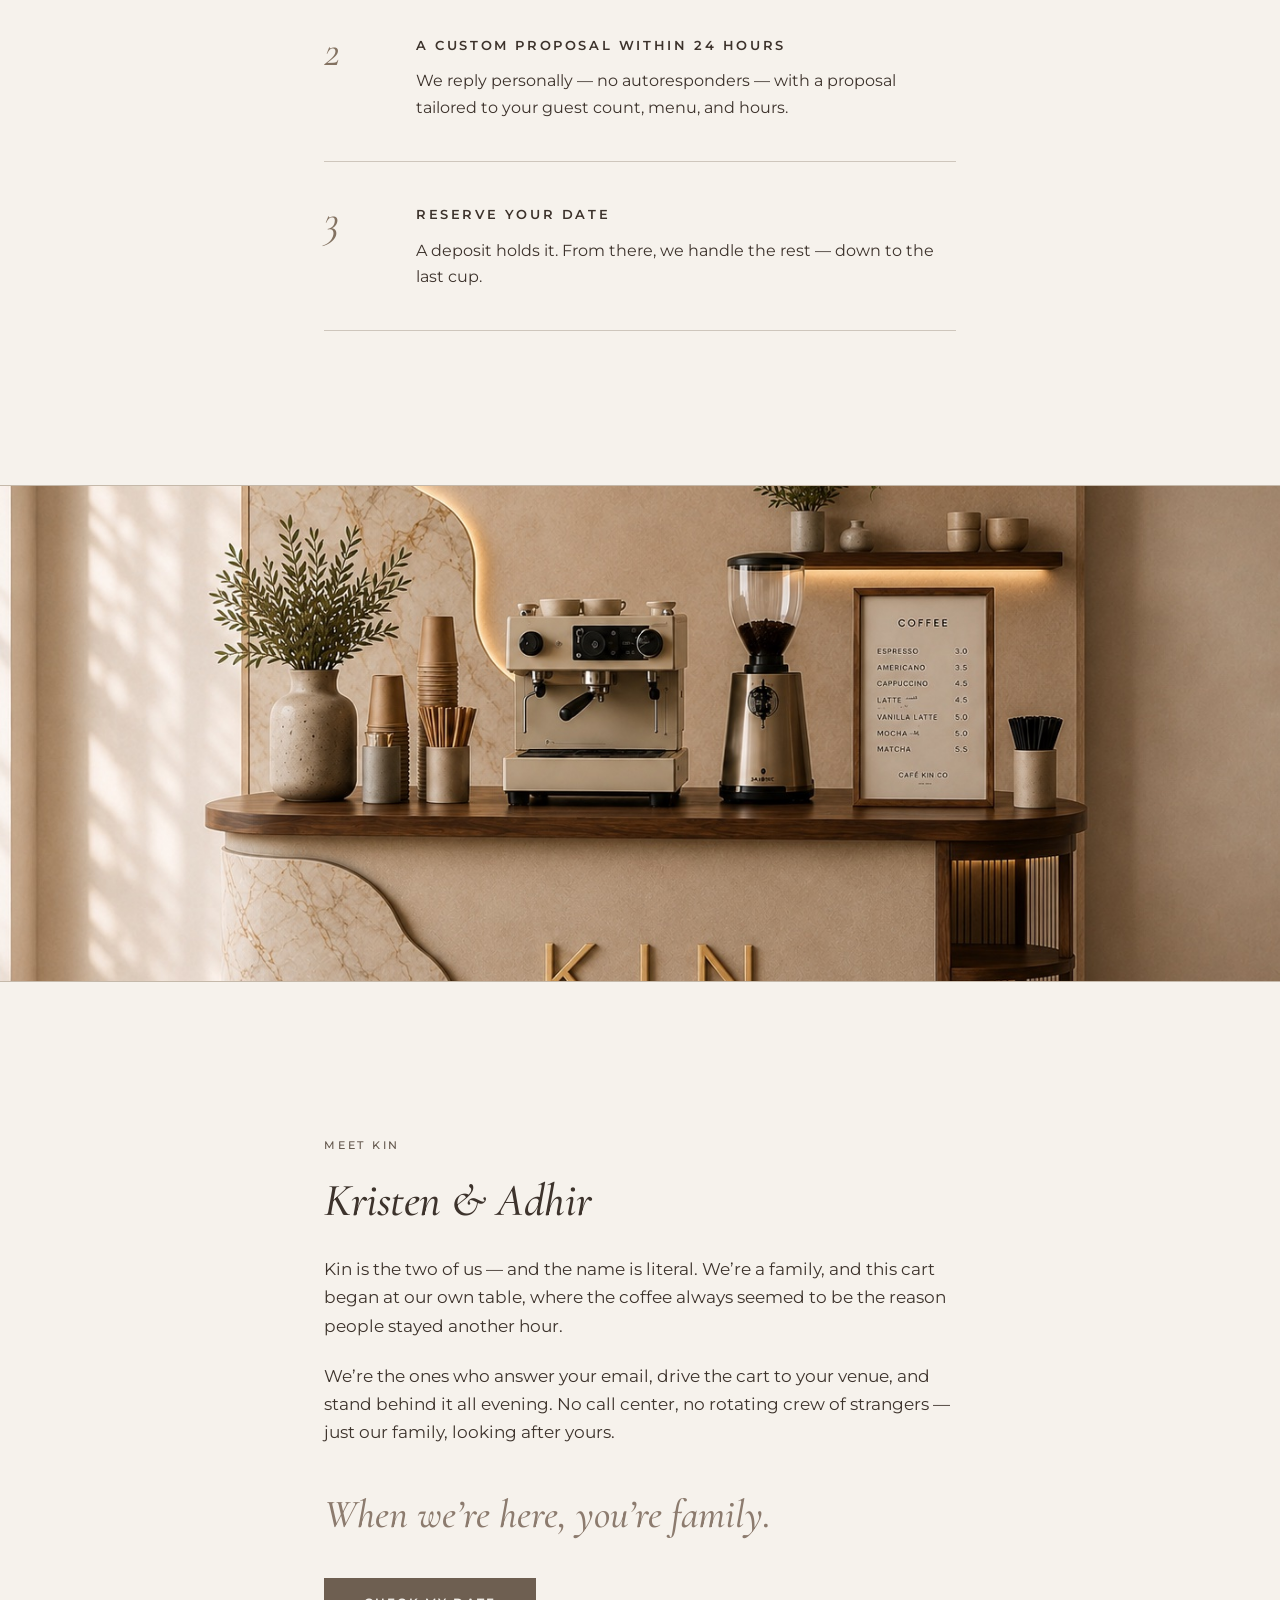
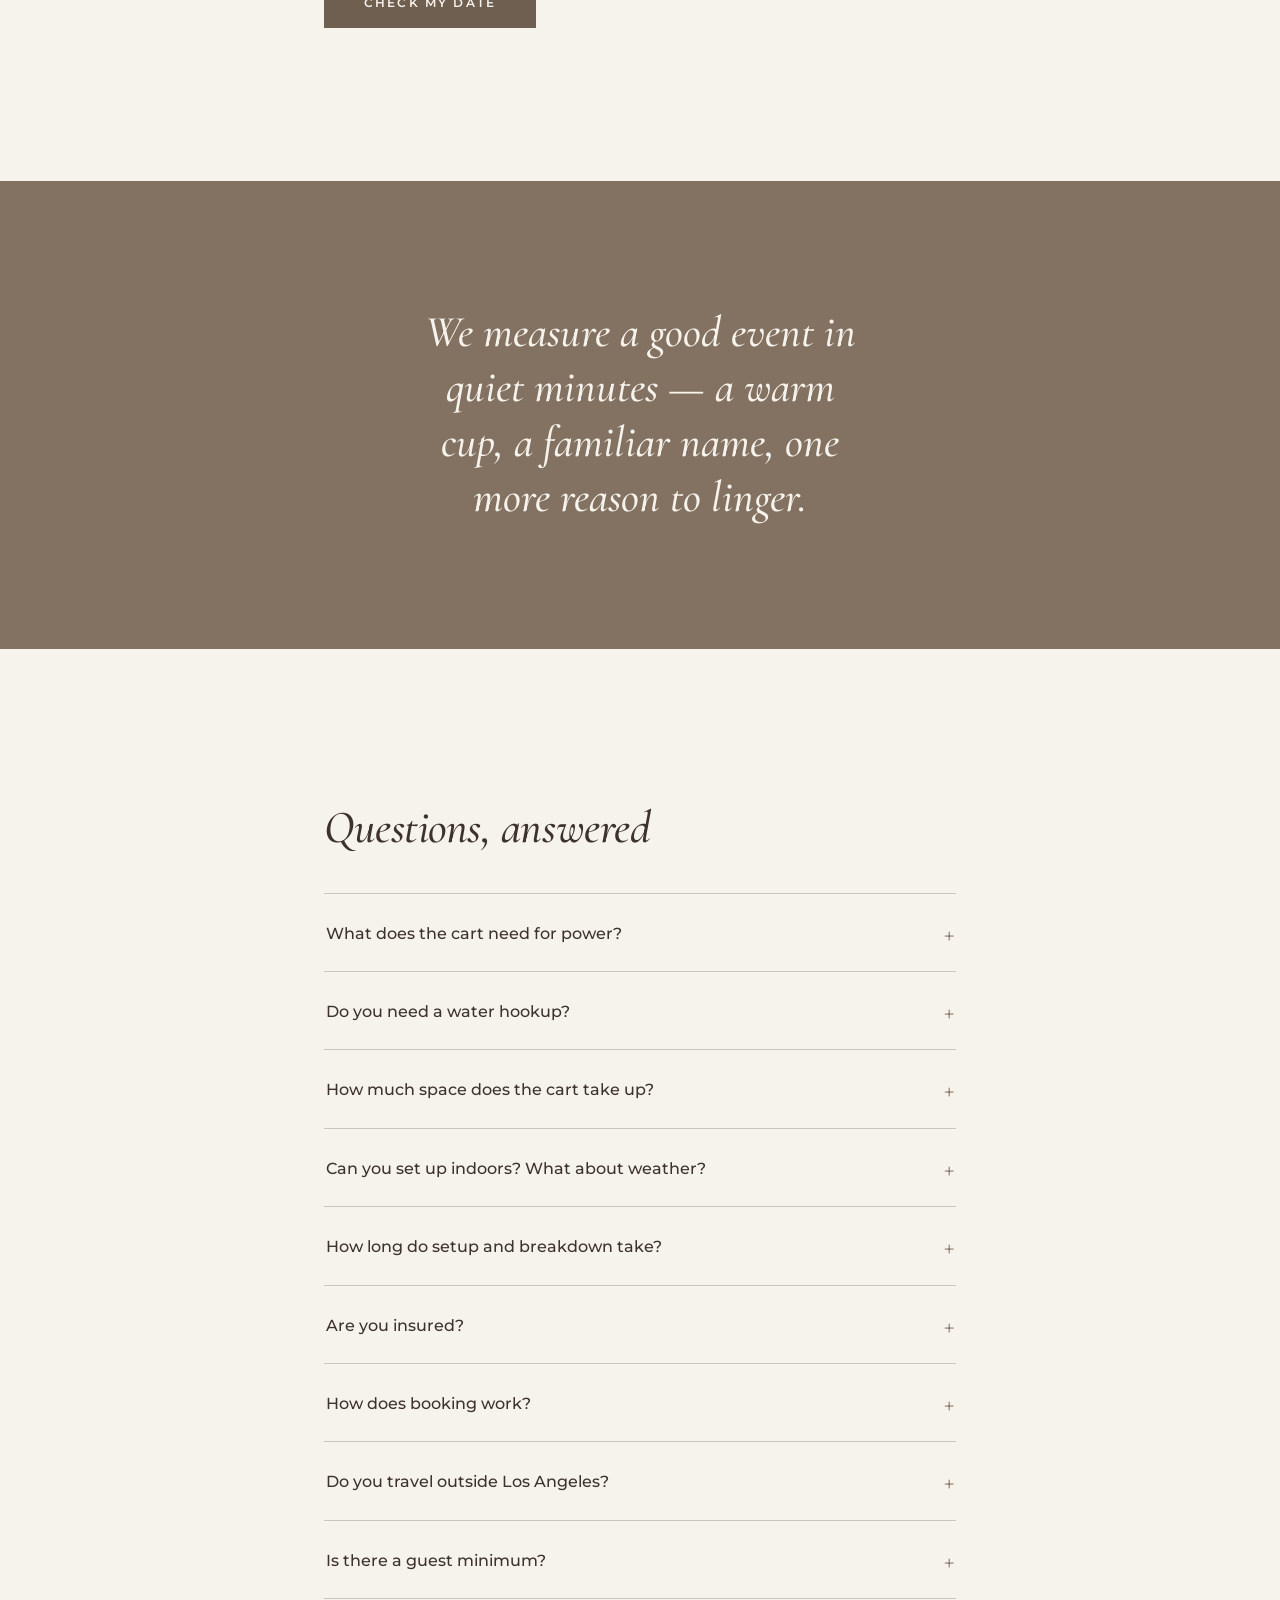
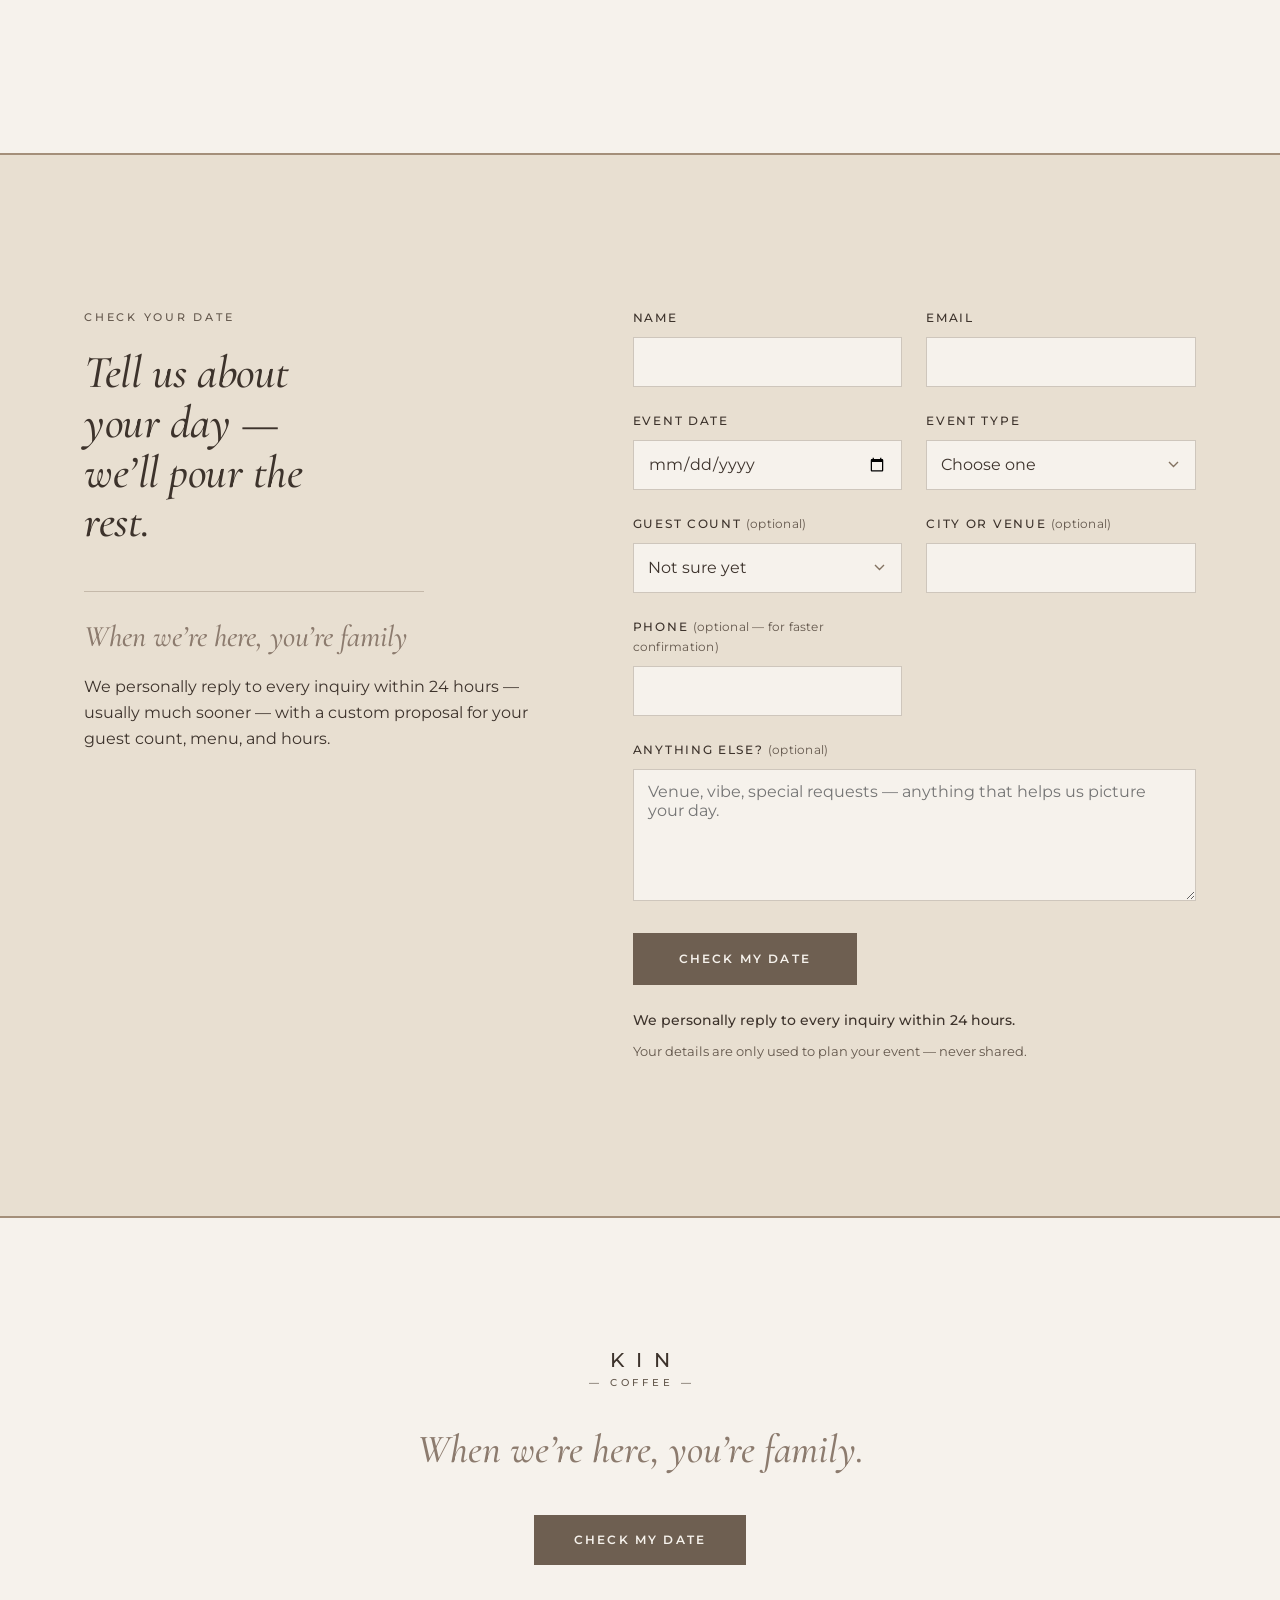
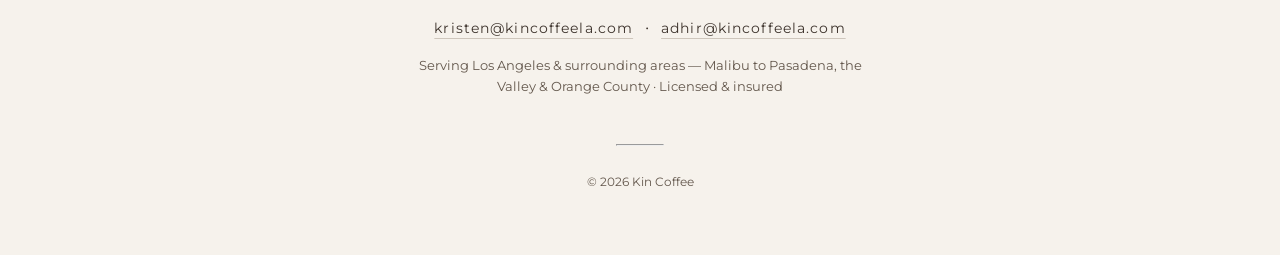
<file: v3-atelier/index.html>
<!doctype html>
<html lang="en">
<head>
  <meta charset="utf-8">
  <meta name="viewport" content="width=device-width, initial-scale=1">
  <meta name="robots" content="noindex">
  <title>Kin Coffee — Luxury Coffee Cart Rentals for Weddings &amp; Events | Los Angeles</title>
  <meta name="description" content="A family-run luxury coffee cart for weddings, corporate events, open houses and private parties across Los Angeles. Single-origin espresso, crafted to order — we come to you, and we reply within 24 hours.">
  <meta property="og:title" content="Kin Coffee — Luxury Coffee Cart Rentals | Los Angeles">
  <meta property="og:description" content="When we’re here, you’re family. A luxury coffee cart for weddings, corporate events and private parties across Los Angeles.">
  <meta property="og:image" content="../assets/img/cart-dusk-1400.jpg">
  <meta property="og:type" content="website">
  <meta name="theme-color" content="#F6F2EC">
  <script>document.documentElement.className += ' js';</script>
  <link rel="preconnect" href="https://fonts.googleapis.com">
  <link rel="preconnect" href="https://fonts.gstatic.com" crossorigin>
  <link href="https://fonts.googleapis.com/css2?family=Cormorant+Garamond:ital,wght@0,500;0,600;1,400;1,500;1,600&family=Montserrat:wght@300;400;500;600&display=swap" rel="stylesheet">
  <link rel="stylesheet" href="../assets/css/tokens.css">
  <link rel="stylesheet" href="style.css">
  <link rel="icon" type="image/svg+xml" href="../assets/favicon.svg">
  <script src="../assets/js/inquiry.js" defer></script>
  <script type="application/ld+json">
  {
    "@context": "https://schema.org",
    "@type": "LocalBusiness",
    "name": "Kin Coffee",
    "url": "https://www.kincoffeela.com",
    "email": "kristen@kincoffeela.com",
    "description": "Luxury coffee cart rentals for weddings, corporate events, open houses and private parties across Los Angeles.",
    "areaServed": "Los Angeles",
    "image": "https://www.kincoffeela.com/assets/img/cart-dusk-1400.jpg"
  }
  </script>
</head>
<body class="grain">

  <a class="skip-link" href="#main">Skip to content</a>

  <header class="site-head" data-nav>
    <nav class="nav" aria-label="Primary">
      <div class="nav-side nav-left">
        <a href="#cart">The Cart</a>
        <a href="#packages">Packages</a>
      </div>
      <a class="wordmark" href="#top" aria-label="Kin Coffee — back to top">
        <span class="wm-kin">KIN</span>
        <span class="wm-coffee">— Coffee —</span>
      </a>
      <div class="nav-side nav-right">
        <a href="#menu">Menu</a>
        <a href="#faq">FAQ</a>
        <a class="btn btn-nav" href="#inquire">Check Availability</a>
      </div>
    </nav>
  </header>

  <main id="main">

    <!-- ============ HERO — no photo, full ivory field ============ -->
    <section class="hero" id="top">
      <div class="hero-inner">
        <h1 class="hero-line">When we’re here,<br>you’re family.</h1>
        <p class="hero-caps">A luxury coffee cart for Los Angeles weddings &amp; events</p>
        <a class="btn hero-cta" href="#inquire">Check My Date</a>
      </div>
    </section>

    <!-- ============ photo band ============ -->
    <figure class="band" data-reveal>
      <img
        src="../assets/img/cart-dusk-1400.jpg"
        srcset="../assets/img/cart-dusk-800.jpg 800w, ../assets/img/cart-dusk-1400.jpg 1400w"
        sizes="100vw"
        width="1402" height="1122"
        loading="lazy" decoding="async"
        alt="The Kin Coffee cart at an evening reception, glowing under string lights among olive trees and candlelit tables.">
    </figure>

    <!-- ============ INTRO ============ -->
    <section class="intro">
      <div class="col" data-reveal>
        <h2>A coffee bar that comes to you</h2>
        <p>Kin is a family-run espresso bar on wheels, serving weddings, corporate gatherings, open houses and private parties across Los Angeles. We arrive quietly, set an elegant cart wherever the day is happening — a Malibu lawn at golden hour, a Pasadena courtyard, a conference floor in Culver City — and pour single-origin espresso, crafted to order, for as long as you have us.</p>
        <p>We’re licensed and insured, and the cart is fully self-contained: power solved, water on board, setup and breakdown handled without a word. All you provide is the occasion. We treat your guest list the way we treat our own table.</p>
      </div>
    </section>

    <!-- ============ photo band ============ -->
    <figure class="band" data-reveal>
      <img
        src="../assets/img/cart-day-1400.jpg"
        srcset="../assets/img/cart-day-800.jpg 800w, ../assets/img/cart-day-1400.jpg 1400w"
        sizes="100vw"
        width="1402" height="1122"
        loading="lazy" decoding="async"
        alt="The Kin Coffee cart on a sunlit patio, surrounded by cafe tables, wicker chairs and a market umbrella.">
    </figure>

    <!-- ============ THE EXPERIENCE ============ -->
    <section class="experience" id="cart">
      <div class="col">
        <div data-reveal>
          <p class="eyebrow">The cart</p>
          <h2>A quiet piece of furniture, and the person behind it</h2>
          <p>The cart itself is warm stone and walnut, with softly lit shelves and a framed menu board — as much at home under string lights on a coastal lawn as it is beside a lobby wall at nine in the morning. It arrives styled, with its backdrop, its greenery and its own glow, and settles into a corner as if it had always been there.</p>
          <p>Behind it stands a professional barista pulling locally roasted, single-origin espresso, one drink at a time — someone who learns names, remembers the oat-milk cappuccino from an hour ago, and keeps the line feeling less like a queue and more like a kitchen counter.</p>
          <p class="included"><span class="included-label">Always included</span> — the styled cart and backdrop &nbsp;·&nbsp; a professional barista &nbsp;·&nbsp; a commercial espresso machine &nbsp;·&nbsp; locally roasted, single-origin espresso &nbsp;·&nbsp; cups, lids &amp; sleeves &nbsp;·&nbsp; small-batch syrups &nbsp;·&nbsp; oat, almond &amp; whole milk &nbsp;·&nbsp; full setup and breakdown.</p>
        </div>
        <figure class="inset" data-reveal>
          <img
            src="../assets/img/cup-1040.jpg"
            srcset="../assets/img/cup-600.jpg 600w, ../assets/img/cup-1040.jpg 1040w"
            sizes="(max-width: 720px) 55vw, 240px"
            width="1040" height="1512"
            loading="lazy" decoding="async"
            alt="A Kin Coffee paper cup with a warm marbled pattern sweeping across its base.">
          <figcaption>The Kin cup — marbled to match the cart.</figcaption>
        </figure>
      </div>
    </section>

    <hr class="rule sep" aria-hidden="true">

    <!-- ============ PACKAGES ============ -->
    <section class="packages" id="packages">
      <div class="col col-narrow">
        <div data-reveal>
          <p class="eyebrow">Packages</p>
          <h2>Three ways to pour</h2>
          <p>Shaped around your hours, your guest count, and how far into the evening the coffee should carry.</p>
        </div>
        <div class="tiers" data-reveal-stagger>
          <article class="tier" data-reveal>
            <h3 class="tier-name">The Gathering</h3>
            <p class="tier-line">An intimate standard, poured slowly.</p>
            <p class="tier-incl">Up to two hours of service &nbsp;·&nbsp; one barista &nbsp;·&nbsp; up to 75 guests &nbsp;·&nbsp; the full espresso menu, hot and iced &nbsp;·&nbsp; cups, small-batch syrups, oat, almond &amp; whole milk, setup and breakdown — all included.</p>
          </article>
          <article class="tier" data-reveal>
            <h3 class="tier-name">The Celebration</h3>
            <p class="tier-line">The signature — made for a full house.</p>
            <p class="tier-incl">Up to four hours of service &nbsp;·&nbsp; two baristas &nbsp;·&nbsp; up to 150 guests &nbsp;·&nbsp; the full menu plus cold brew and one seasonal signature drink &nbsp;·&nbsp; your choice of cup style.</p>
          </article>
          <article class="tier" data-reveal>
            <h3 class="tier-name">The Heirloom</h3>
            <p class="tier-line">The full evening, held down to the last cup.</p>
            <p class="tier-incl">Up to six hours of service &nbsp;·&nbsp; two baristas &nbsp;·&nbsp; 150-plus guests or multi-space events &nbsp;·&nbsp; the full menu plus a matcha &amp; chai bar &nbsp;·&nbsp; custom-branded cups and menu signage &nbsp;·&nbsp; a dedicated on-site lead.</p>
          </article>
        </div>
        <div class="addons" data-reveal>
          <h3 class="addons-name">Add-ons</h3>
          <p class="addons-list">An extra hour &nbsp;·&nbsp; a second barista &nbsp;·&nbsp; custom-branded cups &amp; sleeves &nbsp;·&nbsp; an iced &amp; cold brew bar &nbsp;·&nbsp; a matcha &amp; chai bar &nbsp;·&nbsp; a seasonal signature drink &nbsp;·&nbsp; shade &amp; weather cover &nbsp;·&nbsp; early load-in.</p>
        </div>
        <div class="section-cta" data-reveal>
          <p class="why-no-price">Every event is tailored to your guest count, menu, and hours — tell us about yours and we’ll send a custom proposal within 24 hours.</p>
          <a class="btn" href="#inquire">Check My Date</a>
        </div>
      </div>
    </section>

    <!-- ============ photo band ============ -->
    <figure class="band" data-reveal>
      <img
        src="../assets/img/cart-studio-1400.jpg"
        srcset="../assets/img/cart-studio-800.jpg 800w, ../assets/img/cart-studio-1400.jpg 1400w"
        sizes="100vw"
        width="1402" height="1122"
        loading="lazy" decoding="async"
        alt="The Kin Coffee cart up close — marble panel, walnut counter, cream espresso machine and a framed menu.">
    </figure>

    <!-- ============ MENU ============ -->
    <section class="menu" id="menu">
      <div class="col">
        <div data-reveal>
          <h2>The menu</h2>
          <p>Everything is crafted to order — locally roasted, single-origin espresso, small-batch syrups, milk steamed by the cup.</p>
        </div>
        <ul class="menu-list" data-reveal>
          <li>Espresso</li>
          <li>Americano</li>
          <li>Cappuccino <span class="drink-note">espresso, steamed milk, a cloud of foam</span></li>
          <li>Latte</li>
          <li>Vanilla Latte</li>
          <li>Mocha</li>
          <li>Matcha Latte</li>
          <li>Chai Latte</li>
          <li>Hot Chocolate</li>
        </ul>
        <p class="menu-note" data-reveal>Every drink comes hot or iced &nbsp;·&nbsp; cold brew on request &nbsp;·&nbsp; oat, almond &amp; whole milk always included.</p>
        <div class="sig" data-reveal>
          <h3 class="sig-title">Signature drinks</h3>
          <!-- EDIT-ME: signature drink names & recipes are editable — swap in whatever you’re actually pouring this season -->
          <div class="sig-item">
            <p class="sig-name">The Kin Latte</p>
            <p class="sig-desc">Brown butter &amp; vanilla.</p>
          </div>
          <div class="sig-item">
            <p class="sig-name">Golden Hour</p>
            <p class="sig-desc">Honey, cinnamon &amp; oat.</p>
          </div>
          <div class="sig-item">
            <p class="sig-name">Marine Layer Matcha</p>
            <p class="sig-desc">Ceremonial matcha, vanilla cold foam.</p>
          </div>
          <p class="sig-season">A seasonal special rotates monthly — ask what’s pouring.</p>
        </div>
      </div>
    </section>

    <!-- ============ HOW IT WORKS ============ -->
    <section class="how">
      <div class="col">
        <h2 data-reveal>How it works</h2>
        <ol class="steps" data-reveal-stagger>
          <li class="step" data-reveal>
            <span class="step-no" aria-hidden="true">1</span>
            <h3>Tell us about your day</h3>
            <p>The date, the place, a rough guest count — the form below takes about a minute, and a best guess is plenty.</p>
          </li>
          <li class="step" data-reveal>
            <span class="step-no" aria-hidden="true">2</span>
            <h3>A custom proposal within 24 hours</h3>
            <p>We reply personally — no autoresponders — with a proposal tailored to your guest count, menu, and hours.</p>
          </li>
          <li class="step" data-reveal>
            <span class="step-no" aria-hidden="true">3</span>
            <h3>Reserve your date</h3>
            <p>A deposit holds it. From there, we handle the rest — down to the last cup.</p>
          </li>
        </ol>
      </div>
    </section>

    <!-- ============ photo band ============ -->
    <figure class="band" data-reveal>
      <img
        src="../assets/img/cart-backdrop-1400.jpg"
        srcset="../assets/img/cart-backdrop-800.jpg 800w, ../assets/img/cart-backdrop-1400.jpg 1400w"
        sizes="100vw"
        width="1402" height="1122"
        loading="lazy" decoding="async"
        alt="The Kin Coffee cart set indoors against its backdrop wall, with warm shelf lighting and trailing greenery.">
    </figure>

    <!-- ============ FOUNDERS ============ -->
    <section class="founders">
      <div class="col" data-reveal>
        <p class="eyebrow">Meet Kin</p>
        <h2>Kristen &amp; Adhir</h2>
        <p>Kin is the two of us — and the name is literal. We’re a family, and this cart began at our own table, where the coffee always seemed to be the reason people stayed another hour.
        <!-- EDIT-ME: replace with the real origin story — how Kin started, the first event you poured, the neighborhood you call home --></p>
        <p>We’re the ones who answer your email, drive the cart to your venue, and stand behind it all evening. No call center, no rotating crew of strangers — just our family, looking after yours.
        <!-- EDIT-ME: add a personal detail or two — kids, pets, the drink each of you actually orders --></p>
        <p class="tagline-moment">When we’re here, you’re family.</p>
        <a class="btn" href="#inquire">Check My Date</a>
      </div>
    </section>

    <!-- SLOT: real reviews/venues once earned -->

    <!-- ============ THE ONE DRAMATIC MOMENT ============ -->
    <section class="statement">
      <p class="statement-line" data-reveal>We measure a good event in quiet minutes — a warm cup, a familiar name, one more reason to linger.</p>
    </section>

    <!-- ============ FAQ ============ -->
    <section class="faq" id="faq">
      <div class="col">
        <h2 data-reveal>Questions, answered</h2>
        <div class="accordion" data-accordion data-reveal>
          <details>
            <summary>What does the cart need for power?</summary>
            <div class="faq-a">
              <p>One dedicated 110V outlet — standard household power, 15 to 20 amps — within about 25 feet of where the cart will stand, and not shared with the DJ or lighting. If your venue doesn’t have power where you’d like us, we can bring a quiet generator.</p>
            </div>
          </details>
          <details>
            <summary>Do you need a water hookup?</summary>
            <div class="faq-a">
              <p>No. The cart is fully self-contained — we bring our own water and everything else the bar needs, so there’s nothing for you or your venue to arrange.</p>
            </div>
          </details>
          <details>
            <summary>How much space does the cart take up?</summary>
            <div class="faq-a">
              <p>Roughly six feet by six — between 6×6 and 8×4 feet depending on the setup — ideally placed against a wall or backdrop so guests approach from the front. It fits comfortably in living rooms, lobbies, courtyards and lawns.</p>
            </div>
          </details>
          <details>
            <summary>Can you set up indoors? What about weather?</summary>
            <div class="faq-a">
              <p>Both, happily. Outdoors, we pour rain or shine with a covered setup. If severe weather cancels your event outright, we’ll work with you in good faith to reschedule.</p>
            </div>
          </details>
          <details>
            <summary>How long do setup and breakdown take?</summary>
            <div class="faq-a">
              <p>We arrive about 45 minutes before service to set up, and breakdown takes about 30 minutes after. Neither is ever counted against your service hours.</p>
            </div>
          </details>
          <details>
            <summary>Are you insured?</summary>
            <div class="faq-a">
              <p>Yes — Kin carries general liability insurance, and we’ll send a certificate of insurance directly to your venue on request.</p>
            </div>
          </details>
          <details>
            <summary>How does booking work?</summary>
            <div class="faq-a">
              <p>A deposit holds your date, and the balance is due about a week before your event. We recommend reaching out four to eight weeks ahead, though last-minute dates are always welcome when the calendar allows.</p>
            </div>
          </details>
          <details>
            <summary>Do you travel outside Los Angeles?</summary>
            <div class="faq-a">
              <p>Travel is included across LA and surrounding areas — Malibu to Pasadena, the Valley, and down into Orange County. Beyond that, a modest travel fee applies, always disclosed upfront in your proposal.</p>
            </div>
          </details>
          <details>
            <summary>Is there a guest minimum?</summary>
            <div class="faq-a">
              <p>None. Our packages are shaped for everything from an intimate open house to a 300-cup reception.</p>
            </div>
          </details>
        </div>
      </div>
    </section>

    <!-- ============ INQUIRE ============ -->
    <section class="inquire" id="inquire">
      <div class="inq-grid">
        <div class="inq-aside" data-reveal>
          <p class="eyebrow">Check your date</p>
          <h2>Tell us about your day — we’ll pour the rest.</h2>
          <p class="inq-tagline">When we’re here, you’re family</p>
          <p class="inq-promise">We personally reply to every inquiry within 24 hours — usually much sooner — with a custom proposal for your guest count, menu, and hours.</p>
        </div>
        <div class="inq-form" data-reveal>
          <div data-inquiry>
            <form data-inquiry-form novalidate>
              <div data-field>
                <label for="inq-name">Name</label>
                <input id="inq-name" name="name" type="text" required autocomplete="name">
                <p class="field-error" hidden></p>
              </div>

              <div data-field>
                <label for="inq-email">Email</label>
                <input id="inq-email" name="email" type="email" required autocomplete="email" inputmode="email">
                <p class="field-error" hidden></p>
              </div>

              <div data-field>
                <label for="inq-date">Event date</label>
                <input id="inq-date" name="date" type="date" required>
                <p class="field-error" hidden></p>
              </div>

              <div data-field>
                <label for="inq-type">Event type</label>
                <select id="inq-type" name="type" required>
                  <option value="" selected disabled>Choose one</option>
                  <option>Wedding</option>
                  <option>Corporate event</option>
                  <option>Private party</option>
                  <option>Open house</option>
                  <option>Something else</option>
                </select>
                <p class="field-error" hidden></p>
              </div>

              <div data-field>
                <label for="inq-guests">Guest count <span class="opt">(optional)</span></label>
                <select id="inq-guests" name="guests">
                  <option value="" selected>Not sure yet</option>
                  <option>Up to 50</option>
                  <option>50–100</option>
                  <option>100–150</option>
                  <option>150–300</option>
                  <option>300+</option>
                </select>
                <p class="field-error" hidden></p>
              </div>

              <div data-field>
                <label for="inq-location">City or venue <span class="opt">(optional)</span></label>
                <input id="inq-location" name="location" type="text" autocomplete="address-level2">
                <p class="field-error" hidden></p>
              </div>

              <div data-field>
                <label for="inq-phone">Phone <span class="opt">(optional — for faster confirmation)</span></label>
                <input id="inq-phone" name="phone" type="tel" autocomplete="tel" inputmode="tel">
                <p class="field-error" hidden></p>
              </div>

              <div data-field class="field-wide">
                <label for="inq-message">Anything else? <span class="opt">(optional)</span></label>
                <textarea id="inq-message" name="message" rows="4"
                  placeholder="Venue, vibe, special requests — anything that helps us picture your day."></textarea>
                <p class="field-error" hidden></p>
              </div>

              <!-- honeypot — keep hidden -->
              <input type="checkbox" name="botcheck" tabindex="-1" autocomplete="off" aria-hidden="true" style="display:none">

              <p data-form-status hidden role="alert"></p>

              <button type="submit">Check My Date</button>

              <p class="form-trust">We personally reply to every inquiry within 24 hours.</p>
              <p class="form-privacy">Your details are only used to plan your event — never shared.</p>
            </form>

            <div data-form-success hidden>
              <h3>You’re family now.</h3>
              <p>Thank you — your inquiry is on its way to Kristen &amp; Adhir. We’ll be in touch within
                24 hours, usually much sooner, with a custom proposal for your day.</p>
            </div>
          </div>
        </div>
      </div>
    </section>

  </main>

  <!-- ============ FOOTER — austere, centered ============ -->
  <footer class="site-foot">
    <p class="foot-wordmark" aria-hidden="true">
      <span class="wm-kin">KIN</span>
      <span class="wm-coffee">— Coffee —</span>
    </p>
    <p class="foot-tagline">When we’re here, you’re family.</p>
    <a class="btn" href="#inquire">Check My Date</a>
    <p class="foot-contact"><a href="mailto:kristen@kincoffeela.com">kristen@kincoffeela.com</a> &nbsp;·&nbsp; <a href="mailto:adhir@kincoffeela.com">adhir@kincoffeela.com</a></p>
    <p class="foot-area">Serving Los Angeles &amp; surrounding areas — Malibu to Pasadena, the Valley &amp; Orange County · Licensed &amp; insured</p>
    <hr class="foot-rule" aria-hidden="true">
    <p class="foot-copy">© 2026 Kin Coffee</p>
  </footer>

</body>
</html>
</file>
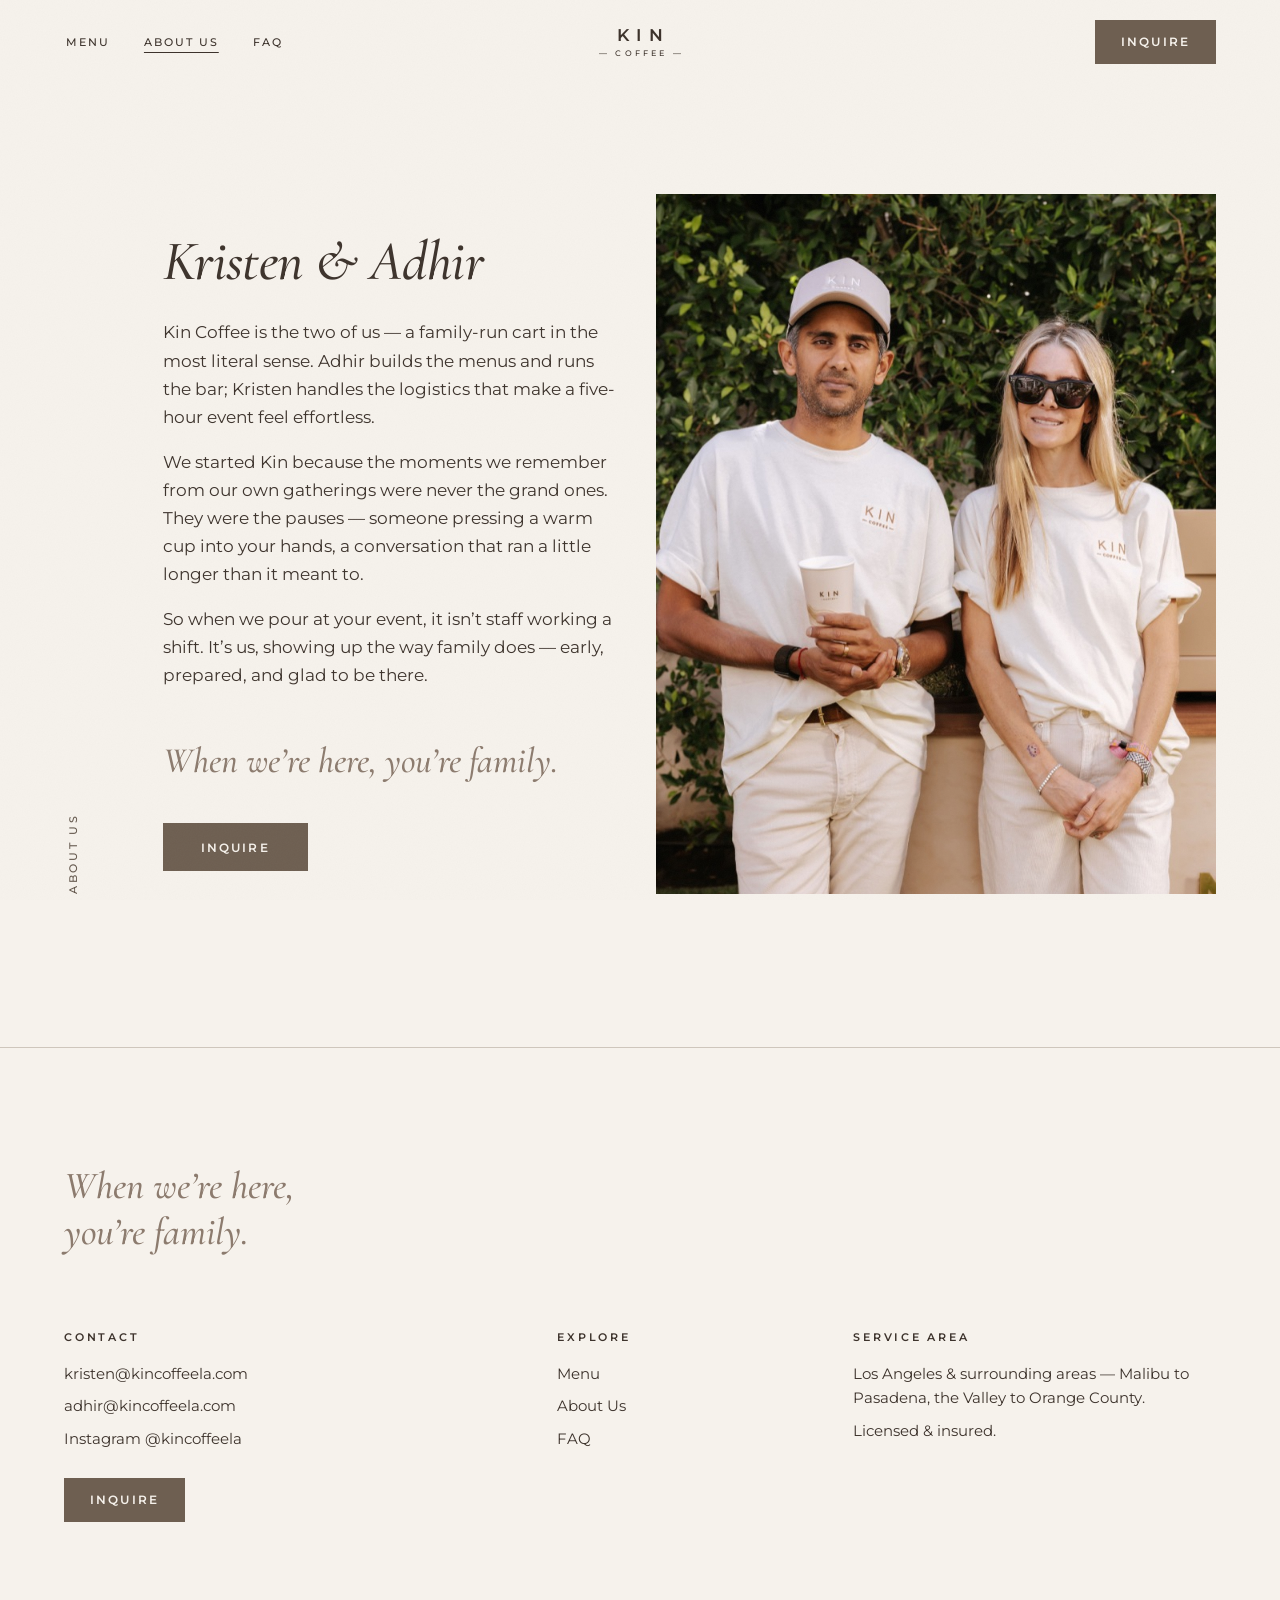
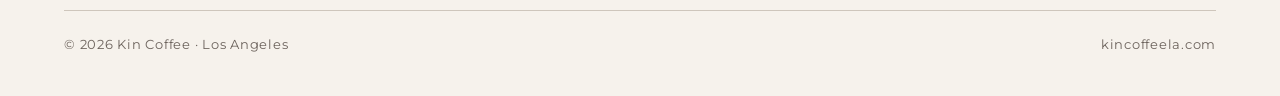
<file: about.html>
<!DOCTYPE html>
<html lang="en">
<head>
  <meta charset="UTF-8">
  <meta name="viewport" content="width=device-width, initial-scale=1">
  <script>document.documentElement.className += ' js';</script>
  <title>About Us — Kin Coffee | Los Angeles</title>
  <meta name="description" content="Kin Coffee is Kristen and Adhir — a family-run luxury espresso cart serving weddings, corporate events, and gatherings across Los Angeles.">
  <meta property="og:title" content="About Kin Coffee — Kristen &amp; Adhir">
  <meta property="og:description" content="A family-run espresso cart for weddings, corporate events, and gatherings across Los Angeles. When we’re here, you’re family.">
  <meta property="og:image" content="https://kincoffeela.com/assets/img/kin-founders-1200.jpg">
  <link rel="canonical" href="https://kincoffeela.com/about.html">
  <meta name="theme-color" content="#F6F2EC">
  <link rel="preconnect" href="https://fonts.googleapis.com">
  <link rel="preconnect" href="https://fonts.gstatic.com" crossorigin>
  <link href="https://fonts.googleapis.com/css2?family=Cormorant+Garamond:ital,wght@0,500;0,600;1,400;1,500;1,600&family=Montserrat:wght@300;400;500;600&display=swap" rel="stylesheet">
  <link rel="stylesheet" href="assets/css/tokens.css">
  <link rel="stylesheet" href="style.css">
  <link rel="icon" type="image/svg+xml" href="assets/favicon.svg">
  <script src="assets/js/inquiry.js" defer></script>
</head>
<body class="grain">

  <a class="skip-link" href="#main">Skip to content</a>

  <header class="site-head" data-nav>
    <nav class="site-nav" aria-label="Site">
      <a href="index.html#menu">Menu</a>
      <a href="about.html" aria-current="page">About Us</a>
      <a href="faq.html">FAQ</a>
    </nav>
    <a class="wordmark" href="index.html" aria-label="Kin Coffee — home">
      <span class="wordmark-kin">KIN</span>
      <span class="wordmark-sub">— Coffee —</span>
    </a>
    <a class="btn btn--nav head-cta" href="index.html#inquire">Inquire</a>
  </header>

  <main id="main">

    <!-- ============ ABOUT US ============ -->
    <section class="section page-first founders">
      <div class="section-inner grid12" data-reveal-stagger>
        <p class="gutter-label gutter-label--vert gutter-label--end eyebrow" aria-hidden="true">About us</p>
        <div class="founders-text" data-reveal>
          <h1 class="page-title">Kristen &amp; Adhir</h1>
          <p>Kin Coffee is the two of us &mdash; a family-run cart in the most literal sense. Adhir builds the menus and runs the bar; Kristen handles the logistics that make a five-hour event feel effortless.
          <!-- EDIT-ME: one or two sentences on how Kin began — the first machine, the first backyard party, why coffee. --></p>
          <p>We started Kin because the moments we remember from our own gatherings were never the grand ones. They were the pauses &mdash; someone pressing a warm cup into your hands, a conversation that ran a little longer than it meant to.
          <!-- EDIT-ME: a personal detail — your neighborhood, your go-to order, who taught you to make coffee. --></p>
          <p>So when we pour at your event, it isn&rsquo;t staff working a shift. It&rsquo;s us, showing up the way family does &mdash; early, prepared, and glad to be there.</p>
          <p class="founders-tagline">When we&rsquo;re here, you&rsquo;re family.</p>
          <a class="btn" href="index.html#inquire">Inquire</a>
        </div>
        <div class="founders-media frame" data-reveal>
          <img
            src="assets/img/kin-founders-1200.jpg"
            srcset="assets/img/kin-founders-700.jpg 700w, assets/img/kin-founders-1200.jpg 1200w"
            sizes="(min-width: 960px) 38vw, 92vw"
            width="1200" height="1799"
            alt="Kin Coffee founders Kristen and Adhir in matching cream Kin tees beside the cart"
            fetchpriority="high" decoding="async">
        </div>
      </div>
    </section>

  </main>

  <!-- ============ FOOTER ============ -->
  <footer class="site-foot">
    <div class="section-inner">
      <p class="foot-tagline">When we&rsquo;re here, you&rsquo;re family.</p>
      <div class="foot-grid">
        <div class="foot-col">
          <h3 class="foot-head">Contact</h3>
          <p><a href="mailto:kristen@kincoffeela.com">kristen@kincoffeela.com</a></p>
          <p><a href="mailto:adhir@kincoffeela.com">adhir@kincoffeela.com</a></p>
          <p><a href="https://www.instagram.com/kincoffeela/" target="_blank" rel="noopener">Instagram @kincoffeela</a></p>
          <p><a class="btn btn--nav foot-cta" href="index.html#inquire">Inquire</a></p>
        </div>
        <div class="foot-col">
          <h3 class="foot-head">Explore</h3>
          <p><a href="index.html#menu">Menu</a></p>
          <p><a href="about.html">About Us</a></p>
          <p><a href="faq.html">FAQ</a></p>
        </div>
        <div class="foot-col">
          <h3 class="foot-head">Service area</h3>
          <p>Los Angeles &amp; surrounding areas &mdash; Malibu to Pasadena, the Valley to Orange County.</p>
          <p>Licensed &amp; insured.</p>
        </div>
      </div>
      <div class="foot-bottom">
        <p>&copy; 2026 Kin Coffee &middot; Los Angeles</p>
        <p>kincoffeela.com</p>
      </div>
    </div>
  </footer>


  <div class="kin-mobile-bar" data-mobile-cta>
    <a class="btn" href="index.html#inquire">Inquire</a>
  </div>
</body>
</html>
</file>
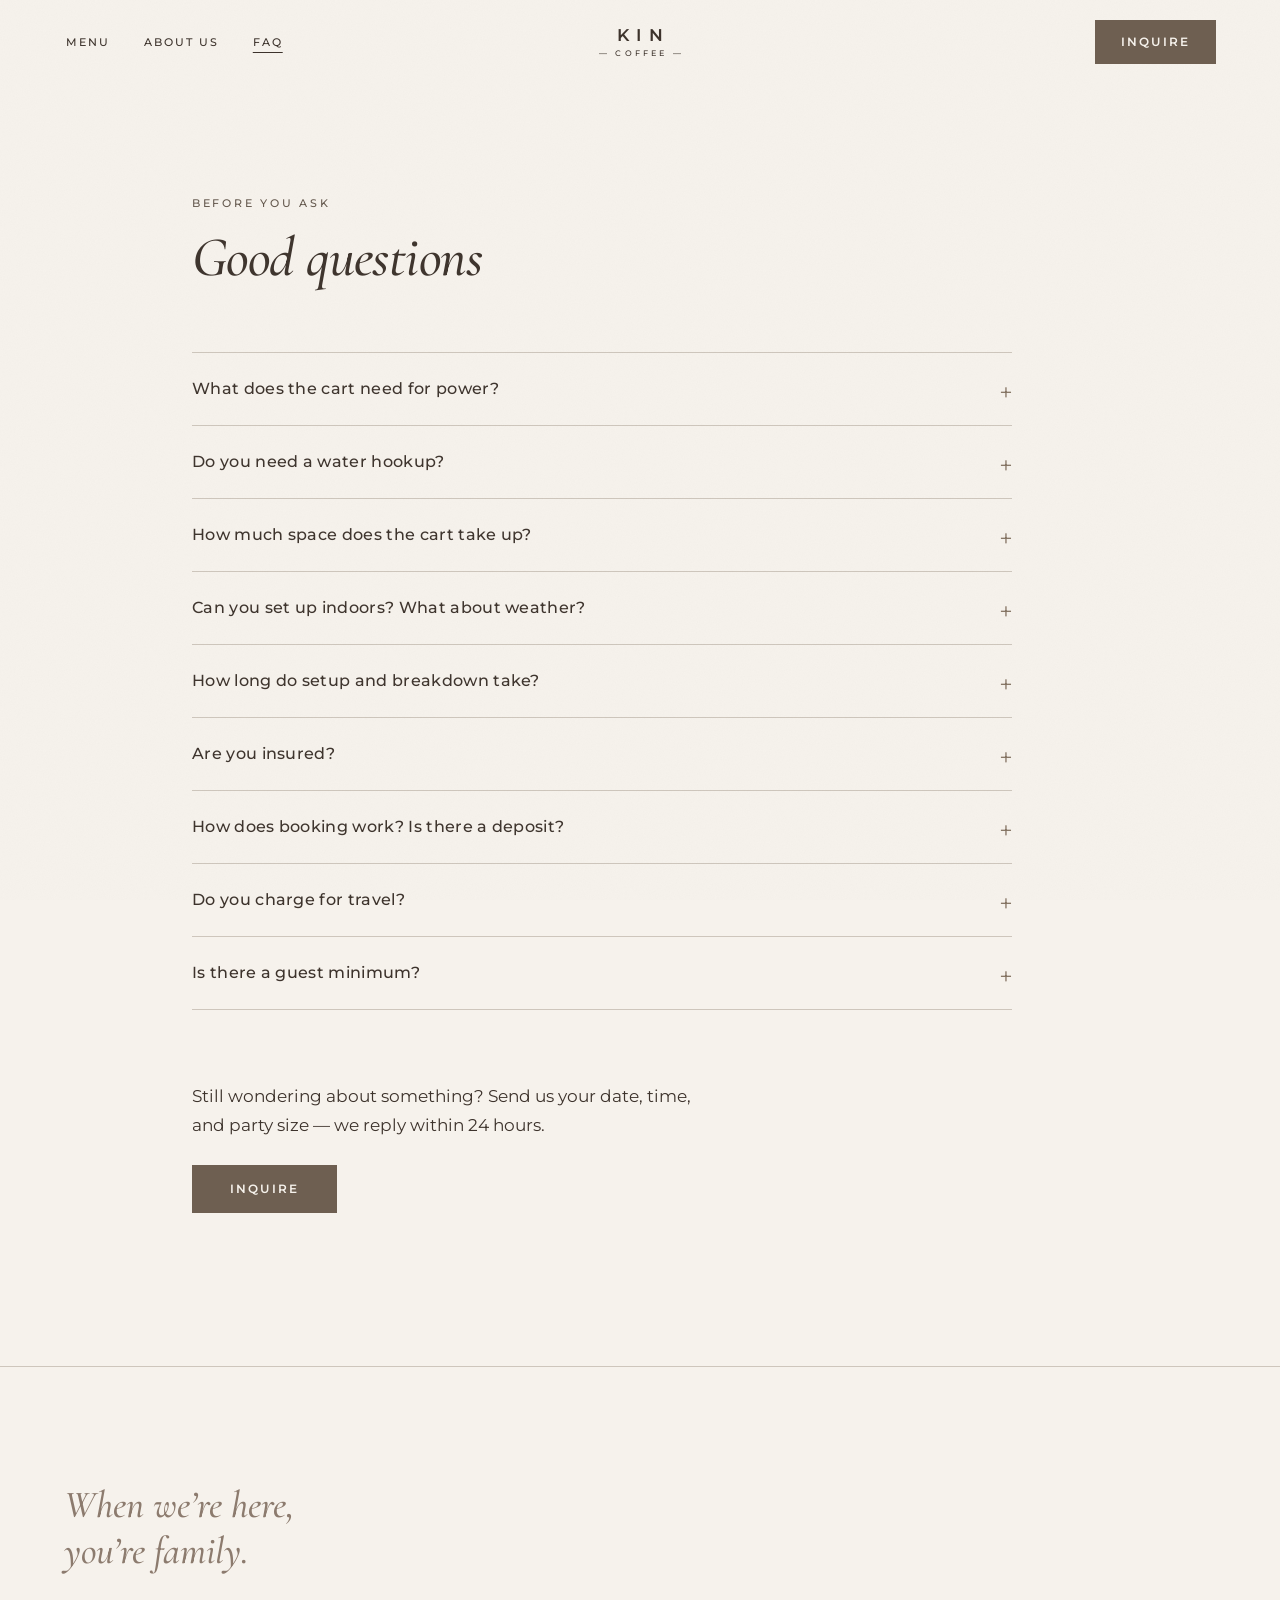
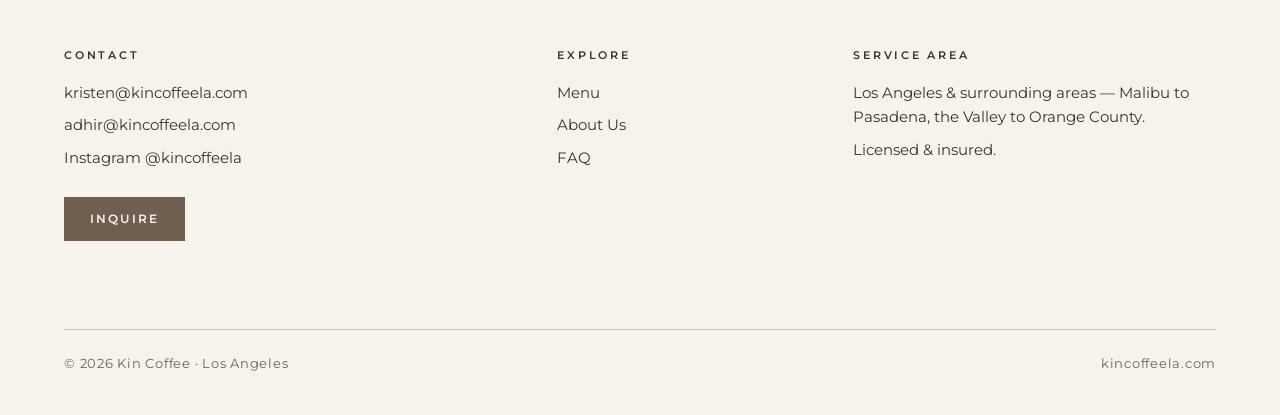
<file: faq.html>
<!DOCTYPE html>
<html lang="en">
<head>
  <meta charset="UTF-8">
  <meta name="viewport" content="width=device-width, initial-scale=1">
  <script>document.documentElement.className += ' js';</script>
  <title>FAQ — Kin Coffee | Coffee Cart Rentals in Los Angeles</title>
  <meta name="description" content="Power, space, setup time, insurance, travel, and booking — answers to the questions we hear most about renting the Kin Coffee cart in Los Angeles.">
  <meta property="og:title" content="Kin Coffee — Good Questions">
  <meta property="og:description" content="Everything you need to know about bringing the Kin Coffee cart to your event in Los Angeles.">
  <meta property="og:image" content="https://kincoffeela.com/assets/img/kin-founders-cart-1400.jpg">
  <link rel="canonical" href="https://kincoffeela.com/faq.html">
  <meta name="theme-color" content="#F6F2EC">
  <link rel="preconnect" href="https://fonts.googleapis.com">
  <link rel="preconnect" href="https://fonts.gstatic.com" crossorigin>
  <link href="https://fonts.googleapis.com/css2?family=Cormorant+Garamond:ital,wght@0,500;0,600;1,400;1,500;1,600&family=Montserrat:wght@300;400;500;600&display=swap" rel="stylesheet">
  <link rel="stylesheet" href="assets/css/tokens.css">
  <link rel="stylesheet" href="style.css">
  <link rel="icon" type="image/svg+xml" href="assets/favicon.svg">
  <script src="assets/js/inquiry.js" defer></script>
</head>
<body class="grain">

  <a class="skip-link" href="#main">Skip to content</a>

  <header class="site-head" data-nav>
    <nav class="site-nav" aria-label="Site">
      <a href="index.html#menu">Menu</a>
      <a href="about.html">About Us</a>
      <a href="faq.html" aria-current="page">FAQ</a>
    </nav>
    <a class="wordmark" href="index.html" aria-label="Kin Coffee — home">
      <span class="wordmark-kin">KIN</span>
      <span class="wordmark-sub">— Coffee —</span>
    </a>
    <a class="btn btn--nav head-cta" href="index.html#inquire">Inquire</a>
  </header>

  <main id="main">

    <!-- ============ FAQ ============ -->
    <section class="section page-first faq-section">
      <div class="section-inner faq-inner">
        <header class="section-head" data-reveal>
          <p class="eyebrow">Before you ask</p>
          <h1 class="page-title">Good questions</h1>
        </header>
        <div class="faq" data-accordion data-reveal>
          <details>
            <summary>What does the cart need for power?</summary>
            <div class="faq-a">
              <p>One dedicated 110V outlet (15&ndash;20 amp) within about 25 feet of our setup spot &mdash; dedicated meaning not shared with the DJ, lighting, or the photo booth. That&rsquo;s it. If your venue or backyard doesn&rsquo;t have power nearby, just tell us; we can bring a quiet generator.</p>
            </div>
          </details>
          <details>
            <summary>Do you need a water hookup?</summary>
            <div class="faq-a">
              <p>No &mdash; the cart is fully self-contained. We arrive with everything we need, water included, so we can set up in the middle of a lawn as easily as in a catering kitchen.</p>
            </div>
          </details>
          <details>
            <summary>How much space does the cart take up?</summary>
            <div class="faq-a">
              <p>Plan on roughly 6 by 6 feet for the cart and barista to work comfortably; the cart itself runs about 8 by 4. It looks best set against a wall, hedge, or backdrop, but we&rsquo;ve made a happy home in plenty of corners.</p>
            </div>
          </details>
          <details>
            <summary>Can you set up indoors? What about weather?</summary>
            <div class="faq-a">
              <p>Both, gladly. The cart rolls through standard doorways and sets up indoors or out. Outdoors, we pour rain or shine with a covered setup &mdash; and if severe weather cancels your event outright, we reschedule in good faith rather than leave you stuck.</p>
            </div>
          </details>
          <details>
            <summary>How long do setup and breakdown take?</summary>
            <div class="faq-a">
              <p>About 45 minutes to set up and 30 to break down &mdash; and neither is ever counted against your service hours. If you book two hours of coffee, you get two full hours of coffee.</p>
            </div>
          </details>
          <details>
            <summary>Are you insured?</summary>
            <div class="faq-a">
              <p>Yes &mdash; we carry general liability insurance, and we&rsquo;re glad to send a certificate of insurance directly to your venue on request. Most coordinators ask; we&rsquo;re ready.</p>
            </div>
          </details>
          <details>
            <summary>How does booking work? Is there a deposit?</summary>
            <div class="faq-a">
              <p>A 50% deposit holds your date, and the balance is charged automatically to your card before the event. We recommend reaching out 4 to 8 weeks ahead, though last-minute gatherings are welcome whenever the calendar allows.</p>
            </div>
          </details>
          <details>
            <summary>Do you charge for travel?</summary>
            <div class="faq-a">
              <p>Travel is included across Los Angeles and surrounding areas. Beyond that, a modest travel fee may apply &mdash; always disclosed upfront in your proposal, never a surprise.</p>
            </div>
          </details>
          <details>
            <summary>Is there a guest minimum?</summary>
            <div class="faq-a">
              <p>None. We&rsquo;ve poured for intimate open houses and 300-cup receptions with equal care. Tell us the shape of your day and we&rsquo;ll size the cart to fit.</p>
            </div>
          </details>
        </div>

        <div class="faq-cta" data-reveal>
          <p>Still wondering about something? Send us your date, time, and party size &mdash; we reply within 24&nbsp;hours.</p>
          <a class="btn" href="index.html#inquire">Inquire</a>
        </div>
      </div>
    </section>

  </main>

  <!-- ============ FOOTER ============ -->
  <footer class="site-foot">
    <div class="section-inner">
      <p class="foot-tagline">When we&rsquo;re here, you&rsquo;re family.</p>
      <div class="foot-grid">
        <div class="foot-col">
          <h3 class="foot-head">Contact</h3>
          <p><a href="mailto:kristen@kincoffeela.com">kristen@kincoffeela.com</a></p>
          <p><a href="mailto:adhir@kincoffeela.com">adhir@kincoffeela.com</a></p>
          <p><a href="https://www.instagram.com/kincoffeela/" target="_blank" rel="noopener">Instagram @kincoffeela</a></p>
          <p><a class="btn btn--nav foot-cta" href="index.html#inquire">Inquire</a></p>
        </div>
        <div class="foot-col">
          <h3 class="foot-head">Explore</h3>
          <p><a href="index.html#menu">Menu</a></p>
          <p><a href="about.html">About Us</a></p>
          <p><a href="faq.html">FAQ</a></p>
        </div>
        <div class="foot-col">
          <h3 class="foot-head">Service area</h3>
          <p>Los Angeles &amp; surrounding areas &mdash; Malibu to Pasadena, the Valley to Orange County.</p>
          <p>Licensed &amp; insured.</p>
        </div>
      </div>
      <div class="foot-bottom">
        <p>&copy; 2026 Kin Coffee &middot; Los Angeles</p>
        <p>kincoffeela.com</p>
      </div>
    </div>
  </footer>


  <div class="kin-mobile-bar" data-mobile-cta>
    <a class="btn" href="index.html#inquire">Inquire</a>
  </div>
</body>
</html>
</file>
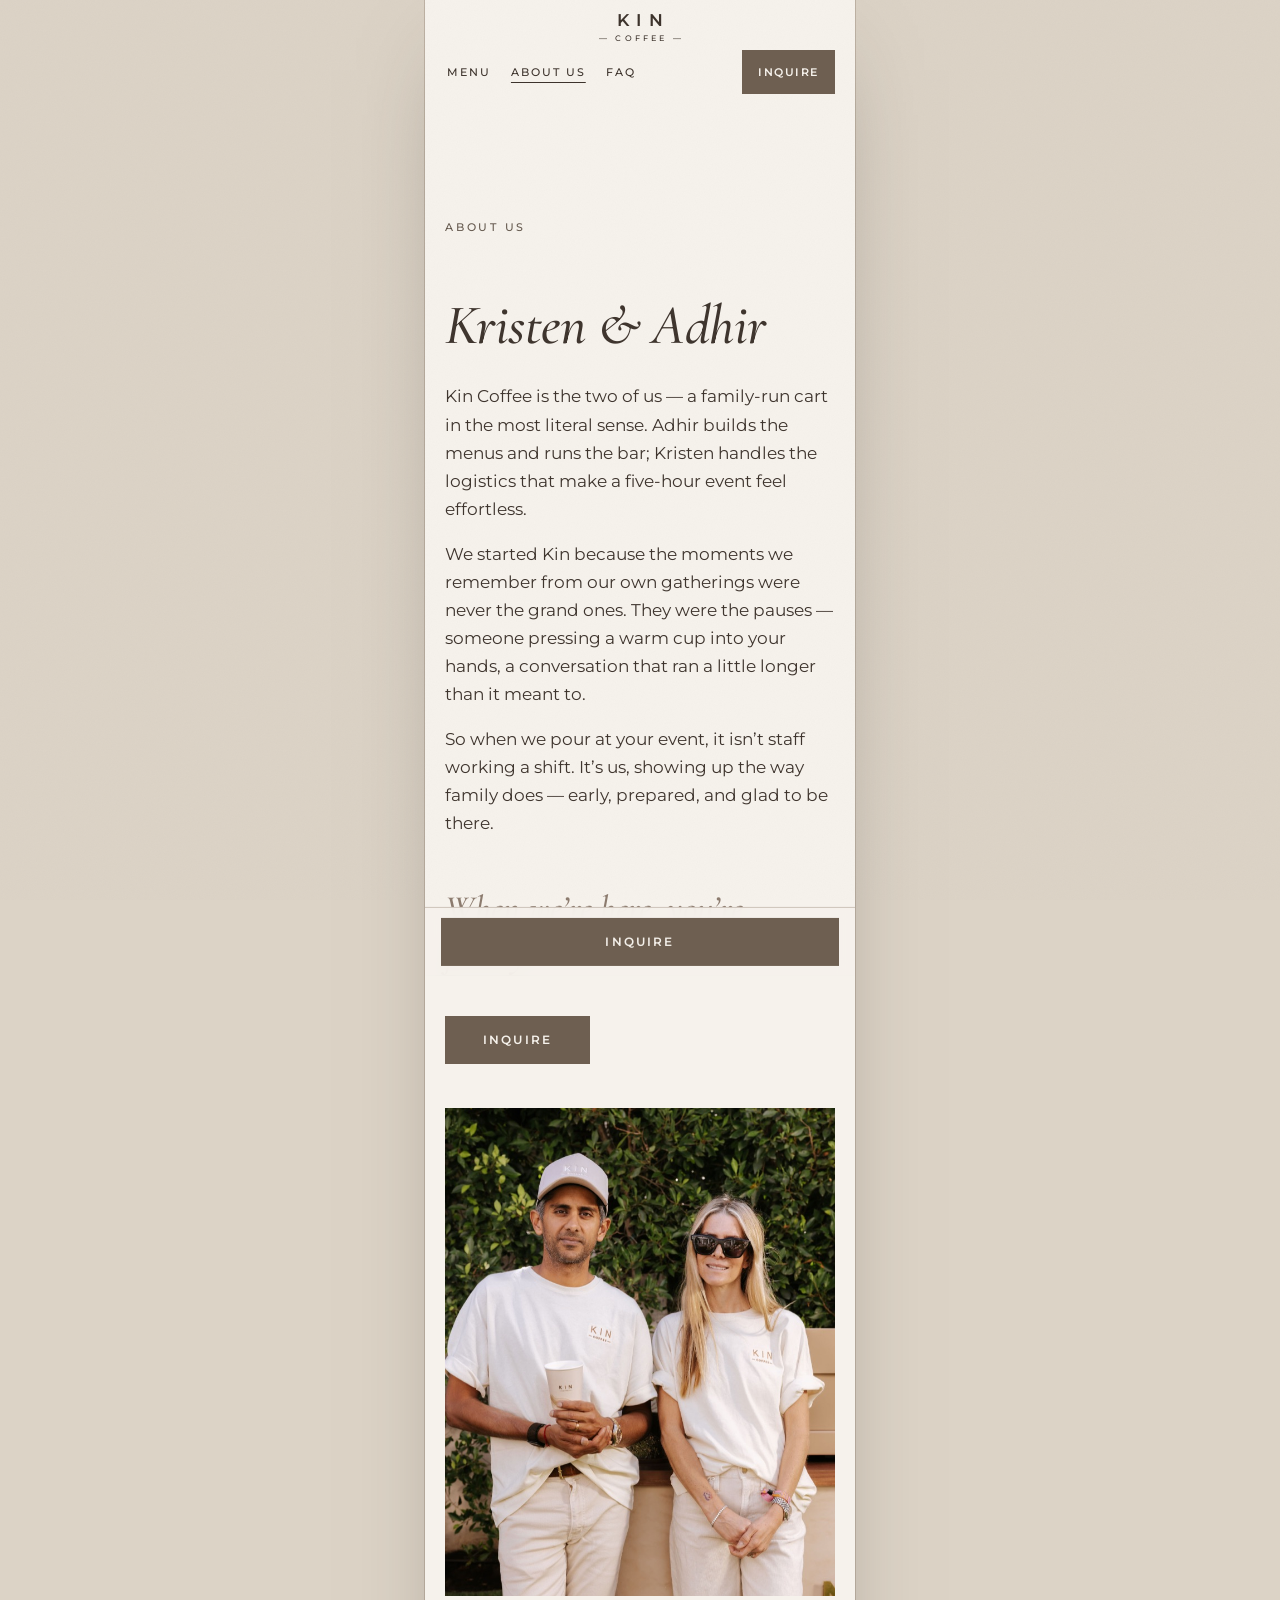
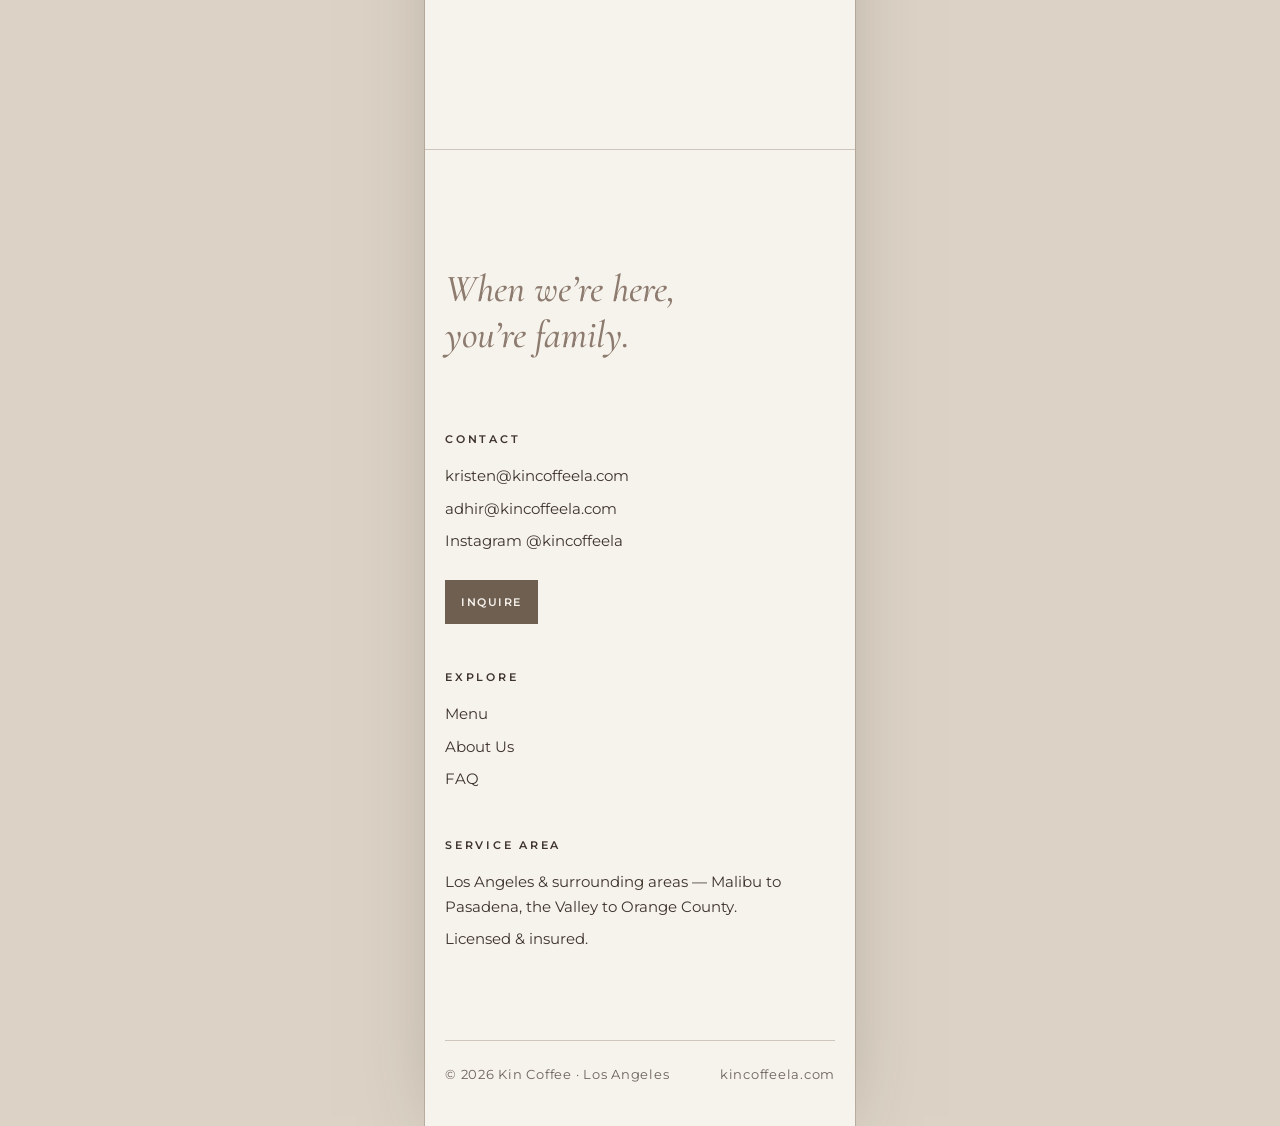
<file: mobile/about.html>
<!DOCTYPE html>
<html lang="en">
<head>
  <meta charset="UTF-8">
  <meta name="viewport" content="width=device-width, initial-scale=1">
  <meta name="robots" content="noindex">
  <script>document.documentElement.className += ' js';</script>
  <title>About Us — Kin Coffee | Los Angeles</title>
  <meta name="description" content="Kin Coffee is Kristen and Adhir — a family-run luxury espresso cart serving weddings, corporate events, and gatherings across Los Angeles.">
  <meta property="og:title" content="About Kin Coffee — Kristen &amp; Adhir">
  <meta property="og:description" content="A family-run espresso cart for weddings, corporate events, and gatherings across Los Angeles. When we’re here, you’re family.">
  <meta property="og:image" content="https://kincoffeela.com/assets/img/kin-founders-1200.jpg">
  <meta name="theme-color" content="#F6F2EC">
  <link rel="preconnect" href="https://fonts.googleapis.com">
  <link rel="preconnect" href="https://fonts.gstatic.com" crossorigin>
  <link href="https://fonts.googleapis.com/css2?family=Cormorant+Garamond:ital,wght@0,500;0,600;1,400;1,500;1,600&family=Montserrat:wght@300;400;500;600&display=swap" rel="stylesheet">
  <link rel="stylesheet" href="../assets/css/tokens.css">
  <link rel="stylesheet" href="style.css">
  <link rel="icon" type="image/svg+xml" href="../assets/favicon.svg">
  <script src="../assets/js/inquiry.js" defer></script>
</head>
<body class="grain">

  <a class="skip-link" href="#main">Skip to content</a>

  <header class="site-head" data-nav>
    <nav class="site-nav" aria-label="Site">
      <a href="index.html#menu">Menu</a>
      <a href="about.html" aria-current="page">About Us</a>
      <a href="faq.html">FAQ</a>
    </nav>
    <a class="wordmark" href="index.html" aria-label="Kin Coffee — home">
      <span class="wordmark-kin">KIN</span>
      <span class="wordmark-sub">— Coffee —</span>
    </a>
    <a class="btn btn--nav head-cta" href="index.html#inquire">Inquire</a>
  </header>

  <main id="main">

    <!-- ============ ABOUT US ============ -->
    <section class="section page-first founders">
      <div class="section-inner grid12" data-reveal-stagger>
        <p class="gutter-label gutter-label--vert gutter-label--end eyebrow" aria-hidden="true">About us</p>
        <div class="founders-text" data-reveal>
          <h1 class="page-title">Kristen &amp; Adhir</h1>
          <p>Kin Coffee is the two of us &mdash; a family-run cart in the most literal sense. Adhir builds the menus and runs the bar; Kristen handles the logistics that make a five-hour event feel effortless.
          <!-- EDIT-ME: one or two sentences on how Kin began — the first machine, the first backyard party, why coffee. --></p>
          <p>We started Kin because the moments we remember from our own gatherings were never the grand ones. They were the pauses &mdash; someone pressing a warm cup into your hands, a conversation that ran a little longer than it meant to.
          <!-- EDIT-ME: a personal detail — your neighborhood, your go-to order, who taught you to make coffee. --></p>
          <p>So when we pour at your event, it isn&rsquo;t staff working a shift. It&rsquo;s us, showing up the way family does &mdash; early, prepared, and glad to be there.</p>
          <p class="founders-tagline">When we&rsquo;re here, you&rsquo;re family.</p>
          <a class="btn" href="index.html#inquire">Inquire</a>
        </div>
        <div class="founders-media frame" data-reveal>
          <img
            src="../assets/img/kin-founders-1200.jpg"
            srcset="../assets/img/kin-founders-700.jpg 700w, ../assets/img/kin-founders-1200.jpg 1200w"
            sizes="(min-width: 960px) 38vw, 92vw"
            width="1200" height="1799"
            alt="Kin Coffee founders Kristen and Adhir in matching cream Kin tees beside the cart"
            fetchpriority="high" decoding="async">
        </div>
      </div>
    </section>

  </main>

  <!-- ============ FOOTER ============ -->
  <footer class="site-foot">
    <div class="section-inner">
      <p class="foot-tagline">When we&rsquo;re here, you&rsquo;re family.</p>
      <div class="foot-grid">
        <div class="foot-col">
          <h3 class="foot-head">Contact</h3>
          <p><a href="mailto:kristen@kincoffeela.com">kristen@kincoffeela.com</a></p>
          <p><a href="mailto:adhir@kincoffeela.com">adhir@kincoffeela.com</a></p>
          <p><a href="https://www.instagram.com/kincoffeela/" target="_blank" rel="noopener">Instagram @kincoffeela</a></p>
          <p><a class="btn btn--nav foot-cta" href="index.html#inquire">Inquire</a></p>
        </div>
        <div class="foot-col">
          <h3 class="foot-head">Explore</h3>
          <p><a href="index.html#menu">Menu</a></p>
          <p><a href="about.html">About Us</a></p>
          <p><a href="faq.html">FAQ</a></p>
        </div>
        <div class="foot-col">
          <h3 class="foot-head">Service area</h3>
          <p>Los Angeles &amp; surrounding areas &mdash; Malibu to Pasadena, the Valley to Orange County.</p>
          <p>Licensed &amp; insured.</p>
        </div>
      </div>
      <div class="foot-bottom">
        <p>&copy; 2026 Kin Coffee &middot; Los Angeles</p>
        <p>kincoffeela.com</p>
      </div>
    </div>
  </footer>


  <div class="kin-mobile-bar" data-mobile-cta>
    <a class="btn" href="index.html#inquire">Inquire</a>
  </div>
</body>
</html>
</file>
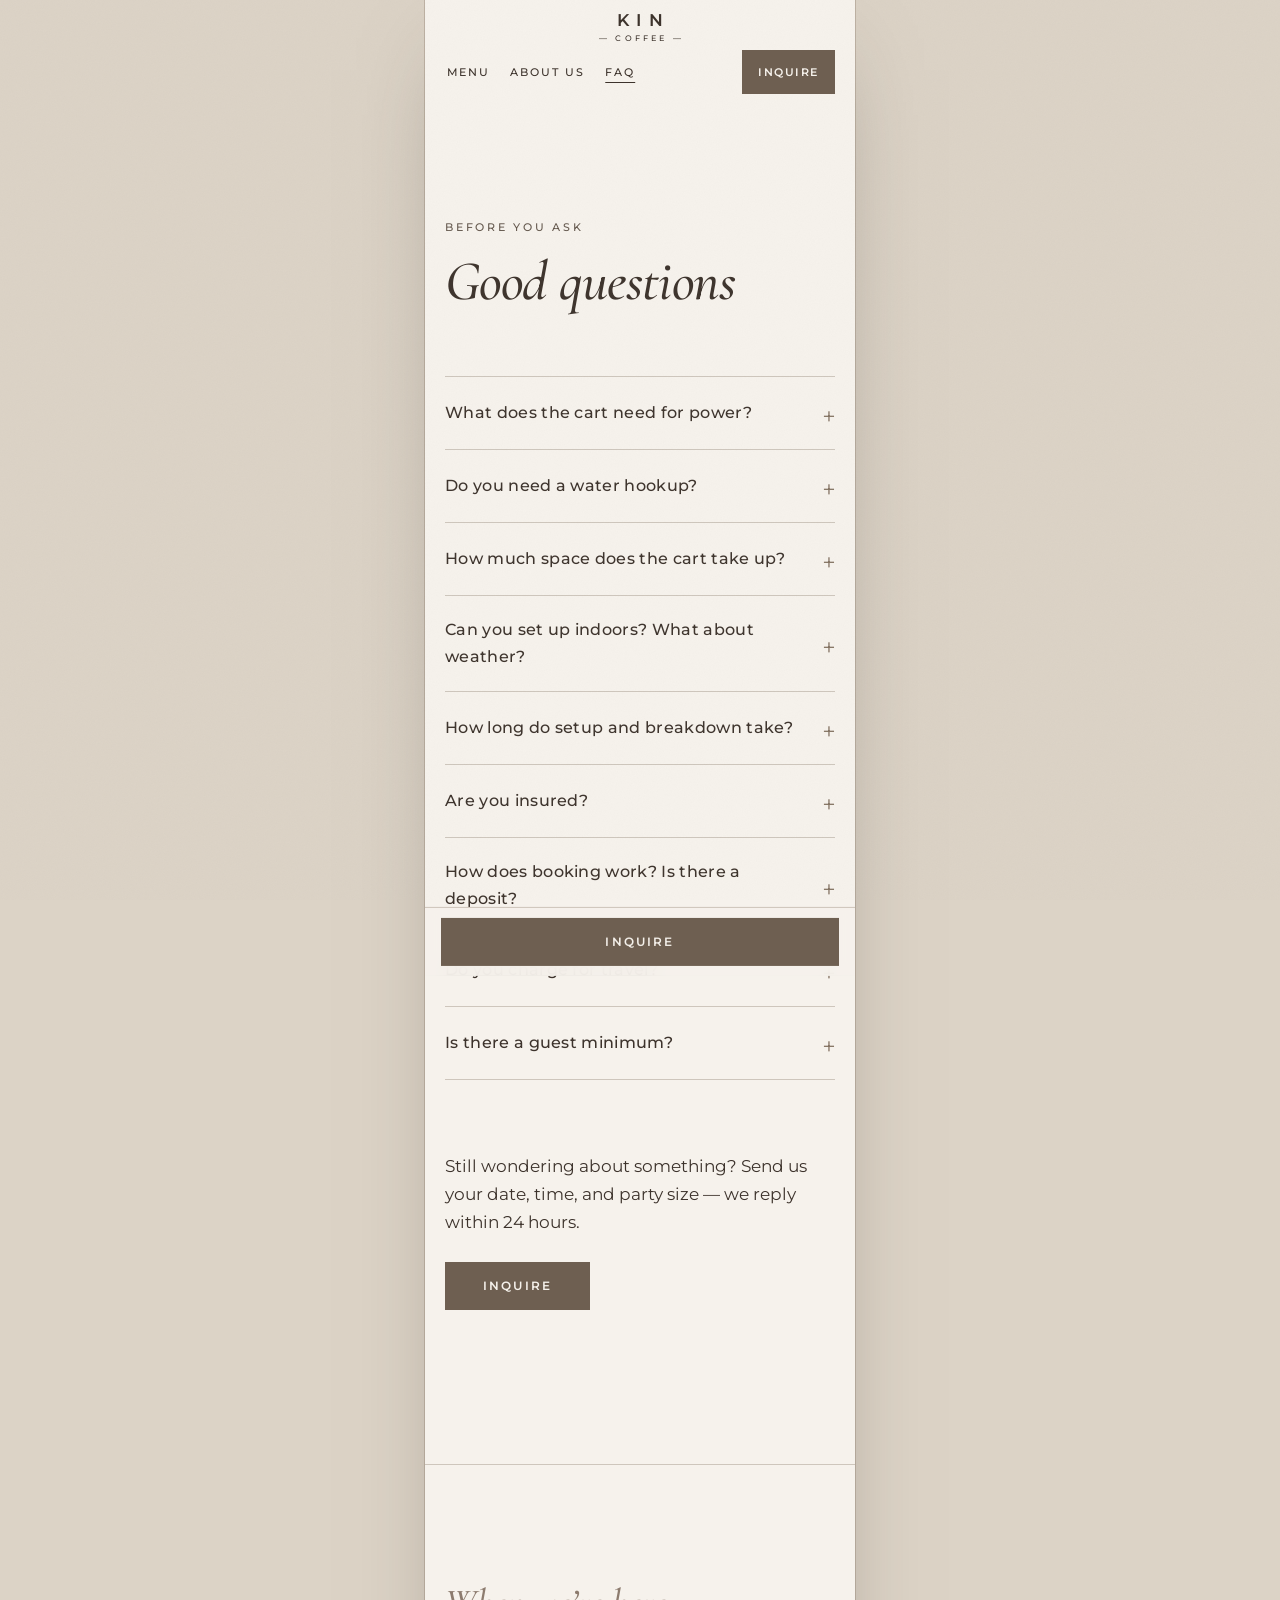
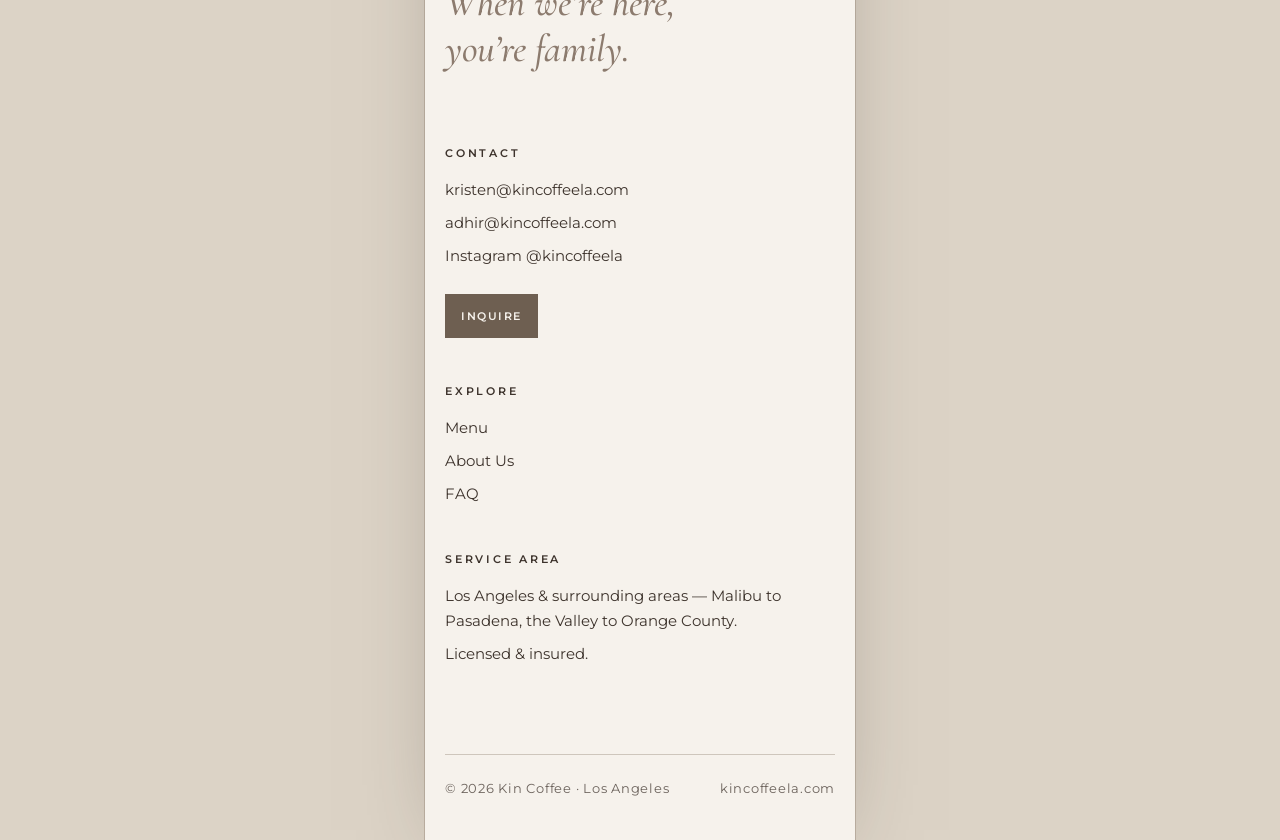
<file: mobile/faq.html>
<!DOCTYPE html>
<html lang="en">
<head>
  <meta charset="UTF-8">
  <meta name="viewport" content="width=device-width, initial-scale=1">
  <meta name="robots" content="noindex">
  <script>document.documentElement.className += ' js';</script>
  <title>FAQ — Kin Coffee | Coffee Cart Rentals in Los Angeles</title>
  <meta name="description" content="Power, space, setup time, insurance, travel, and booking — answers to the questions we hear most about renting the Kin Coffee cart in Los Angeles.">
  <meta property="og:title" content="Kin Coffee — Good Questions">
  <meta property="og:description" content="Everything you need to know about bringing the Kin Coffee cart to your event in Los Angeles.">
  <meta property="og:image" content="https://kincoffeela.com/assets/img/kin-founders-cart-1400.jpg">
  <meta name="theme-color" content="#F6F2EC">
  <link rel="preconnect" href="https://fonts.googleapis.com">
  <link rel="preconnect" href="https://fonts.gstatic.com" crossorigin>
  <link href="https://fonts.googleapis.com/css2?family=Cormorant+Garamond:ital,wght@0,500;0,600;1,400;1,500;1,600&family=Montserrat:wght@300;400;500;600&display=swap" rel="stylesheet">
  <link rel="stylesheet" href="../assets/css/tokens.css">
  <link rel="stylesheet" href="style.css">
  <link rel="icon" type="image/svg+xml" href="../assets/favicon.svg">
  <script src="../assets/js/inquiry.js" defer></script>
</head>
<body class="grain">

  <a class="skip-link" href="#main">Skip to content</a>

  <header class="site-head" data-nav>
    <nav class="site-nav" aria-label="Site">
      <a href="index.html#menu">Menu</a>
      <a href="about.html">About Us</a>
      <a href="faq.html" aria-current="page">FAQ</a>
    </nav>
    <a class="wordmark" href="index.html" aria-label="Kin Coffee — home">
      <span class="wordmark-kin">KIN</span>
      <span class="wordmark-sub">— Coffee —</span>
    </a>
    <a class="btn btn--nav head-cta" href="index.html#inquire">Inquire</a>
  </header>

  <main id="main">

    <!-- ============ FAQ ============ -->
    <section class="section page-first faq-section">
      <div class="section-inner faq-inner">
        <header class="section-head" data-reveal>
          <p class="eyebrow">Before you ask</p>
          <h1 class="page-title">Good questions</h1>
        </header>
        <div class="faq" data-accordion data-reveal>
          <details>
            <summary>What does the cart need for power?</summary>
            <div class="faq-a">
              <p>One dedicated 110V outlet (15&ndash;20 amp) within about 25 feet of our setup spot &mdash; dedicated meaning not shared with the DJ, lighting, or the photo booth. That&rsquo;s it. If your venue or backyard doesn&rsquo;t have power nearby, just tell us; we can bring a quiet generator.</p>
            </div>
          </details>
          <details>
            <summary>Do you need a water hookup?</summary>
            <div class="faq-a">
              <p>No &mdash; the cart is fully self-contained. We arrive with everything we need, water included, so we can set up in the middle of a lawn as easily as in a catering kitchen.</p>
            </div>
          </details>
          <details>
            <summary>How much space does the cart take up?</summary>
            <div class="faq-a">
              <p>Plan on roughly 6 by 6 feet for the cart and barista to work comfortably; the cart itself runs about 8 by 4. It looks best set against a wall, hedge, or backdrop, but we&rsquo;ve made a happy home in plenty of corners.</p>
            </div>
          </details>
          <details>
            <summary>Can you set up indoors? What about weather?</summary>
            <div class="faq-a">
              <p>Both, gladly. The cart rolls through standard doorways and sets up indoors or out. Outdoors, we pour rain or shine with a covered setup &mdash; and if severe weather cancels your event outright, we reschedule in good faith rather than leave you stuck.</p>
            </div>
          </details>
          <details>
            <summary>How long do setup and breakdown take?</summary>
            <div class="faq-a">
              <p>About 45 minutes to set up and 30 to break down &mdash; and neither is ever counted against your service hours. If you book two hours of coffee, you get two full hours of coffee.</p>
            </div>
          </details>
          <details>
            <summary>Are you insured?</summary>
            <div class="faq-a">
              <p>Yes &mdash; we carry general liability insurance, and we&rsquo;re glad to send a certificate of insurance directly to your venue on request. Most coordinators ask; we&rsquo;re ready.</p>
            </div>
          </details>
          <details>
            <summary>How does booking work? Is there a deposit?</summary>
            <div class="faq-a">
              <p>A 50% deposit holds your date, and the balance is charged automatically to your card before the event. We recommend reaching out 4 to 8 weeks ahead, though last-minute gatherings are welcome whenever the calendar allows.</p>
            </div>
          </details>
          <details>
            <summary>Do you charge for travel?</summary>
            <div class="faq-a">
              <p>Travel is included across Los Angeles and surrounding areas. Beyond that, a modest travel fee may apply &mdash; always disclosed upfront in your proposal, never a surprise.</p>
            </div>
          </details>
          <details>
            <summary>Is there a guest minimum?</summary>
            <div class="faq-a">
              <p>None. We&rsquo;ve poured for intimate open houses and 300-cup receptions with equal care. Tell us the shape of your day and we&rsquo;ll size the cart to fit.</p>
            </div>
          </details>
        </div>

        <div class="faq-cta" data-reveal>
          <p>Still wondering about something? Send us your date, time, and party size &mdash; we reply within 24&nbsp;hours.</p>
          <a class="btn" href="index.html#inquire">Inquire</a>
        </div>
      </div>
    </section>

  </main>

  <!-- ============ FOOTER ============ -->
  <footer class="site-foot">
    <div class="section-inner">
      <p class="foot-tagline">When we&rsquo;re here, you&rsquo;re family.</p>
      <div class="foot-grid">
        <div class="foot-col">
          <h3 class="foot-head">Contact</h3>
          <p><a href="mailto:kristen@kincoffeela.com">kristen@kincoffeela.com</a></p>
          <p><a href="mailto:adhir@kincoffeela.com">adhir@kincoffeela.com</a></p>
          <p><a href="https://www.instagram.com/kincoffeela/" target="_blank" rel="noopener">Instagram @kincoffeela</a></p>
          <p><a class="btn btn--nav foot-cta" href="index.html#inquire">Inquire</a></p>
        </div>
        <div class="foot-col">
          <h3 class="foot-head">Explore</h3>
          <p><a href="index.html#menu">Menu</a></p>
          <p><a href="about.html">About Us</a></p>
          <p><a href="faq.html">FAQ</a></p>
        </div>
        <div class="foot-col">
          <h3 class="foot-head">Service area</h3>
          <p>Los Angeles &amp; surrounding areas &mdash; Malibu to Pasadena, the Valley to Orange County.</p>
          <p>Licensed &amp; insured.</p>
        </div>
      </div>
      <div class="foot-bottom">
        <p>&copy; 2026 Kin Coffee &middot; Los Angeles</p>
        <p>kincoffeela.com</p>
      </div>
    </div>
  </footer>


  <div class="kin-mobile-bar" data-mobile-cta>
    <a class="btn" href="index.html#inquire">Inquire</a>
  </div>
</body>
</html>
</file>
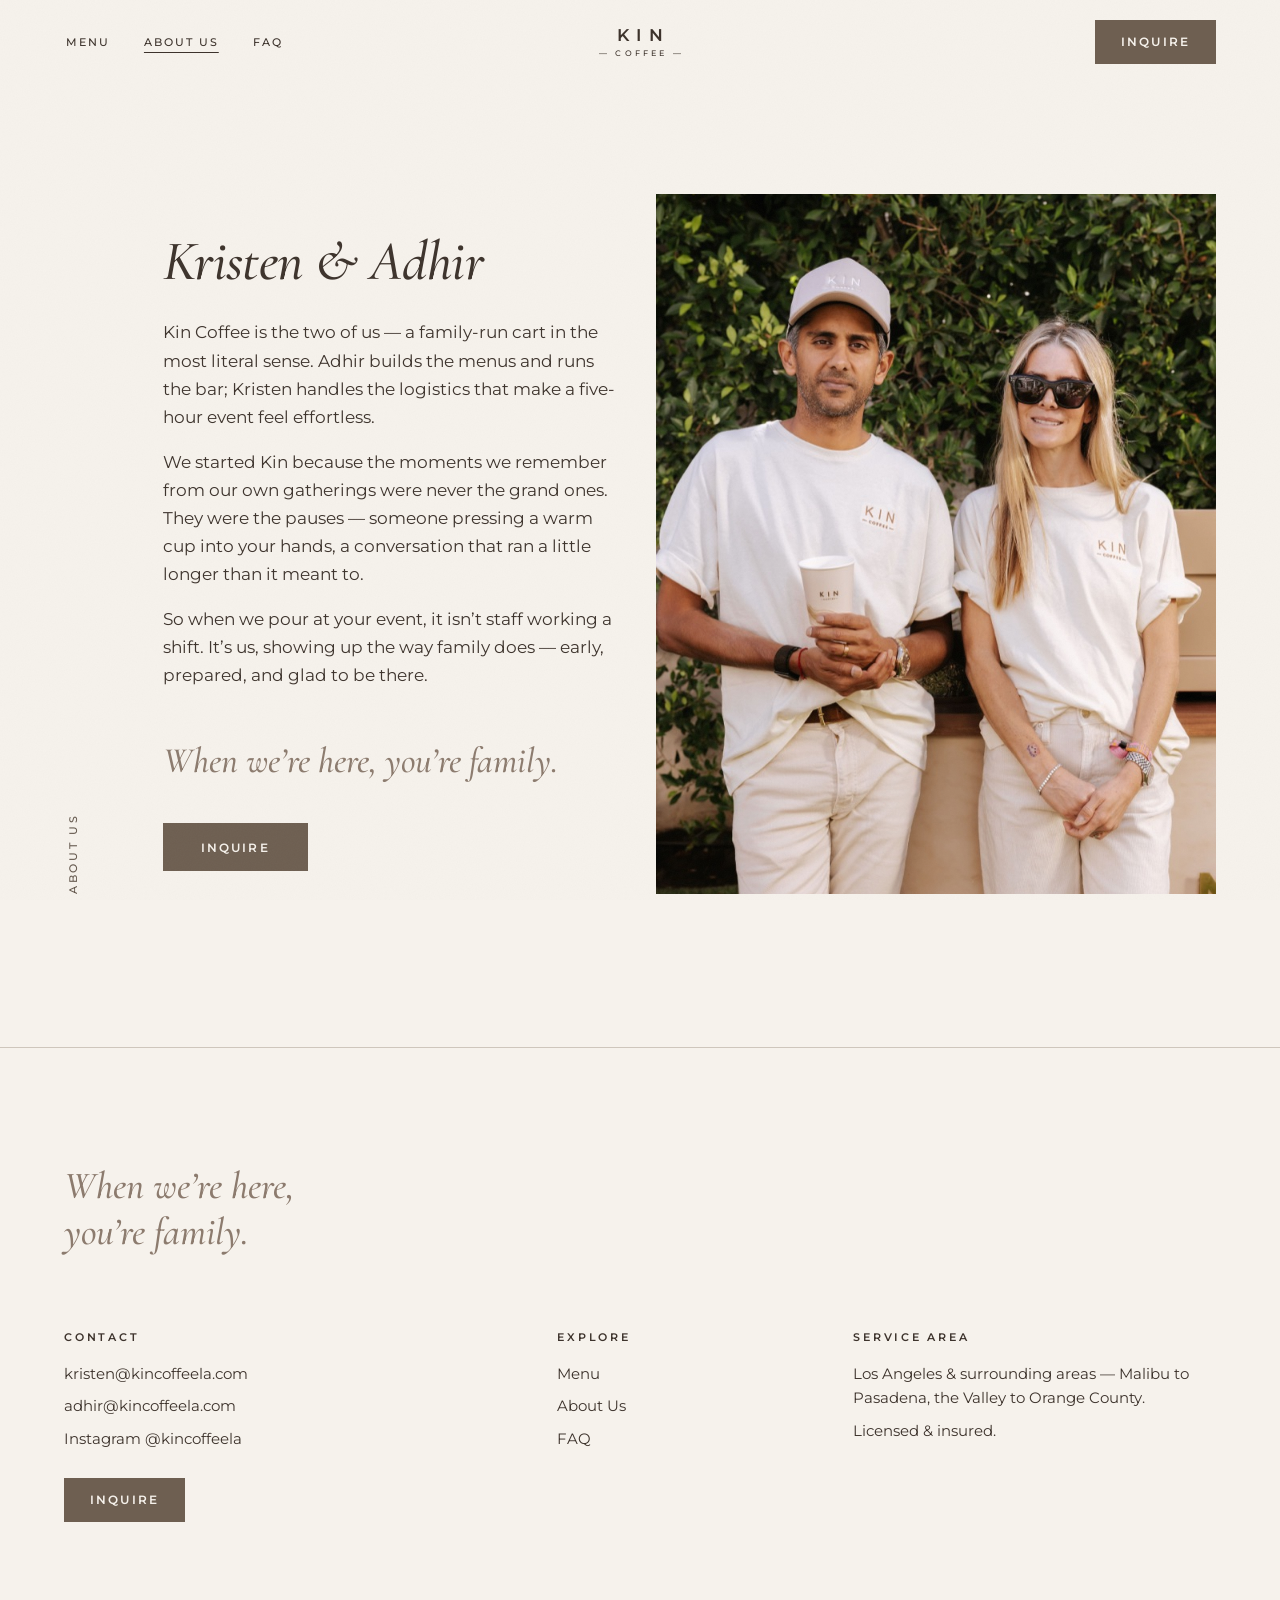
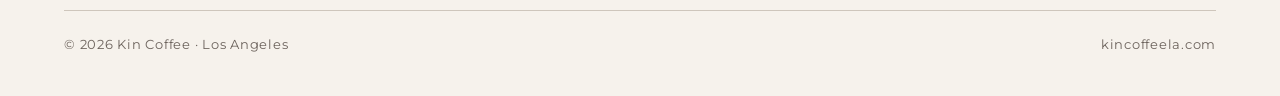
<file: v1-editorial/about.html>
<!DOCTYPE html>
<html lang="en">
<head>
  <meta charset="UTF-8">
  <meta name="robots" content="noindex">
  <title>Kin Coffee</title>
  <!-- The site moved to the root of kincoffeela.com; old /v1-editorial/ links land here. -->
  <link rel="canonical" href="https://kincoffeela.com/about.html">
  <script>location.replace('../about.html' + location.hash);</script>
  <meta http-equiv="refresh" content="0; url=../about.html">
</head>
<body><a href="../about.html">Kin Coffee</a></body>
</html>
</file>
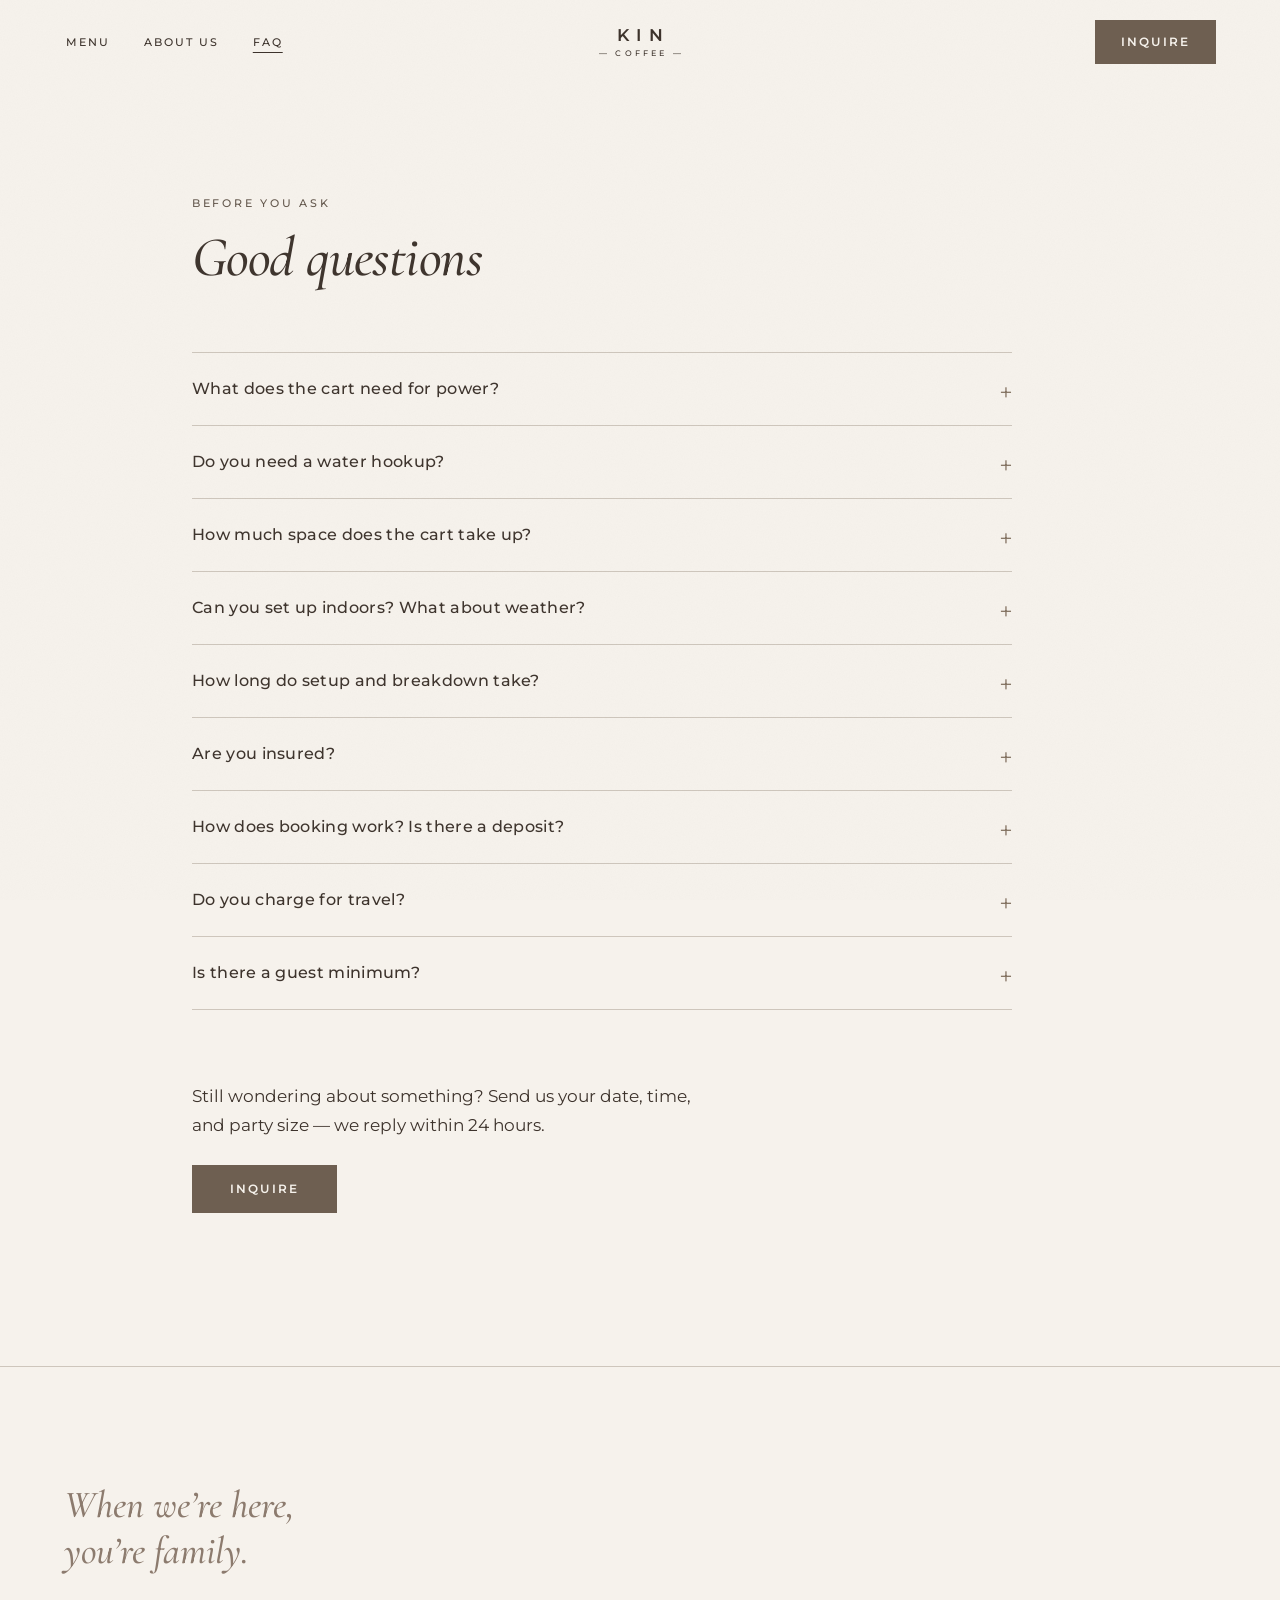
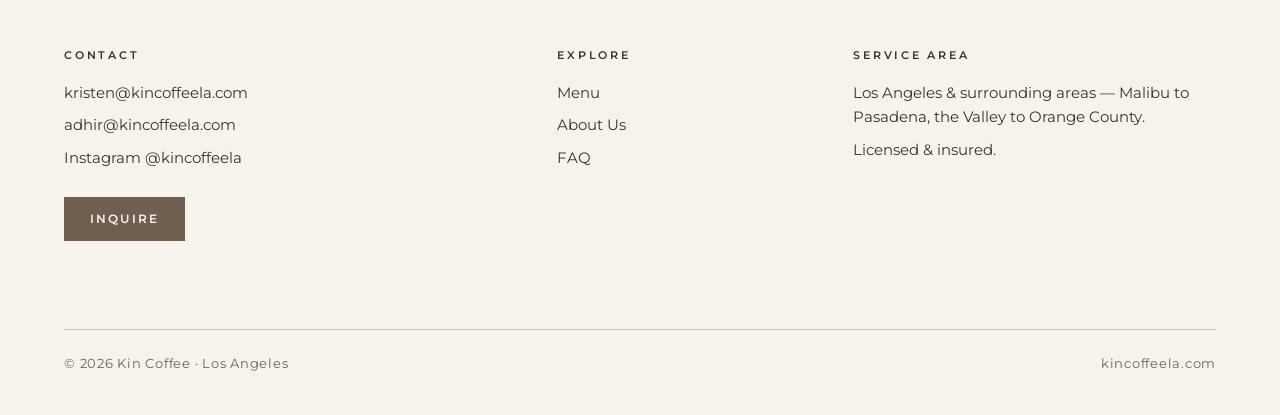
<file: v1-editorial/faq.html>
<!DOCTYPE html>
<html lang="en">
<head>
  <meta charset="UTF-8">
  <meta name="robots" content="noindex">
  <title>Kin Coffee</title>
  <!-- The site moved to the root of kincoffeela.com; old /v1-editorial/ links land here. -->
  <link rel="canonical" href="https://kincoffeela.com/faq.html">
  <script>location.replace('../faq.html' + location.hash);</script>
  <meta http-equiv="refresh" content="0; url=../faq.html">
</head>
<body><a href="../faq.html">Kin Coffee</a></body>
</html>
</file>
<file: assets/css/tokens.css>
/* ============================================================
   Kin Coffee — shared design tokens & primitives
   Loaded by every variant BEFORE its own style.css.
   ============================================================ */

:root {
  /* palette — 60/30/10: ivory dominant, beige rhythm, taupe accent */
  --ivory: #F6F2EC;
  --beige: #E8DFD1;
  --taupe: #A48F7A;
  --taupe-dark: #837261;
  --taupe-warm: #8C7B6E;
  --taupe-deep: #6E5F51;       /* button fill — AA-safe with ivory text */
  --ink: #3D332C;              /* body text anchor — WCAG-safe on ivory/beige */
  --ink-soft: #63574C;         /* small labels/captions — AA-safe on ivory & beige */
  --hairline: rgba(131, 114, 97, 0.35);

  --font-sans: 'Montserrat', 'Avenir Next', -apple-system, 'Helvetica Neue', Arial, sans-serif;
  --font-serif: 'Cormorant Garamond', 'Cormorant', Georgia, serif;

  --track-caps: 0.18em;        /* nav / buttons */
  --track-label: 0.25em;       /* eyebrow micro-labels */

  --pad-section: clamp(72px, 12vw, 160px);
  --ease-out: cubic-bezier(0.22, 0.61, 0.36, 1);
}

*, *::before, *::after { box-sizing: border-box; }

html { scroll-behavior: smooth; }

body {
  margin: 0;
  background: var(--ivory);
  color: var(--ink);
  font-family: var(--font-sans);
  font-size: 17px;
  font-weight: 400;
  line-height: 1.65;
  -webkit-font-smoothing: antialiased;
  text-rendering: optimizeLegibility;
}

img { max-width: 100%; height: auto; display: block; }
a { color: inherit; }
button { font: inherit; cursor: pointer; }

/* accessibility */
.skip-link {
  position: absolute; left: -9999px; top: 0; z-index: 200;
  background: var(--ink); color: var(--ivory);
  padding: 12px 20px; font-size: 13px; letter-spacing: var(--track-caps);
  text-transform: uppercase; text-decoration: none;
}
.skip-link:focus { left: 0; }
:focus-visible { outline: 2px solid var(--taupe); outline-offset: 3px; }

.visually-hidden {
  position: absolute; width: 1px; height: 1px; margin: -1px;
  padding: 0; overflow: hidden; clip: rect(0 0 0 0); white-space: nowrap; border: 0;
}

/* film-grain overlay — near-subliminal tactile warmth (brief §6) */
.grain::after {
  content: "";
  position: fixed; inset: 0; z-index: 3;
  pointer-events: none;
  opacity: 0.035;
  background-image: url("data:image/svg+xml,%3Csvg xmlns='http://www.w3.org/2000/svg' width='240' height='240'%3E%3Cfilter id='n'%3E%3CfeTurbulence type='fractalNoise' baseFrequency='0.85' numOctaves='2' stitchTiles='stitch'/%3E%3CfeColorMatrix type='saturate' values='0'/%3E%3C/filter%3E%3Crect width='240' height='240' filter='url(%23n)'/%3E%3C/svg%3E");
}

/* the single motion primitive — fade + translateY, observer adds .is-revealed.
   Scoped to html.js (set by an inline head script) so content never hides
   when JavaScript is unavailable. */
.js [data-reveal] {
  opacity: 0;
  transform: translateY(20px);
  transition: opacity 0.65s var(--ease-out), transform 0.65s var(--ease-out);
}
.js [data-reveal].is-revealed { opacity: 1; transform: none; }

@media (prefers-reduced-motion: reduce) {
  html { scroll-behavior: auto; }
  .js [data-reveal] { opacity: 1; transform: none; transition: none; }
  * { animation-duration: 0.01ms !important; animation-iteration-count: 1 !important; }
}

/* hairline rule */
.rule { border: 0; border-top: 1px solid var(--hairline); margin: 0; }

/* eyebrow micro-label */
.eyebrow {
  font-family: var(--font-sans);
  font-size: 11px; font-weight: 500;
  letter-spacing: var(--track-label);
  text-transform: uppercase;
  color: var(--ink-soft); /* small text — taupe-dark fails AA below 24px */
}
</file>
<file: style.css>
/* ============================================================
   Kin Coffee — V1 Editorial Ivory
   Kinfolk-adjacent magazine spread: centered-logo hero, 12-col
   asymmetric body grid, menu card on a walnut stand, gutter labels,
   underline form. Builds on assets/css/tokens.css.
   ============================================================ */

:root {
  --pad-x: clamp(20px, 5vw, 72px);
  --content-max: 1400px;
  --grid-gap: clamp(20px, 2.5vw, 40px);
  --error: #8A3B2A;
}

::selection { background: var(--taupe); color: var(--ivory); }

h1, h2, h3, h4, p { margin: 0; }

p + p { margin-top: 1em; }

/* ---------- buttons — the page's only saturated element ---------- */
.btn,
form[data-inquiry-form] button[type="submit"] {
  display: inline-flex;
  align-items: center;
  justify-content: center;
  min-height: 48px;
  padding: 14px 38px;
  background: var(--taupe-deep);
  color: var(--ivory);
  border: 0;
  border-radius: 0;
  font-family: var(--font-sans);
  font-size: 12px;
  font-weight: 600;
  letter-spacing: var(--track-caps);
  text-transform: uppercase;
  text-decoration: none;
  transition: background-color 0.25s var(--ease-out);
}
.btn:hover,
form[data-inquiry-form] button[type="submit"]:hover {
  background: var(--ink);
}
.btn--nav { padding: 12px 26px; min-height: 44px; }

/* ============================================================
   HEADER — nav to the side, logo in the middle, Inquire right
   ============================================================ */
.site-head {
  position: fixed;
  top: 0;
  left: 0;
  right: 0;
  z-index: 50;
  display: grid;
  grid-template-columns: 1fr auto;
  grid-template-areas:
    "logo logo"
    "nav  cta";
  align-items: center;
  gap: 8px 16px;
  padding: 12px var(--pad-x);
  transition: background-color 0.35s var(--ease-out), box-shadow 0.35s var(--ease-out), padding 0.35s var(--ease-out);
}
.site-head.is-solid {
  background: rgba(246, 242, 236, 0.94);
  -webkit-backdrop-filter: blur(8px);
  backdrop-filter: blur(8px);
  box-shadow: 0 1px 0 var(--hairline);
}

.wordmark {
  grid-area: logo;
  justify-self: center;
  text-align: center;
  text-decoration: none;
  line-height: 1;
}
.wordmark-kin {
  display: block;
  font-size: 17px;
  font-weight: 600;
  letter-spacing: 0.42em;
  margin-right: -0.42em; /* optically re-center the tracking */
  color: var(--ink);
}
.wordmark-sub {
  display: block;
  margin-top: 5px;
  font-size: 8px;
  font-weight: 500;
  letter-spacing: 0.4em;
  margin-right: -0.4em;
  text-transform: uppercase;
  color: var(--ink);
}

.site-nav {
  grid-area: nav;
  display: flex;
  gap: 0 16px;
}
.site-nav a {
  display: inline-flex;
  align-items: center;
  min-height: 48px;
  margin-block: -8px;   /* keeps the row visually slim, target stays 48px */
  padding-inline: 2px;
  font-size: 11px;
  font-weight: 500;
  letter-spacing: var(--track-caps);
  text-transform: uppercase;
  text-decoration: none;
  white-space: nowrap;
  color: var(--ink);
}
.site-nav a:hover { color: var(--taupe-dark); }
.site-nav a[aria-current="page"] {
  text-decoration: underline;
  text-underline-offset: 6px;
  text-decoration-thickness: 1px;
}

.head-cta { grid-area: cta; justify-self: end; }

/* home, top of page on phones: the hero carries the big logo, so the
   header drops its small one until you scroll */
@media (max-width: 799.98px) {
  .site-head--home:not(.is-solid) .wordmark { display: none; }
}

@media (min-width: 800px) {
  .site-head {
    grid-template-columns: 1fr auto 1fr;
    grid-template-areas: "nav logo cta";
    padding-block: 20px;
  }
  .site-head.is-solid { padding-block: 12px; }
  .site-nav { gap: 0 30px; }
  .site-head--home .wordmark {
    opacity: 0;
    visibility: hidden;
    transition: opacity 0.35s var(--ease-out), visibility 0.35s;
  }
  .site-head--home.is-solid .wordmark { opacity: 1; visibility: visible; }
}

/* ============================================================
   HERO — the logo in the middle of the screen, cart image below
   ============================================================ */
.hero-copy {
  display: flex;
  flex-direction: column;
  align-items: center;
  justify-content: center;
  min-height: 78svh;
  padding: 104px var(--pad-x) 64px;
  text-align: center;
}

.hero-logo {
  margin: 0;
  font-weight: 400;
  line-height: 1;
  color: var(--ink);
}
.hero-logo-kin {
  display: block;
  font-size: clamp(76px, 13vw, 176px);
  letter-spacing: 0.34em;
  margin-right: -0.34em; /* optically re-center the tracking */
}
.hero-logo-sub {
  display: flex;
  align-items: center;
  justify-content: center;
  gap: 0.9em;
  margin-top: 0.75em;
  font-size: clamp(14px, 1.7vw, 22px);
  font-weight: 500;
  letter-spacing: 0.42em;
  text-transform: uppercase;
}
.hero-logo-sub::before,
.hero-logo-sub::after {
  content: "";
  width: 3em;
  height: 1px;
  background: currentColor;
}
.hero-logo-sub::after { margin-left: -0.42em; } /* tracking trails the last letter */

.hero-tagline {
  margin-top: clamp(30px, 4vw, 44px);
  font-family: var(--font-serif);
  font-style: italic;
  font-weight: 500;
  font-size: clamp(30px, 3.6vw, 48px);
  line-height: 1.15;
  color: var(--taupe-warm);
  text-wrap: balance;
}
.hero-support {
  margin: 18px 0 36px;
  max-width: 46ch;
  font-size: 11.5px;
  font-weight: 500;
  letter-spacing: 0.22em;
  text-transform: uppercase;
  line-height: 2;
  color: var(--ink);
}

.hero-media img {
  width: 100%;
  aspect-ratio: 4 / 3;
  object-fit: cover;
  object-position: 50% 60%;
}

@media (min-width: 960px) {
  .hero-copy { min-height: 84svh; padding-top: 120px; }
  .hero-media img { aspect-ratio: 16 / 7; }
}

/* one-time hero entrance — the single permitted deviation */
@keyframes hero-up {
  from { opacity: 0; transform: translateY(26px); }
  to   { opacity: 1; transform: none; }
}
@keyframes hero-fade {
  from { opacity: 0; }
  to   { opacity: 1; }
}
.hero-copy > * { animation: hero-up 0.9s var(--ease-out) both; }
.hero-logo     { animation-delay: 0.1s; }
.hero-tagline  { animation-delay: 0.28s; }
.hero-support  { animation-delay: 0.4s; }
.hero-copy .btn { animation-delay: 0.52s; }
.hero-media    { animation: hero-fade 1.3s var(--ease-out) both 0.35s; }

/* ============================================================
   SECTION SCAFFOLDING
   ============================================================ */
.section { padding: var(--pad-section) var(--pad-x); }
.section--beige { background: var(--beige); }
.section-inner { max-width: var(--content-max); margin-inline: auto; }

[id] { scroll-margin-top: 96px; }

h2,
.page-title {
  font-family: var(--font-serif);
  font-style: italic;
  font-weight: 500;
  font-size: clamp(36px, 4.4vw, 56px);
  line-height: 1.12;
  letter-spacing: -0.01em;
  color: var(--ink);
  margin: 14px 0 26px;
  text-wrap: balance;
}
.section-head { margin-bottom: clamp(36px, 5vw, 64px); }
.section-head h2,
.section-head .page-title { margin-bottom: 0; }

/* first section on a subpage clears the fixed header */
.section.page-first { padding-top: calc(var(--pad-section) + 64px); }
@media (min-width: 800px) {
  .section.page-first { padding-top: calc(var(--pad-section) + 40px); }
}
.section-head .inquire-lede { margin-top: 22px; }

/* 12-column asymmetric grid — desktop only */
.grid12 { display: grid; grid-template-columns: 1fr; gap: 44px; }

@media (min-width: 960px) {
  .grid12 {
    grid-template-columns: repeat(12, 1fr);
    column-gap: var(--grid-gap);
    row-gap: 48px;
    align-items: center;
  }

  /* gutter eyebrows — set into the margin column, alignment varies */
  .gutter-label--vert {
    grid-column: 1;
    align-self: start;
    writing-mode: vertical-rl;
    transform: rotate(180deg);
    white-space: nowrap;
  }
  .gutter-label--end { align-self: end; }

  /* intro — text 5 cols left, image 6 right */
  .intro-text  { grid-column: 2 / 7; }
  .intro-media { grid-column: 7 / 13; }

  /* founders — text left, portrait-cropped image right */
  .founders-text  { grid-column: 2 / 7; }
  .founders-media { grid-column: 7 / 13; }
}

.frame img { width: 100%; height: auto; }

.founders-media img { aspect-ratio: 4 / 5; object-fit: cover; }

/* ============================================================
   INTRO
   ============================================================ */
.intro-text p,
.founders-text p { max-width: 54ch; }

/* ============================================================
   MENU — the printed table card on a walnut stand.
   The stand is a size container, so the card scales like
   print (cqi units) in both the desktop and /mobile builds.
   ============================================================ */
.menu-stand {
  container-type: inline-size;
  max-width: 620px;
  margin-inline: auto;
}
.menu-card {
  margin-inline: 3.5cqi;   /* the base runs a little wider than the card */
  padding: clamp(40px, 11cqi, 72px) clamp(24px, calc(18cqi - 33px), 80px) clamp(60px, 14cqi, 92px);
  background: #FBF8F3;     /* menu-card stock, a shade brighter than the ivory page */
  box-shadow:
    0 1px 2px rgba(61, 51, 44, 0.12),
    0 26px 44px -26px rgba(61, 51, 44, 0.4);
}

.menu-card-logo {
  margin: 0 0 clamp(36px, 9cqi, 56px);
  font-family: var(--font-sans);   /* the wordmark, not the italic h2 */
  font-style: normal;
  font-weight: 400;
  line-height: 1;
  text-align: center;
  color: var(--ink);
}
.menu-card-kin {
  display: block;
  font-size: clamp(56px, 15cqi, 96px);
  letter-spacing: 0.2em;
  margin-right: -0.2em;    /* optically re-center the tracking */
}
.menu-card-sub {
  display: block;
  margin-top: 0.9em;
  font-size: clamp(12px, 2.6cqi, 16px);
  font-weight: 500;
  letter-spacing: 0.5em;
  margin-right: -0.5em;
  text-transform: uppercase;
}

.menu-subhead {
  margin: clamp(32px, 8cqi, 52px) 0 clamp(14px, 3cqi, 20px);
  padding-bottom: 0.9em;
  border-bottom: 1px solid rgba(61, 51, 44, 0.55);
  font-size: clamp(11px, 2.2cqi, 14px);
  font-weight: 600;
  letter-spacing: 0.3em;
  text-transform: uppercase;
  color: var(--ink);
}
.menu-card-logo + .menu-subhead { margin-top: 0; }

.menu-list {
  list-style: none;
  margin: 0;
  padding: 0;
}
.menu-list li,
.menu-milk {
  font-family: var(--font-serif);
  font-weight: 500;
  font-size: clamp(22px, 5cqi, 31px);
  line-height: 1.25;
  color: var(--ink);
}
.menu-milk { margin: 0; }
.menu-list--sig li + li { margin-top: clamp(12px, 3cqi, 18px); }
.sig-name { display: block; }
.sig-desc {
  display: block;
  margin-top: 0.1em;
  font-size: clamp(15px, 3.1cqi, 19px);
  line-height: 1.4;
  letter-spacing: 0.02em;
  color: var(--ink-soft);
}

.menu-note {
  margin: clamp(36px, 8cqi, 52px) 0 0;
  font-family: var(--font-serif);
  font-style: italic;
  font-weight: 500;
  font-size: clamp(16px, 3.1cqi, 19px);
  line-height: 1.4;
  text-align: center;
  text-wrap: balance;
  color: var(--ink-soft);
}

/* the walnut base the card slots into */
.menu-stand-base {
  position: relative;
  z-index: 1;
  height: clamp(34px, 8cqi, 52px);
  margin-top: calc(-1 * clamp(20px, 5cqi, 30px));
  border-radius: 2px;
  background: linear-gradient(180deg, #7A6352 0, #7A6352 3px, #5E4A3B 3px, #4B3A2E 100%);
  box-shadow:
    inset 0 1px 0 rgba(255, 255, 255, 0.14),
    0 2px 3px rgba(61, 51, 44, 0.3),
    0 26px 30px -20px rgba(61, 51, 44, 0.55);
}

/* ============================================================
   FOUNDERS
   ============================================================ */
.founders-tagline {
  font-family: var(--font-serif);
  font-style: italic;
  font-weight: 500;
  font-size: clamp(30px, 2.8vw, 38px);
  line-height: 1.25;
  color: var(--taupe-warm);
  margin: 1.4em 0 1.1em;
}

/* ============================================================
   FAQ — keyboard-native details/summary
   ============================================================ */
.faq-inner { max-width: 820px; margin-inline: 0; }
@media (min-width: 960px) {
  /* nudge the block off the left edge — same optical column as the intro text */
  .faq-inner { margin-left: calc(8.33% + var(--grid-gap)); }
}

.faq { border-top: 1px solid var(--hairline); }
.faq details { border-bottom: 1px solid var(--hairline); }

.faq summary {
  list-style: none;
  display: flex;
  align-items: center;
  justify-content: space-between;
  gap: 28px;
  min-height: 48px;
  padding: 21px 0;
  cursor: pointer;
  font-size: 16px;
  font-weight: 500;
  letter-spacing: 0.02em;
}
.faq summary::-webkit-details-marker { display: none; }
.faq summary::after {
  content: "+";
  flex: none;
  font-family: var(--font-serif);
  font-size: 30px;
  font-weight: 500;
  line-height: 1;
  color: var(--taupe-dark);
  transition: transform 0.3s var(--ease-out);
}
.faq details[open] summary::after { transform: rotate(45deg); }
.faq summary:hover { color: var(--taupe-dark); }

.faq-a { padding: 0 0 26px; }
.faq-a p { max-width: 58ch; }

.faq-cta { margin-top: clamp(48px, 6vw, 72px); }
.faq-cta p { max-width: 46ch; margin-bottom: 26px; }

/* ============================================================
   INQUIRE — tall image left, beige field right, underline inputs
   ============================================================ */
.inquire { background: var(--beige); }

.inquire-grid { display: grid; grid-template-columns: 1fr; gap: 48px; }

/* Full cart photo, never cropped (Kristen 11/5: show the whole cart) */
.inquire-media img {
  display: block;
  width: 100%;
  max-width: 520px;
  height: auto;
  margin-inline: auto;
}

@media (min-width: 960px) {
  .inquire-grid {
    grid-template-columns: 5fr 7fr;
    column-gap: clamp(48px, 6vw, 96px);
    align-items: stretch;
  }
  .inquire-media { align-self: center; }
  .inquire-media img { max-width: none; }
  .inquire-panel { max-width: 640px; }
}

.inquire-lede { max-width: 44ch; }

/* form layout */
form[data-inquiry-form] {
  display: grid;
  grid-template-columns: 1fr;
  column-gap: 36px;
}
@media (min-width: 640px) {
  form[data-inquiry-form] { grid-template-columns: 1fr 1fr; }
  form[data-inquiry-form] [data-field]:has(#inq-message) { grid-column: 1 / -1; }
}
form[data-inquiry-form] [data-field] { margin-bottom: 30px; }

form[data-inquiry-form] label {
  display: block;
  margin-bottom: 4px;
  font-size: 11px;
  font-weight: 600;
  letter-spacing: var(--track-label);
  text-transform: uppercase;
  color: var(--ink);
}
form[data-inquiry-form] .opt {
  text-transform: none;
  letter-spacing: 0.03em;
  font-weight: 400;
  color: rgba(61, 51, 44, 0.72);
}

form[data-inquiry-form] input,
form[data-inquiry-form] select,
form[data-inquiry-form] textarea {
  display: block;
  width: 100%;
  min-height: 48px;
  padding: 10px 2px 12px;
  background: transparent;
  border: 0;
  border-bottom: 1px solid rgba(131, 114, 97, 0.55);
  border-radius: 0;
  font-family: var(--font-sans);
  font-size: 16px;
  color: var(--ink);
  color-scheme: light;
  transition: border-color 0.25s var(--ease-out), box-shadow 0.25s var(--ease-out);
}
form[data-inquiry-form] textarea { resize: vertical; min-height: 96px; }

/* underline focus: the hairline darkens and thickens — no boxes */
form[data-inquiry-form] input:focus-visible,
form[data-inquiry-form] select:focus-visible,
form[data-inquiry-form] textarea:focus-visible {
  outline: none;
  border-color: var(--ink);
  box-shadow: 0 1px 0 0 var(--ink);
}

form[data-inquiry-form] select {
  appearance: none;
  -webkit-appearance: none;
  padding-right: 28px;
  background-image: url("data:image/svg+xml,%3Csvg xmlns='http://www.w3.org/2000/svg' width='12' height='8' viewBox='0 0 12 8'%3E%3Cpath d='M1 1l5 5 5-5' fill='none' stroke='%233D332C' stroke-width='1.5'/%3E%3C/svg%3E");
  background-repeat: no-repeat;
  background-position: right 4px center;
}

form[data-inquiry-form] ::placeholder {
  color: rgba(61, 51, 44, 0.45);
  opacity: 1;
}

form[data-inquiry-form] [aria-invalid="true"] {
  border-color: var(--error);
}
.field-error {
  margin: 8px 0 0;
  font-size: 13px;
  line-height: 1.5;
  color: var(--error);
}

[data-form-status] {
  grid-column: 1 / -1;
  margin: 0 0 22px;
  font-size: 14.5px;
  line-height: 1.6;
}
[data-form-status].is-error { color: var(--error); }

form[data-inquiry-form] button[type="submit"] {
  grid-column: 1 / -1;
  justify-self: start;
  margin-top: 4px;
}

.form-trust {
  grid-column: 1 / -1;
  margin-top: 24px;
  font-size: 13.5px;
  font-weight: 500;
  letter-spacing: 0.02em;
}
.form-privacy {
  grid-column: 1 / -1;
  margin-top: 6px;
  font-size: 12.5px;
  color: rgba(61, 51, 44, 0.72);
}

[data-form-success] h3 {
  font-family: var(--font-serif);
  font-style: italic;
  font-weight: 500;
  font-size: clamp(32px, 3vw, 40px);
  line-height: 1.2;
  color: var(--ink);
  margin-bottom: 16px;
}
[data-form-success] p { max-width: 48ch; }
[data-form-success]:focus { outline: 2px solid var(--taupe); outline-offset: 4px; }

/* ============================================================
   FOOTER — quiet, three columns
   ============================================================ */
.site-foot {
  padding: clamp(72px, 9vw, 120px) var(--pad-x) 40px;
  border-top: 1px solid var(--hairline);
}
.foot-tagline {
  font-family: var(--font-serif);
  font-style: italic;
  font-weight: 500;
  font-size: clamp(30px, 3vw, 40px);
  line-height: 1.2;
  color: var(--taupe-warm);
  margin-bottom: clamp(48px, 6vw, 72px);
  max-width: 18ch;
}
.foot-grid {
  display: grid;
  grid-template-columns: 1fr;
  gap: 44px;
}
@media (min-width: 800px) {
  .foot-grid {
    grid-template-columns: repeat(12, 1fr);
    column-gap: var(--grid-gap);
  }
  .foot-col:nth-child(1) { grid-column: 1 / 5; }
  .foot-col:nth-child(2) { grid-column: 6 / 8; }
  .foot-col:nth-child(3) { grid-column: 9 / 13; }
}

.foot-head {
  font-size: 11px;
  font-weight: 600;
  letter-spacing: var(--track-label);
  text-transform: uppercase;
  color: var(--ink);
  margin-bottom: 16px;
}
.foot-col p { margin: 0; font-size: 14.5px; line-height: 1.7; max-width: 34ch; }
.foot-col p + p { margin-top: 8px; }
.foot-col a:not(.btn) {
  display: inline-flex;
  align-items: center;
  min-height: 44px;
  margin-block: -10px;   /* slim rows, generous target */
  text-decoration: none;
  color: var(--ink);
}
.foot-col a:not(.btn):hover { color: var(--taupe-dark); text-decoration: underline; }
.foot-cta { margin-top: 18px; }

.foot-bottom {
  display: flex;
  flex-wrap: wrap;
  justify-content: space-between;
  gap: 8px 24px;
  margin-top: clamp(56px, 7vw, 88px);
  padding-top: 24px;
  border-top: 1px solid var(--hairline);
  font-size: 12.5px;
  letter-spacing: 0.06em;
  color: rgba(61, 51, 44, 0.75);
}
.foot-bottom p { margin: 0; }

/* ============================================================
   SMALL-SCREEN POLISH
   ============================================================ */
@media (max-width: 480px) {
  .btn--nav { padding: 12px 16px; font-size: 11px; letter-spacing: 0.14em; }
}

/* ============================================================
   MOBILE STICKY CTA BAR — thumb-reach conversion path
   ============================================================ */
.kin-mobile-bar {
  position: fixed;
  left: 0; right: 0; bottom: 0;
  z-index: 60;
  padding: 10px 16px calc(10px + env(safe-area-inset-bottom));
  background: rgba(246, 242, 236, 0.93);
  -webkit-backdrop-filter: blur(8px);
  backdrop-filter: blur(8px);
  border-top: 1px solid var(--hairline);
  transform: translateY(110%);
  transition: transform 0.35s var(--ease-out);
}
.kin-mobile-bar.is-shown { transform: none; }
.kin-mobile-bar .btn { display: flex; width: 100%; }
@media (min-width: 700px) { .kin-mobile-bar { display: none; } }
@media (prefers-reduced-motion: reduce) { .kin-mobile-bar { transition: none; } }
</file>
<file: mobile/style.css>
/* ============================================================
   Kin Coffee — V1 Editorial Ivory
   Kinfolk-adjacent magazine spread: centered-logo hero, 12-col
   asymmetric body grid, menu card on a walnut stand, gutter labels,
   underline form. Builds on ../assets/css/tokens.css.
   ============================================================ */

:root {
  --pad-x: clamp(20px, 5vw, 72px);
  --content-max: 1400px;
  --grid-gap: clamp(20px, 2.5vw, 40px);
  --error: #8A3B2A;
}

::selection { background: var(--taupe); color: var(--ivory); }

h1, h2, h3, h4, p { margin: 0; }

p + p { margin-top: 1em; }

/* ---------- buttons — the page's only saturated element ---------- */
.btn,
form[data-inquiry-form] button[type="submit"] {
  display: inline-flex;
  align-items: center;
  justify-content: center;
  min-height: 48px;
  padding: 14px 38px;
  background: var(--taupe-deep);
  color: var(--ivory);
  border: 0;
  border-radius: 0;
  font-family: var(--font-sans);
  font-size: 12px;
  font-weight: 600;
  letter-spacing: var(--track-caps);
  text-transform: uppercase;
  text-decoration: none;
  transition: background-color 0.25s var(--ease-out);
}
.btn:hover,
form[data-inquiry-form] button[type="submit"]:hover {
  background: var(--ink);
}
.btn--nav { padding: 12px 26px; min-height: 44px; }

/* ============================================================
   HEADER — nav to the side, logo in the middle, Inquire right
   ============================================================ */
.site-head {
  position: fixed;
  top: 0;
  left: 0;
  right: 0;
  z-index: 50;
  display: grid;
  grid-template-columns: 1fr auto;
  grid-template-areas:
    "logo logo"
    "nav  cta";
  align-items: center;
  gap: 8px 16px;
  padding: 12px var(--pad-x);
  transition: background-color 0.35s var(--ease-out), box-shadow 0.35s var(--ease-out), padding 0.35s var(--ease-out);
}
.site-head.is-solid {
  background: rgba(246, 242, 236, 0.94);
  -webkit-backdrop-filter: blur(8px);
  backdrop-filter: blur(8px);
  box-shadow: 0 1px 0 var(--hairline);
}

.wordmark {
  grid-area: logo;
  justify-self: center;
  text-align: center;
  text-decoration: none;
  line-height: 1;
}
.wordmark-kin {
  display: block;
  font-size: 17px;
  font-weight: 600;
  letter-spacing: 0.42em;
  margin-right: -0.42em; /* optically re-center the tracking */
  color: var(--ink);
}
.wordmark-sub {
  display: block;
  margin-top: 5px;
  font-size: 8px;
  font-weight: 500;
  letter-spacing: 0.4em;
  margin-right: -0.4em;
  text-transform: uppercase;
  color: var(--ink);
}

.site-nav {
  grid-area: nav;
  display: flex;
  gap: 0 16px;
}
.site-nav a {
  display: inline-flex;
  align-items: center;
  min-height: 48px;
  margin-block: -8px;   /* keeps the row visually slim, target stays 48px */
  padding-inline: 2px;
  font-size: 11px;
  font-weight: 500;
  letter-spacing: var(--track-caps);
  text-transform: uppercase;
  text-decoration: none;
  white-space: nowrap;
  color: var(--ink);
}
.site-nav a:hover { color: var(--taupe-dark); }
.site-nav a[aria-current="page"] {
  text-decoration: underline;
  text-underline-offset: 6px;
  text-decoration-thickness: 1px;
}

.head-cta { grid-area: cta; justify-self: end; }

/* home, top of page on phones: the hero carries the big logo, so the
   header drops its small one until you scroll */
  .site-head--home:not(.is-solid) .wordmark { display: none; }


/* ============================================================
   HERO — the logo in the middle of the screen, cart image below
   ============================================================ */
.hero-copy {
  display: flex;
  flex-direction: column;
  align-items: center;
  justify-content: center;
  min-height: 78svh;
  padding: 104px var(--pad-x) 64px;
  text-align: center;
}

.hero-logo {
  margin: 0;
  font-weight: 400;
  line-height: 1;
  color: var(--ink);
}
.hero-logo-kin {
  display: block;
  font-size: clamp(76px, 13vw, 176px);
  letter-spacing: 0.34em;
  margin-right: -0.34em; /* optically re-center the tracking */
}
.hero-logo-sub {
  display: flex;
  align-items: center;
  justify-content: center;
  gap: 0.9em;
  margin-top: 0.75em;
  font-size: clamp(14px, 1.7vw, 22px);
  font-weight: 500;
  letter-spacing: 0.42em;
  text-transform: uppercase;
}
.hero-logo-sub::before,
.hero-logo-sub::after {
  content: "";
  width: 3em;
  height: 1px;
  background: currentColor;
}
.hero-logo-sub::after { margin-left: -0.42em; } /* tracking trails the last letter */

.hero-tagline {
  margin-top: clamp(30px, 4vw, 44px);
  font-family: var(--font-serif);
  font-style: italic;
  font-weight: 500;
  font-size: clamp(30px, 3.6vw, 48px);
  line-height: 1.15;
  color: var(--taupe-warm);
  text-wrap: balance;
}
.hero-support {
  margin: 18px 0 36px;
  max-width: 46ch;
  font-size: 11.5px;
  font-weight: 500;
  letter-spacing: 0.22em;
  text-transform: uppercase;
  line-height: 2;
  color: var(--ink);
}

.hero-media img {
  width: 100%;
  aspect-ratio: 4 / 3;
  object-fit: cover;
  object-position: 50% 60%;
}


/* one-time hero entrance — the single permitted deviation */
@keyframes hero-up {
  from { opacity: 0; transform: translateY(26px); }
  to   { opacity: 1; transform: none; }
}
@keyframes hero-fade {
  from { opacity: 0; }
  to   { opacity: 1; }
}
.hero-copy > * { animation: hero-up 0.9s var(--ease-out) both; }
.hero-logo     { animation-delay: 0.1s; }
.hero-tagline  { animation-delay: 0.28s; }
.hero-support  { animation-delay: 0.4s; }
.hero-copy .btn { animation-delay: 0.52s; }
.hero-media    { animation: hero-fade 1.3s var(--ease-out) both 0.35s; }

/* ============================================================
   SECTION SCAFFOLDING
   ============================================================ */
.section { padding: var(--pad-section) var(--pad-x); }
.section--beige { background: var(--beige); }
.section-inner { max-width: var(--content-max); margin-inline: auto; }

[id] { scroll-margin-top: 96px; }

h2,
.page-title {
  font-family: var(--font-serif);
  font-style: italic;
  font-weight: 500;
  font-size: clamp(36px, 4.4vw, 56px);
  line-height: 1.12;
  letter-spacing: -0.01em;
  color: var(--ink);
  margin: 14px 0 26px;
  text-wrap: balance;
}
.section-head { margin-bottom: clamp(36px, 5vw, 64px); }
.section-head h2,
.section-head .page-title { margin-bottom: 0; }

/* first section on a subpage clears the fixed header */
.section.page-first { padding-top: calc(var(--pad-section) + 64px); }
.section-head .inquire-lede { margin-top: 22px; }

/* 12-column asymmetric grid — desktop only */
.grid12 { display: grid; grid-template-columns: 1fr; gap: 44px; }


.frame img { width: 100%; height: auto; }

.founders-media img { aspect-ratio: 4 / 5; object-fit: cover; }

/* ============================================================
   INTRO
   ============================================================ */
.intro-text p,
.founders-text p { max-width: 54ch; }

/* ============================================================
   MENU — the printed table card on a walnut stand.
   The stand is a size container, so the card scales like
   print (cqi units) in both the desktop and /mobile builds.
   ============================================================ */
.menu-stand {
  container-type: inline-size;
  max-width: 620px;
  margin-inline: auto;
}
.menu-card {
  margin-inline: 3.5cqi;   /* the base runs a little wider than the card */
  padding: clamp(40px, 11cqi, 72px) clamp(24px, calc(18cqi - 33px), 80px) clamp(60px, 14cqi, 92px);
  background: #FBF8F3;     /* menu-card stock, a shade brighter than the ivory page */
  box-shadow:
    0 1px 2px rgba(61, 51, 44, 0.12),
    0 26px 44px -26px rgba(61, 51, 44, 0.4);
}

.menu-card-logo {
  margin: 0 0 clamp(36px, 9cqi, 56px);
  font-family: var(--font-sans);   /* the wordmark, not the italic h2 */
  font-style: normal;
  font-weight: 400;
  line-height: 1;
  text-align: center;
  color: var(--ink);
}
.menu-card-kin {
  display: block;
  font-size: clamp(56px, 15cqi, 96px);
  letter-spacing: 0.2em;
  margin-right: -0.2em;    /* optically re-center the tracking */
}
.menu-card-sub {
  display: block;
  margin-top: 0.9em;
  font-size: clamp(12px, 2.6cqi, 16px);
  font-weight: 500;
  letter-spacing: 0.5em;
  margin-right: -0.5em;
  text-transform: uppercase;
}

.menu-subhead {
  margin: clamp(32px, 8cqi, 52px) 0 clamp(14px, 3cqi, 20px);
  padding-bottom: 0.9em;
  border-bottom: 1px solid rgba(61, 51, 44, 0.55);
  font-size: clamp(11px, 2.2cqi, 14px);
  font-weight: 600;
  letter-spacing: 0.3em;
  text-transform: uppercase;
  color: var(--ink);
}
.menu-card-logo + .menu-subhead { margin-top: 0; }

.menu-list {
  list-style: none;
  margin: 0;
  padding: 0;
}
.menu-list li,
.menu-milk {
  font-family: var(--font-serif);
  font-weight: 500;
  font-size: clamp(22px, 5cqi, 31px);
  line-height: 1.25;
  color: var(--ink);
}
.menu-milk { margin: 0; }
.menu-list--sig li + li { margin-top: clamp(12px, 3cqi, 18px); }
.sig-name { display: block; }
.sig-desc {
  display: block;
  margin-top: 0.1em;
  font-size: clamp(15px, 3.1cqi, 19px);
  line-height: 1.4;
  letter-spacing: 0.02em;
  color: var(--ink-soft);
}

.menu-note {
  margin: clamp(36px, 8cqi, 52px) 0 0;
  font-family: var(--font-serif);
  font-style: italic;
  font-weight: 500;
  font-size: clamp(16px, 3.1cqi, 19px);
  line-height: 1.4;
  text-align: center;
  text-wrap: balance;
  color: var(--ink-soft);
}

/* the walnut base the card slots into */
.menu-stand-base {
  position: relative;
  z-index: 1;
  height: clamp(34px, 8cqi, 52px);
  margin-top: calc(-1 * clamp(20px, 5cqi, 30px));
  border-radius: 2px;
  background: linear-gradient(180deg, #7A6352 0, #7A6352 3px, #5E4A3B 3px, #4B3A2E 100%);
  box-shadow:
    inset 0 1px 0 rgba(255, 255, 255, 0.14),
    0 2px 3px rgba(61, 51, 44, 0.3),
    0 26px 30px -20px rgba(61, 51, 44, 0.55);
}

/* ============================================================
   FOUNDERS
   ============================================================ */
.founders-tagline {
  font-family: var(--font-serif);
  font-style: italic;
  font-weight: 500;
  font-size: clamp(30px, 2.8vw, 38px);
  line-height: 1.25;
  color: var(--taupe-warm);
  margin: 1.4em 0 1.1em;
}

/* ============================================================
   FAQ — keyboard-native details/summary
   ============================================================ */
.faq-inner { max-width: 820px; margin-inline: 0; }

.faq { border-top: 1px solid var(--hairline); }
.faq details { border-bottom: 1px solid var(--hairline); }

.faq summary {
  list-style: none;
  display: flex;
  align-items: center;
  justify-content: space-between;
  gap: 28px;
  min-height: 48px;
  padding: 21px 0;
  cursor: pointer;
  font-size: 16px;
  font-weight: 500;
  letter-spacing: 0.02em;
}
.faq summary::-webkit-details-marker { display: none; }
.faq summary::after {
  content: "+";
  flex: none;
  font-family: var(--font-serif);
  font-size: 30px;
  font-weight: 500;
  line-height: 1;
  color: var(--taupe-dark);
  transition: transform 0.3s var(--ease-out);
}
.faq details[open] summary::after { transform: rotate(45deg); }
.faq summary:hover { color: var(--taupe-dark); }

.faq-a { padding: 0 0 26px; }
.faq-a p { max-width: 58ch; }

.faq-cta { margin-top: clamp(48px, 6vw, 72px); }
.faq-cta p { max-width: 46ch; margin-bottom: 26px; }

/* ============================================================
   INQUIRE — tall image left, beige field right, underline inputs
   ============================================================ */
.inquire { background: var(--beige); }

.inquire-grid { display: grid; grid-template-columns: 1fr; gap: 48px; }

/* Full cart photo, never cropped (Kristen 11/5: show the whole cart) */
.inquire-media img {
  display: block;
  width: 100%;
  max-width: 520px;
  height: auto;
  margin-inline: auto;
}


.inquire-lede { max-width: 44ch; }

/* form layout */
form[data-inquiry-form] {
  display: grid;
  grid-template-columns: 1fr;
  column-gap: 36px;
}
form[data-inquiry-form] [data-field] { margin-bottom: 30px; }

form[data-inquiry-form] label {
  display: block;
  margin-bottom: 4px;
  font-size: 11px;
  font-weight: 600;
  letter-spacing: var(--track-label);
  text-transform: uppercase;
  color: var(--ink);
}
form[data-inquiry-form] .opt {
  text-transform: none;
  letter-spacing: 0.03em;
  font-weight: 400;
  color: rgba(61, 51, 44, 0.72);
}

form[data-inquiry-form] input,
form[data-inquiry-form] select,
form[data-inquiry-form] textarea {
  display: block;
  width: 100%;
  min-height: 48px;
  padding: 10px 2px 12px;
  background: transparent;
  border: 0;
  border-bottom: 1px solid rgba(131, 114, 97, 0.55);
  border-radius: 0;
  font-family: var(--font-sans);
  font-size: 16px;
  color: var(--ink);
  color-scheme: light;
  transition: border-color 0.25s var(--ease-out), box-shadow 0.25s var(--ease-out);
}
form[data-inquiry-form] textarea { resize: vertical; min-height: 96px; }

/* underline focus: the hairline darkens and thickens — no boxes */
form[data-inquiry-form] input:focus-visible,
form[data-inquiry-form] select:focus-visible,
form[data-inquiry-form] textarea:focus-visible {
  outline: none;
  border-color: var(--ink);
  box-shadow: 0 1px 0 0 var(--ink);
}

form[data-inquiry-form] select {
  appearance: none;
  -webkit-appearance: none;
  padding-right: 28px;
  background-image: url("data:image/svg+xml,%3Csvg xmlns='http://www.w3.org/2000/svg' width='12' height='8' viewBox='0 0 12 8'%3E%3Cpath d='M1 1l5 5 5-5' fill='none' stroke='%233D332C' stroke-width='1.5'/%3E%3C/svg%3E");
  background-repeat: no-repeat;
  background-position: right 4px center;
}

form[data-inquiry-form] ::placeholder {
  color: rgba(61, 51, 44, 0.45);
  opacity: 1;
}

form[data-inquiry-form] [aria-invalid="true"] {
  border-color: var(--error);
}
.field-error {
  margin: 8px 0 0;
  font-size: 13px;
  line-height: 1.5;
  color: var(--error);
}

[data-form-status] {
  grid-column: 1 / -1;
  margin: 0 0 22px;
  font-size: 14.5px;
  line-height: 1.6;
}
[data-form-status].is-error { color: var(--error); }

form[data-inquiry-form] button[type="submit"] {
  grid-column: 1 / -1;
  justify-self: start;
  margin-top: 4px;
}

.form-trust {
  grid-column: 1 / -1;
  margin-top: 24px;
  font-size: 13.5px;
  font-weight: 500;
  letter-spacing: 0.02em;
}
.form-privacy {
  grid-column: 1 / -1;
  margin-top: 6px;
  font-size: 12.5px;
  color: rgba(61, 51, 44, 0.72);
}

[data-form-success] h3 {
  font-family: var(--font-serif);
  font-style: italic;
  font-weight: 500;
  font-size: clamp(32px, 3vw, 40px);
  line-height: 1.2;
  color: var(--ink);
  margin-bottom: 16px;
}
[data-form-success] p { max-width: 48ch; }
[data-form-success]:focus { outline: 2px solid var(--taupe); outline-offset: 4px; }

/* ============================================================
   FOOTER — quiet, three columns
   ============================================================ */
.site-foot {
  padding: clamp(72px, 9vw, 120px) var(--pad-x) 40px;
  border-top: 1px solid var(--hairline);
}
.foot-tagline {
  font-family: var(--font-serif);
  font-style: italic;
  font-weight: 500;
  font-size: clamp(30px, 3vw, 40px);
  line-height: 1.2;
  color: var(--taupe-warm);
  margin-bottom: clamp(48px, 6vw, 72px);
  max-width: 18ch;
}
.foot-grid {
  display: grid;
  grid-template-columns: 1fr;
  gap: 44px;
}

.foot-head {
  font-size: 11px;
  font-weight: 600;
  letter-spacing: var(--track-label);
  text-transform: uppercase;
  color: var(--ink);
  margin-bottom: 16px;
}
.foot-col p { margin: 0; font-size: 14.5px; line-height: 1.7; max-width: 34ch; }
.foot-col p + p { margin-top: 8px; }
.foot-col a:not(.btn) {
  display: inline-flex;
  align-items: center;
  min-height: 44px;
  margin-block: -10px;   /* slim rows, generous target */
  text-decoration: none;
  color: var(--ink);
}
.foot-col a:not(.btn):hover { color: var(--taupe-dark); text-decoration: underline; }
.foot-cta { margin-top: 18px; }

.foot-bottom {
  display: flex;
  flex-wrap: wrap;
  justify-content: space-between;
  gap: 8px 24px;
  margin-top: clamp(56px, 7vw, 88px);
  padding-top: 24px;
  border-top: 1px solid var(--hairline);
  font-size: 12.5px;
  letter-spacing: 0.06em;
  color: rgba(61, 51, 44, 0.75);
}
.foot-bottom p { margin: 0; }

/* ============================================================
   SMALL-SCREEN POLISH
   ============================================================ */
  .btn--nav { padding: 12px 16px; font-size: 11px; letter-spacing: 0.14em; }

/* ============================================================
   MOBILE STICKY CTA BAR — thumb-reach conversion path
   ============================================================ */
.kin-mobile-bar {
  position: fixed;
  left: 0; right: 0; bottom: 0;
  z-index: 60;
  padding: 10px 16px calc(10px + env(safe-area-inset-bottom));
  background: rgba(246, 242, 236, 0.93);
  -webkit-backdrop-filter: blur(8px);
  backdrop-filter: blur(8px);
  border-top: 1px solid var(--hairline);
  transform: translateY(110%);
  transition: transform 0.35s var(--ease-out);
}
.kin-mobile-bar.is-shown { transform: none; }
.kin-mobile-bar .btn { display: flex; width: 100%; }
@media (prefers-reduced-motion: reduce) { .kin-mobile-bar { transition: none; } }

/* ---- phone shell: always renders the mobile experience, even on desktop ---- */
html { background: #DCD3C6; }
:root { --pad-x: 20px; }
body { max-width: 430px; margin: 0 auto;
  box-shadow: 0 0 0 1px rgba(131,114,97,.35), 0 30px 90px -40px rgba(61,51,44,.5); }
.site-head { left: 50%; right: auto; transform: translateX(-50%); width: 100%; max-width: 430px; }
.kin-mobile-bar { left: 50%; right: auto; width: 100%; max-width: 430px;
  transform: translateX(-50%) translateY(110%); }
.kin-mobile-bar.is-shown { transform: translateX(-50%); }
</file>
<file: v2-collage/style.css>
/* ============================================================
   Kin Coffee — V2 Coastal Collage
   Warm, tactile, layered: a hand-assembled mood board.
   Builds on ../assets/css/tokens.css (palette, grain, reveal).
   ============================================================ */

/* ---------- shared scaffolding ---------- */

.wrap {
  max-width: 1240px;
  margin-inline: auto;
  padding-inline: clamp(20px, 5vw, 64px);
}

/* anchor jumps land clear of the fixed header */
[id] { scroll-margin-top: 118px; }
@media (min-width: 800px) {
  [id] { scroll-margin-top: 88px; }
}

h1, h2, h3 { margin: 0; }

h2 {
  font-family: var(--font-serif);
  font-style: italic;
  font-weight: 500;
  font-size: clamp(36px, 4.5vw, 52px);
  line-height: 1.08;
  letter-spacing: 0.005em;
  color: var(--ink);
}

p { margin: 0 0 1em; }
p:last-child { margin-bottom: 0; }

/* buttons — the page's only saturated element */
.btn {
  display: inline-flex;
  align-items: center;
  justify-content: center;
  min-height: 48px;
  padding: 14px 34px;
  background: var(--taupe-deep);
  color: var(--ivory);
  font-family: var(--font-sans);
  font-size: 12px;
  font-weight: 600;
  letter-spacing: var(--track-caps);
  text-transform: uppercase;
  text-decoration: none;
  border: 0;
  border-radius: 0;
  transition: background-color 0.25s var(--ease-out);
}
.btn:hover { background: var(--ink); }

/* ---------- header ---------- */

.site-head {
  position: fixed;
  inset: 0 0 auto 0;
  z-index: 40;
  display: flex;
  flex-wrap: wrap;
  align-items: center;
  gap: 4px clamp(16px, 3vw, 48px);
  padding: 14px clamp(16px, 4vw, 48px);
  color: var(--ivory);
  transition: background-color 0.35s var(--ease-out), color 0.35s var(--ease-out),
              box-shadow 0.35s var(--ease-out);
}
.site-head.is-solid {
  background: var(--ivory);
  color: var(--ink);
  box-shadow: 0 1px 0 var(--hairline);
}

.wordmark {
  display: inline-flex;
  flex-direction: column;
  align-items: center;
  text-decoration: none;
  line-height: 1;
  margin-right: auto;
}
.wordmark-kin {
  font-family: var(--font-sans);
  font-size: 20px;
  font-weight: 500;
  letter-spacing: 0.42em;
  text-transform: uppercase;
  text-indent: 0.42em; /* optically recenters tracked caps */
}
.wordmark-coffee {
  margin-top: 5px;
  font-family: var(--font-sans);
  font-size: 8px;
  font-weight: 500;
  letter-spacing: 0.34em;
  text-transform: uppercase;
  text-indent: 0.34em;
  opacity: 0.85;
}

.head-links {
  display: flex;
  align-items: center;
  gap: clamp(4px, 2vw, 28px);
}
.head-links a {
  display: inline-flex;
  align-items: center;
  min-height: 48px;
  padding: 0 10px;
  font-size: 12px;
  font-weight: 600;
  letter-spacing: var(--track-caps);
  text-transform: uppercase;
  text-decoration: none;
  opacity: 0.92;
  transition: opacity 0.2s var(--ease-out);
}
.head-links a:hover { opacity: 1; }

.head-cta { padding: 12px 22px; min-height: 44px; }

/* small screens: wordmark + button on row one, links in a slim caps row below */
@media (max-width: 799px) {
  .site-head { padding-block: 10px 6px; }
  .head-links {
    order: 3;
    width: 100%;
    justify-content: center;
    gap: 2px;
  }
  .head-links a { font-size: 11px; padding: 0 8px; min-height: 48px; }
  .head-cta { padding: 12px 18px; min-height: 48px; font-size: 11px; }
  .wordmark-kin { font-size: 17px; }
}

/* ---------- hero ---------- */

.hero {
  position: relative;
  min-height: 100svh;
  display: flex;
  flex-direction: column;
  justify-content: flex-end;
  overflow: hidden;
  background: var(--ink);
}

.hero-img {
  position: absolute;
  inset: 0;
  width: 100%;
  height: 100%;
  object-fit: cover;
  animation: hero-drift 9s var(--ease-out) forwards;
  will-change: transform;
}
@keyframes hero-drift {
  from { transform: scale(1); }
  to   { transform: scale(1.04); }
}

.hero-scrim {
  position: absolute;
  inset: 0;
  background: linear-gradient(
    to top,
    rgba(61, 51, 44, 0.62) 0%,
    rgba(61, 51, 44, 0.38) 24%,
    rgba(61, 51, 44, 0) 45%
  );
}

.hero-content {
  position: relative;
  z-index: 2;
  max-width: 660px;
  padding: 0 clamp(20px, 5vw, 72px) clamp(36px, 7vh, 84px);
  color: var(--ivory);
  animation: hero-rise 0.9s var(--ease-out) 0.15s backwards;
}

.hero-headline {
  font-family: var(--font-serif);
  font-style: italic;
  font-weight: 500;
  font-size: clamp(44px, 6.5vw, 72px);
  line-height: 1.02;
  letter-spacing: 0.005em;
  margin-bottom: 18px;
  text-wrap: balance;
}

.hero-line {
  font-size: 16px;
  font-weight: 300;
  line-height: 1.55;
  max-width: 42ch;
  margin-bottom: 22px;
  opacity: 0.95;
}

.hero-tags {
  font-size: 11px;
  font-weight: 500;
  letter-spacing: var(--track-label);
  text-transform: uppercase;
  opacity: 0.85;
  margin: 0;
}

.hero-cta {
  position: relative;
  z-index: 2;
  align-self: flex-start;
  margin: 0 0 clamp(32px, 6vh, 64px) clamp(20px, 5vw, 72px);
  animation: hero-rise 0.9s var(--ease-out) 0.45s backwards;
}

@keyframes hero-rise {
  from { opacity: 0; transform: translateY(22px); }
  to   { opacity: 1; transform: none; }
}

/* desktop: CTA drifts to the lower-right, offset from the text block */
@media (min-width: 960px) {
  .hero-content { max-width: min(660px, 60vw); }
  .hero-cta {
    position: absolute;
    right: clamp(40px, 7vw, 110px);
    bottom: clamp(48px, 9vh, 96px);
    margin: 0;
  }
}

@media (prefers-reduced-motion: reduce) {
  .hero-img { animation: none; }
  .hero-content, .hero-cta { animation: none; }
}

/* ---------- intro ---------- */

.intro {
  background: var(--ivory);
  padding: var(--pad-section) 0;
}
.intro-inner {
  max-width: 720px;
  margin-inline: auto;
  padding-inline: clamp(20px, 5vw, 48px);
}
.intro-headline { margin-bottom: 28px; }
.intro-inner p { font-size: 17px; line-height: 1.75; }
.intro-inner p + p { margin-top: 1.1em; }

/* ---------- collage module (used twice, mirrored) ---------- */

.collage {
  display: grid;
  grid-template-columns: repeat(12, 1fr);
  align-items: end;
  /* room for the small image's downward overlap */
  margin-bottom: clamp(88px, 12vw, 148px);
}

.collage figure { margin: 0; }
.collage img { width: 100%; height: auto; }

.collage-large {
  grid-column: 1 / 10;
  grid-row: 1;
}
.collage-small {
  grid-column: 8 / 13;
  grid-row: 1;
  z-index: 2;
  margin-bottom: clamp(-100px, -8vw, -48px);
  box-shadow: 0 18px 44px rgba(61, 51, 44, 0.16);
}

/* mirrored: large image right, small overlapping bottom-left */
.collage--mirror .collage-large { grid-column: 4 / 13; }
.collage--mirror .collage-small { grid-column: 1 / 6; }

/* ---------- the experience ---------- */

.experience {
  background: var(--beige);
  padding: var(--pad-section) 0 calc(var(--pad-section) * 1.05);
}

.experience-text {
  max-width: 620px;
  margin-left: auto;         /* asymmetric: text sits toward the right */
  margin-right: clamp(0px, 4vw, 72px);
}
.experience-label { margin: 0 0 16px; }
.experience-text h2 { margin-bottom: 24px; }
.experience-prose p { line-height: 1.75; }

.included-list {
  list-style: none;
  margin: 28px 0 0;
  padding: 0;
}
.included-list li {
  padding: 15px 0 15px 26px;
  border-top: 1px solid var(--hairline);
  position: relative;
  line-height: 1.6;
  font-size: 16px;
}
.included-list li:last-child { border-bottom: 1px solid var(--hairline); }
.included-list li::before {
  content: "";
  position: absolute;
  left: 2px;
  top: 1.65em;
  width: 10px;
  height: 1px;
  background: var(--taupe);
}

/* ---------- packages ---------- */

.packages {
  background: var(--ivory);
  padding: var(--pad-section) 0 0;
}

.packages-head {
  max-width: 720px;
  margin-inline: auto;
  text-align: center;
  padding-bottom: clamp(48px, 7vw, 88px);
}
.packages-index {
  font-size: 11px;
  font-weight: 500;
  letter-spacing: var(--track-label);
  text-transform: uppercase;
  color: var(--taupe-dark);
  margin-bottom: 14px;
}
.packages-intro {
  margin-top: 16px;
  font-size: 16px;
  font-weight: 300;
}

/* full-width alternating bands */
.tier {
  display: grid;
  grid-template-columns: 1fr;
}
.tier-photo { margin: 0; }
.tier-photo img {
  width: 100%;
  height: 100%;
  object-fit: cover;
}

.tier-text {
  padding: clamp(36px, 6vw, 96px) clamp(20px, 6vw, 110px);
  max-width: 660px;
}

.tier-name {
  font-family: var(--font-serif);
  font-style: italic;
  font-weight: 500;
  font-size: clamp(36px, 3.6vw, 46px);
  line-height: 1.05;
  color: var(--ink);
}
.tier-tag {
  margin: 10px 0 18px;
  font-family: var(--font-serif);
  font-style: italic;
  font-size: 26px;
  color: var(--taupe-warm);
}
.tier-spec {
  font-size: 12px;
  font-weight: 600;
  letter-spacing: var(--track-caps);
  text-transform: uppercase;
  color: var(--ink);
  margin-bottom: 22px;
  padding-bottom: 20px;
  border-bottom: 1px solid var(--hairline);
}
.tier-list {
  list-style: none;
  margin: 0 0 20px;
  padding: 0;
}
.tier-list li {
  position: relative;
  padding: 5px 0 5px 24px;
  font-size: 16px;
  line-height: 1.6;
}
.tier-list li::before {
  content: "";
  position: absolute;
  left: 0;
  top: 0.95em;
  width: 10px;
  height: 1px;
  background: var(--taupe);
}
.tier-note {
  font-size: 15px;
  font-weight: 300;
  line-height: 1.7;
  color: var(--ink);
}

.tier-rule { max-width: none; }

@media (min-width: 900px) {
  .tier { grid-template-columns: 1fr 1fr; }
  .tier-photo { order: 0; }
  .tier-text {
    order: 1;
    align-self: center;
    justify-self: start;
  }
  .tier--flip .tier-photo { order: 1; }
  .tier--flip .tier-text { order: 0; justify-self: end; }
  .tier-photo img { min-height: 480px; }
}

/* add-ons */
.addons {
  text-align: center;
  padding-top: clamp(48px, 7vw, 88px);
}
.addons-title {
  font-family: var(--font-serif);
  font-style: italic;
  font-weight: 500;
  font-size: 28px;
  margin-bottom: 24px;
  color: var(--ink);
}
.addons-list {
  list-style: none;
  margin: 0 auto;
  padding: 0;
  max-width: 760px;
  display: flex;
  flex-wrap: wrap;
  justify-content: center;
  gap: 10px 0;
}
.addons-list li {
  font-size: 13px;
  font-weight: 500;
  letter-spacing: 0.12em;
  text-transform: uppercase;
  color: var(--ink);
  padding: 4px 18px;
}
.addons-list li + li { border-left: 1px solid var(--hairline); }

/* why-no-price + CTA */
.packages-cta {
  max-width: 640px;
  margin-inline: auto;
  text-align: center;
  padding-top: clamp(40px, 6vw, 72px);
  padding-bottom: var(--pad-section);
}
.why-no-price {
  font-family: var(--font-serif);
  font-style: italic;
  font-weight: 500;
  font-size: clamp(26px, 2.6vw, 30px);
  line-height: 1.35;
  color: var(--taupe-warm);
  margin-bottom: 32px;
}

/* ---------- menu ---------- */

.menu {
  background: var(--beige);
  padding: var(--pad-section) 0;
}

.menu-grid {
  display: grid;
  grid-template-columns: 1fr;
  gap: clamp(64px, 8vw, 110px);
}
@media (min-width: 900px) {
  .menu-grid { grid-template-columns: 1fr 1fr; align-items: start; }
}

.menu-classics h2 { margin-bottom: 18px; }
.menu-lede {
  font-size: 16px;
  font-weight: 300;
  line-height: 1.7;
  max-width: 46ch;
  margin-bottom: 40px;
}

.menu-subhead {
  font-size: 12px;
  font-weight: 600;
  letter-spacing: var(--track-caps);
  text-transform: uppercase;
  color: var(--ink);
  margin-bottom: 14px;
}

.drink-list {
  list-style: none;
  margin: 0;
  padding: 0;
  max-width: 460px;
}
.drink-list li {
  padding: 11px 2px;
  border-top: 1px solid var(--hairline);
  font-size: 16px;
  display: flex;
  flex-wrap: wrap;
  align-items: baseline;
  gap: 4px 16px;
}
.drink-list li:last-child { border-bottom: 1px solid var(--hairline); }
.drink-note {
  font-size: 14px;
  color: var(--ink-soft);
}
.menu-milks {
  margin-top: 18px;
  font-size: 14px;
  font-weight: 300;
  color: var(--ink);
}

/* signatures: an ivory panel overlapping a marble crop — collage language */
.menu-right {
  position: relative;
  padding: clamp(34px, 5vw, 56px) 0 0 clamp(26px, 5vw, 56px);
}
.menu-art {
  position: absolute;
  top: 0;
  left: 0;
  width: min(62%, 300px);
  height: auto;
}
.menu-sig {
  position: relative;
  z-index: 2;
  background: var(--ivory);
  padding: clamp(28px, 4vw, 48px);
  box-shadow: 0 18px 44px rgba(61, 51, 44, 0.12);
}

.sig-list { margin: 0; }
.sig {
  padding: 16px 0;
  border-top: 1px solid var(--hairline);
}
.sig:first-child { border-top: 0; padding-top: 0; }
.sig dt {
  font-family: var(--font-serif);
  font-style: italic;
  font-weight: 500;
  font-size: 27px;
  line-height: 1.15;
  color: var(--ink);
}
.sig dd {
  margin: 4px 0 0;
  font-size: 13px;
  font-weight: 500;
  letter-spacing: 0.14em;
  text-transform: uppercase;
  color: var(--ink);
}
.sig-seasonal {
  margin-top: 22px;
  padding-top: 20px;
  border-top: 1px solid var(--hairline);
  font-size: 14px;
  font-weight: 300;
  line-height: 1.7;
}

/* ---------- how it works ---------- */

.how {
  background: var(--ivory);
  padding: var(--pad-section) 0;
}
.how h2 { margin-bottom: clamp(48px, 6vw, 80px); max-width: 560px; }

.steps {
  list-style: none;
  margin: 0;
  padding: 0;
  display: grid;
  grid-template-columns: 1fr;
  gap: 44px;
  counter-reset: step;
}
.step {
  border-top: 1px solid var(--hairline);
  padding-top: 22px;
  max-width: 420px;
}
.step-num {
  font-family: var(--font-serif);
  font-style: italic;
  font-weight: 500;
  font-size: 44px;
  line-height: 1;
  color: var(--taupe);
  margin-bottom: 14px;
}
.step h3 {
  font-size: 13px;
  font-weight: 600;
  letter-spacing: var(--track-caps);
  text-transform: uppercase;
  color: var(--ink);
  margin-bottom: 12px;
}
.step p:last-child {
  font-size: 15px;
  font-weight: 300;
  line-height: 1.7;
}

@media (min-width: 900px) {
  .steps { grid-template-columns: repeat(3, 1fr); gap: clamp(32px, 4vw, 64px); }
  /* gentle stagger downhill — collage asymmetry, not a flat card row */
  .step:nth-child(2) { margin-top: 44px; }
  .step:nth-child(3) { margin-top: 88px; }
}

/* ---------- founders ---------- */

.founders {
  background: var(--beige);
  padding: var(--pad-section) 0 calc(var(--pad-section) * 1.05);
}

.founders-text {
  max-width: 620px;
  margin-right: auto;
  margin-left: clamp(0px, 4vw, 72px);  /* mirrored asymmetry vs. the experience section */
}
.founders-label { margin: 0 0 16px; }
.founders-text h2 { margin-bottom: 24px; }
.founders-prose p { line-height: 1.75; }
.founders-prose p + p { margin-top: 1.1em; }

.founders-tagline {
  font-family: var(--font-serif);
  font-style: italic;
  font-weight: 500;
  font-size: clamp(36px, 3.4vw, 40px);
  line-height: 1.3;
  color: var(--taupe-warm);
  margin: 34px 0 32px;
}

/* ---------- FAQ ---------- */

.faq {
  background: var(--ivory);
  padding: var(--pad-section) 0 calc(var(--pad-section) + 40px);
}
.faq-inner {
  max-width: 760px;
  margin-inline: auto;
  padding-inline: clamp(20px, 5vw, 48px);
}
.faq h2 { margin-bottom: clamp(36px, 5vw, 56px); }

.faq-list details {
  border-top: 1px solid var(--hairline);
}
.faq-list details:last-child { border-bottom: 1px solid var(--hairline); }

.faq-list summary {
  list-style: none;
  cursor: pointer;
  display: flex;
  align-items: baseline;
  justify-content: space-between;
  gap: 24px;
  padding: 20px 2px;
  font-size: 16px;
  font-weight: 500;
  line-height: 1.5;
  color: var(--ink);
}
.faq-list summary::-webkit-details-marker { display: none; }
.faq-list summary::after {
  content: "+";
  flex: none;
  font-family: var(--font-serif);
  font-size: 26px;
  font-weight: 400;
  line-height: 1;
  color: var(--taupe);
  transition: transform 0.3s var(--ease-out);
}
.faq-list details[open] summary::after {
  content: "\2212"; /* minus sign */
}
.faq-body {
  padding: 0 2px 24px;
  max-width: 62ch;
}
.faq-body p {
  font-size: 16px;
  font-weight: 300;
  line-height: 1.7;
}

/* ---------- inquire ---------- */

.inquire {
  position: relative;
  padding: 0 clamp(16px, 4vw, 48px) clamp(72px, 9vw, 140px);
  /* pull the card up so it overlaps the FAQ section — the collage's final layer */
  margin-top: clamp(64px, 8vw, 110px);
}

.inquire-band {
  position: absolute;
  inset: 0;
  overflow: hidden;
  background: var(--taupe-warm);
}
.inquire-bg {
  width: 100%;
  height: 100%;
  object-fit: cover;
  filter: blur(3px) brightness(0.78) saturate(0.9);
  transform: scale(1.06); /* hides blur edges */
}

.inquire-card {
  position: relative;
  z-index: 2;
  max-width: 640px;
  margin-inline: auto;
  margin-top: clamp(-64px, -8vw, -110px);
  background: var(--beige);
  padding: clamp(30px, 5.5vw, 64px);
  box-shadow: 0 30px 70px rgba(61, 51, 44, 0.28);
  overflow: hidden;
}
/* extra grain on the card only — a touch more tactile than the site-wide wash */
.inquire-card::after {
  content: "";
  position: absolute;
  inset: 0;
  pointer-events: none;
  opacity: 0.05;
  background-image: url("data:image/svg+xml,%3Csvg xmlns='http://www.w3.org/2000/svg' width='240' height='240'%3E%3Cfilter id='n'%3E%3CfeTurbulence type='fractalNoise' baseFrequency='0.85' numOctaves='2' stitchTiles='stitch'/%3E%3CfeColorMatrix type='saturate' values='0'/%3E%3C/filter%3E%3Crect width='240' height='240' filter='url(%23n)'/%3E%3C/svg%3E");
}

.inquire-card h2 { margin-bottom: 14px; }
.inquire-lede {
  font-size: 15px;
  font-weight: 300;
  line-height: 1.7;
  margin-bottom: 34px;
  max-width: 52ch;
}

/* form — boxed inputs, 1px hairlines, ivory fill */
[data-inquiry-form] {
  display: grid;
  grid-template-columns: 1fr;
  gap: 20px 18px;
}
@media (min-width: 560px) {
  [data-inquiry-form] { grid-template-columns: 1fr 1fr; }
  [data-inquiry-form] > [data-field]:nth-of-type(7),
  [data-inquiry-form] > [data-field]:nth-of-type(8) { grid-column: 1 / -1; }
  [data-inquiry-form] > [data-form-status],
  [data-inquiry-form] > button[type="submit"],
  [data-inquiry-form] > .form-trust,
  [data-inquiry-form] > .form-privacy { grid-column: 1 / -1; }
}

[data-field] label {
  display: block;
  font-size: 12px;
  font-weight: 600;
  letter-spacing: 0.14em;
  text-transform: uppercase;
  color: var(--ink);
  margin-bottom: 8px;
}
[data-field] .opt {
  font-weight: 400;
  letter-spacing: 0.06em;
  text-transform: none;
  color: var(--ink);
}

[data-field] input,
[data-field] select,
[data-field] textarea {
  width: 100%;
  min-height: 48px;
  padding: 12px 14px;
  font-family: var(--font-sans);
  font-size: 16px;
  color: var(--ink);
  background: var(--ivory);
  border: 1px solid var(--hairline);
  border-radius: 0;
  appearance: none;
  -webkit-appearance: none;
  transition: border-color 0.2s var(--ease-out);
}
[data-field] textarea { resize: vertical; min-height: 120px; }
[data-field] select {
  background-image: url("data:image/svg+xml,%3Csvg xmlns='http://www.w3.org/2000/svg' width='12' height='8' viewBox='0 0 12 8'%3E%3Cpath d='M1 1l5 5 5-5' fill='none' stroke='%23837261' stroke-width='1.5'/%3E%3C/svg%3E");
  background-repeat: no-repeat;
  background-position: right 14px center;
  padding-right: 38px;
}
[data-field] input:focus,
[data-field] select:focus,
[data-field] textarea:focus { border-color: var(--taupe); }
[data-field] [aria-invalid="true"] { border-color: #9a5c48; }

.field-error {
  margin: 7px 0 0;
  font-size: 13px;
  line-height: 1.45;
  color: #8a4a36;
}

[data-form-status] {
  margin: 0;
  font-size: 14px;
  line-height: 1.55;
  padding: 12px 14px;
  background: var(--ivory);
  border-left: 2px solid var(--taupe);
}
[data-form-status].is-error { border-left-color: #9a5c48; color: #6f3a29; }

[data-inquiry-form] button[type="submit"] {
  min-height: 52px;
  padding: 14px 34px;
  background: var(--taupe-deep);
  color: var(--ivory);
  font-family: var(--font-sans);
  font-size: 12px;
  font-weight: 600;
  letter-spacing: var(--track-caps);
  text-transform: uppercase;
  border: 0;
  border-radius: 0;
  transition: background-color 0.25s var(--ease-out);
}
[data-inquiry-form] button[type="submit"]:hover { background: var(--ink); }
[data-inquiry-form] button[type="submit"]:disabled { opacity: 0.7; cursor: wait; }

.form-trust {
  margin: 4px 0 0;
  text-align: center;
  font-size: 13px;
  font-weight: 500;
  color: var(--ink);
}
.form-privacy {
  margin: 0;
  text-align: center;
  font-size: 12px;
  font-weight: 300;
  color: var(--ink);
}

[data-form-success] { position: relative; z-index: 2; }
[data-form-success] h3 {
  font-family: var(--font-serif);
  font-style: italic;
  font-weight: 500;
  font-size: 36px;
  color: var(--ink);
  margin-bottom: 14px;
}
[data-form-success] p {
  font-size: 16px;
  font-weight: 300;
  line-height: 1.7;
}
[data-form-success]:focus { outline: none; }

/* ---------- footer ---------- */

.site-foot {
  background: var(--ink);
  color: var(--ivory);
  padding: clamp(64px, 8vw, 110px) 0 36px;
}

.foot-top {
  text-align: center;
  padding-bottom: clamp(48px, 6vw, 72px);
  border-bottom: 1px solid rgba(246, 242, 236, 0.16);
  margin-bottom: clamp(40px, 5vw, 64px);
}
.foot-wordmark {
  font-size: 22px;
  font-weight: 500;
  letter-spacing: 0.42em;
  text-indent: 0.42em;
  text-transform: uppercase;
  margin-bottom: 6px;
}
.foot-wordmark span {
  display: block;
  font-size: 9px;
  letter-spacing: 0.34em;
  text-indent: 0.34em;
  margin-top: 6px;
  opacity: 0.75;
}
.foot-tagline {
  font-family: var(--font-serif);
  font-style: italic;
  font-weight: 500;
  font-size: clamp(36px, 3.2vw, 38px);
  margin: 22px 0 30px;
  color: var(--ivory);
}
.btn--foot:hover { background: var(--taupe-warm); }

.foot-cols {
  display: grid;
  grid-template-columns: 1fr;
  gap: 40px;
  max-width: 960px;
  margin-inline: auto;
}
@media (min-width: 720px) {
  .foot-cols { grid-template-columns: 1fr 1fr 1.4fr; gap: 56px; }
}

.foot-label {
  font-size: 11px;
  font-weight: 600;
  letter-spacing: var(--track-label);
  text-transform: uppercase;
  opacity: 0.7;
  margin-bottom: 14px;
}
.foot-col ul {
  list-style: none;
  margin: 0;
  padding: 0;
}
.foot-col li { margin-bottom: 2px; }
.foot-col a {
  display: inline-flex;
  align-items: center;
  min-height: 40px;
  font-size: 14px;
  text-decoration: none;
  opacity: 0.9;
  transition: opacity 0.2s var(--ease-out);
}
.foot-col a:hover { opacity: 1; text-decoration: underline; text-underline-offset: 4px; }
.foot-area {
  font-size: 14px;
  font-weight: 300;
  line-height: 1.75;
  opacity: 0.9;
  max-width: 40ch;
}

.foot-base {
  margin-top: clamp(48px, 6vw, 72px);
  padding-top: 24px;
  border-top: 1px solid rgba(246, 242, 236, 0.16);
  text-align: center;
}
.foot-base p {
  font-size: 12px;
  letter-spacing: 0.08em;
  opacity: 0.65;
  margin: 0;
}
</file>
<file: v3-atelier/style.css>
/* ============================================================
   Kin Coffee — V3 "Quiet Atelier"
   The most restrained variant: full ivory field, no-photo
   typographic hero, single 680px column, hairline-framed photo
   bands, one dark-taupe statement moment. Fade-only motion.
   Builds on ../assets/css/tokens.css.
   ============================================================ */

:root {
  --ink-soft: #63574C;         /* muted small text — AA on ivory & beige */
  --error: #96432F;
  --head-h: 76px;
}

/* ---- motion: this variant fades only — no translateY ---- */
.js [data-reveal] { transform: none; }

/* ------------------------------------------------------------
   layout primitives
   ------------------------------------------------------------ */
section { padding: var(--pad-section) 0; }

.col {
  max-width: 680px;
  margin: 0 auto;
  padding: 0 24px;
}
.col-narrow { max-width: 600px; }

[id] { scroll-margin-top: calc(var(--head-h) + 20px); }

h2 {
  font-family: var(--font-serif);
  font-style: italic;
  font-weight: 500;
  font-size: clamp(36px, 4.6vw, 46px);
  line-height: 1.08;
  letter-spacing: -0.01em;
  margin: 0 0 30px;
  color: var(--ink);
}

p { margin: 0 0 22px; }
p:last-child { margin-bottom: 0; }

.eyebrow { display: block; margin: 0 0 22px; }

/* full-width hairline separator between same-background sections */
.sep { width: 100%; }

/* ------------------------------------------------------------
   buttons — the page's only saturated element
   ------------------------------------------------------------ */
.btn {
  display: inline-block;
  background: var(--taupe-deep);
  color: var(--ivory);
  font-family: var(--font-sans);
  font-size: 12px;
  font-weight: 600;
  letter-spacing: var(--track-caps);
  text-transform: uppercase;
  text-decoration: none;
  text-align: center;
  line-height: 1;
  padding: 19px 40px;
  border: 0;
  border-radius: 0;
  transition: background-color 0.25s var(--ease-out);
}
.btn:hover { background: var(--ink); }

/* ------------------------------------------------------------
   header / nav — centered wordmark, links flanking
   ------------------------------------------------------------ */
.site-head {
  position: sticky;
  top: 0;
  z-index: 50;
  background: transparent;
  border-bottom: 1px solid transparent;
  transition: background-color 0.3s ease, border-color 0.3s ease;
}
.site-head.is-solid {
  background: rgba(246, 242, 236, 0.92);
  -webkit-backdrop-filter: blur(10px);
  backdrop-filter: blur(10px);
  border-bottom-color: var(--hairline);
}

.nav {
  display: grid;
  grid-template-columns: 1fr auto 1fr;
  align-items: center;
  padding: 14px 40px;
  min-height: var(--head-h);
}
.nav-side { display: flex; align-items: center; gap: 30px; }
.nav-left  { justify-self: end;   margin-right: 56px; }
.nav-right { justify-self: start; margin-left: 56px; }

.nav-side > a:not(.btn) {
  font-size: 12px;
  font-weight: 600;
  letter-spacing: var(--track-caps);
  text-transform: uppercase;
  text-decoration: none;
  color: var(--ink);
  padding: 17px 2px;
  min-height: 48px;
  display: inline-flex;
  align-items: center;
  transition: color 0.2s ease;
}
.nav-side > a:not(.btn):hover { color: var(--taupe-dark); }

.btn-nav { padding: 16px 26px; font-size: 11px; }

/* wordmark — styled text, never an image */
.wordmark {
  text-decoration: none;
  color: var(--ink);
  text-align: center;
  padding: 6px 10px;
}
.wm-kin {
  display: block;
  font-family: var(--font-sans);
  font-size: 17px;
  font-weight: 500;
  letter-spacing: 0.55em;
  text-indent: 0.55em; /* balances trailing tracking for true centering */
  line-height: 1.2;
}
.wm-coffee {
  display: block;
  font-family: var(--font-sans);
  font-size: 8.5px;
  font-weight: 500;
  letter-spacing: 0.42em;
  text-indent: 0.42em;
  text-transform: uppercase;
  color: var(--ink-soft);
  margin-top: 3px;
}

/* ------------------------------------------------------------
   hero — no photo; the one centered moment on the page
   ------------------------------------------------------------ */
.hero {
  display: flex;
  align-items: center;
  justify-content: center;
  text-align: center;
  min-height: clamp(480px, 82vh, 920px);
  min-height: clamp(480px, 82svh, 920px);
  padding: 48px 24px 88px;
}
.hero-inner { max-width: 70%; margin: 0 auto; }

.hero-line {
  font-family: var(--font-serif);
  font-style: italic;
  font-weight: 500;
  font-size: clamp(46px, 8.8vw, 108px);
  line-height: 0.98;
  letter-spacing: -0.015em;
  margin: 0;
  color: var(--ink);
}

.hero-caps {
  font-size: 12px;
  font-weight: 500;
  letter-spacing: var(--track-label);
  text-transform: uppercase;
  color: var(--ink);
  margin: 36px 0 0;
}

.hero-cta { margin-top: clamp(48px, 8vh, 80px); }

/* one-time entrance — fade only, slower than scroll reveals */
@keyframes hero-fade { from { opacity: 0; } to { opacity: 1; } }
.js .hero-line { animation: hero-fade 1.2s var(--ease-out) 0.15s both; }
.js .hero-caps { animation: hero-fade 1.2s var(--ease-out) 0.55s both; }
.js .hero-cta  { animation: hero-fade 1.2s var(--ease-out) 0.9s  both; }
@media (prefers-reduced-motion: reduce) {
  .js .hero-line, .js .hero-caps, .js .hero-cta { animation: none; }
}

/* ------------------------------------------------------------
   photo bands — full-bleed, hairline-framed, no overlay
   ------------------------------------------------------------ */
.band {
  margin: 0;
  border-top: 1px solid var(--hairline);
  border-bottom: 1px solid var(--hairline);
  background: var(--beige);
}
.band img {
  width: 100%;
  height: clamp(320px, 55vh, 720px);
  object-fit: cover;
}

/* ------------------------------------------------------------
   experience — cup inset, flush left for quiet asymmetry
   ------------------------------------------------------------ */
.included {
  font-size: 14px;
  line-height: 1.9;
  margin-top: 40px;
  padding-top: 28px;
  border-top: 1px solid var(--hairline);
}
.included-label {
  font-size: 11px;
  font-weight: 600;
  letter-spacing: var(--track-label);
  text-transform: uppercase;
}

.inset { margin: 64px 0 0; max-width: 240px; }
.inset figcaption {
  font-size: 12.5px;
  color: var(--ink-soft);
  margin-top: 14px;
  line-height: 1.5;
}

/* ------------------------------------------------------------
   packages — minimal hairline list, max 600px
   ------------------------------------------------------------ */
.tiers { margin-top: 56px; border-bottom: 1px solid var(--hairline); }

.tier { border-top: 1px solid var(--hairline); padding: 42px 0 46px; }

.tier-name {
  font-family: var(--font-sans);
  font-size: 18px;
  font-weight: 500;
  letter-spacing: 0.24em;
  text-transform: uppercase;
  margin: 0;
  color: var(--ink);
}

.tier-line {
  font-family: var(--font-serif);
  font-style: italic;
  font-weight: 500;
  font-size: clamp(36px, 5vw, 42px);
  line-height: 1.12;
  margin: 16px 0 18px;
  color: var(--ink);
}

.tier-incl {
  font-size: 14px;
  line-height: 1.9;
  margin: 0;
  max-width: 56ch;
}

.addons { margin-top: 60px; }
.addons-name {
  font-family: var(--font-sans);
  font-size: 12px;
  font-weight: 600;
  letter-spacing: var(--track-label);
  text-transform: uppercase;
  margin: 0 0 14px;
  color: var(--ink);
}
.addons-list { font-size: 14px; line-height: 1.9; margin: 0; }

.section-cta { margin-top: 64px; }
.why-no-price { font-size: 17px; max-width: 54ch; margin-bottom: 30px; }

/* ------------------------------------------------------------
   menu — beige band, quiet list
   ------------------------------------------------------------ */
.menu { background: var(--beige); }

.menu-list {
  list-style: none;
  margin: 44px 0 0;
  padding: 0;
  display: grid;
  grid-template-columns: 1fr;
  column-gap: 56px;
}
.menu-list li {
  padding: 14px 2px;
  border-bottom: 1px solid var(--hairline);
  font-size: 16px;
}
.drink-note {
  display: block;
  font-size: 13.5px;
  color: var(--ink-soft);
  margin-top: 3px;
}

.menu-note { font-size: 14px; margin: 24px 0 0; }

.sig { margin-top: 68px; }
.sig-title {
  font-family: var(--font-sans);
  font-size: 12px;
  font-weight: 600;
  letter-spacing: var(--track-label);
  text-transform: uppercase;
  margin: 0 0 8px;
  color: var(--ink);
}
.sig-item { padding: 20px 0; border-bottom: 1px solid var(--hairline); }
.sig-name {
  font-size: 15px;
  font-weight: 500;
  letter-spacing: 0.18em;
  text-transform: uppercase;
  margin: 0;
}
.sig-desc { font-size: 14px; color: var(--ink-soft); margin: 5px 0 0; }
.sig-season { font-size: 14px; margin: 24px 0 0; }

/* ------------------------------------------------------------
   how it works — numbered hairline steps
   ------------------------------------------------------------ */
.steps {
  list-style: none;
  margin: 48px 0 0;
  padding: 0;
  border-bottom: 1px solid var(--hairline);
}
.step {
  display: grid;
  grid-template-columns: 64px 1fr;
  column-gap: 28px;
  padding: 36px 0 40px;
  border-top: 1px solid var(--hairline);
}
.step-no {
  grid-row: 1 / span 2;
  font-family: var(--font-serif);
  font-style: italic;
  font-weight: 400;
  font-size: 44px;
  line-height: 1;
  color: var(--taupe-dark); /* decorative, >24px */
}
.step h3 {
  grid-column: 2;
  font-family: var(--font-sans);
  font-size: 13px;
  font-weight: 600;
  letter-spacing: 0.2em;
  text-transform: uppercase;
  margin: 6px 0 12px;
  color: var(--ink);
}
.step p { grid-column: 2; margin: 0; font-size: 16px; max-width: 52ch; }

/* ------------------------------------------------------------
   founders
   ------------------------------------------------------------ */
.tagline-moment {
  font-family: var(--font-serif);
  font-style: italic;
  font-weight: 500;
  font-size: clamp(36px, 4.5vw, 40px);
  line-height: 1.2;
  color: var(--taupe-warm); /* decorative, large */
  margin: 44px 0 40px;
}

/* ------------------------------------------------------------
   the one dramatic moment — dark taupe statement block
   ------------------------------------------------------------ */
.statement {
  background: var(--taupe-dark);
  min-height: clamp(380px, 52vh, 580px);
  display: flex;
  align-items: center;
  justify-content: center;
  padding: 96px 24px;
}
.statement-line {
  font-family: var(--font-serif);
  font-style: italic;
  font-weight: 500;
  font-size: clamp(36px, 5vw, 44px);
  line-height: 1.25;
  color: var(--ivory);
  text-align: center;
  max-width: 24ch;
  margin: 0;
}
/* this block alone fades over 900ms */
.statement [data-reveal] { transition-duration: 900ms; }

/* ------------------------------------------------------------
   FAQ — keyboard-native details/summary
   ------------------------------------------------------------ */
.accordion { margin-top: 40px; border-bottom: 1px solid var(--hairline); }

.accordion details { border-top: 1px solid var(--hairline); }

.accordion summary {
  list-style: none;
  display: flex;
  align-items: baseline;
  justify-content: space-between;
  gap: 24px;
  padding: 24px 2px;
  font-size: 16px;
  font-weight: 500;
  color: var(--ink);
  cursor: pointer;
}
.accordion summary::-webkit-details-marker { display: none; }
.accordion summary::after {
  content: "+";
  font-family: var(--font-serif);
  font-size: 26px;
  font-weight: 400;
  line-height: 1;
  color: var(--taupe-dark); /* decorative */
  flex: none;
  transform: translateY(2px);
}
.accordion details[open] summary::after { content: "−"; }
.accordion summary:hover { color: var(--taupe-dark); }

.faq-a { padding: 0 2px 28px; }
.faq-a p { margin: 0; font-size: 16px; max-width: 58ch; }

/* ------------------------------------------------------------
   inquire — beige panel framed by 2.5px taupe rules;
   reassurance left 45% / form right 55%
   ------------------------------------------------------------ */
.inquire {
  background: var(--beige);
  border-top: 2.5px solid var(--taupe);
  border-bottom: 2.5px solid var(--taupe);
}

.inq-grid {
  max-width: 1160px;
  margin: 0 auto;
  padding: 0 24px;
  display: grid;
  grid-template-columns: 1fr;
  gap: 64px;
}

.inq-aside h2 { max-width: 13ch; }

.inq-tagline {
  font-family: var(--font-serif);
  font-style: italic;
  font-weight: 500;
  font-size: clamp(26px, 2.4vw, 30px);
  line-height: 1.25;
  color: var(--taupe-warm);
  margin: 44px 0 0;
  padding-top: 26px;
  border-top: 1px solid var(--hairline);
  max-width: 340px;
}
.inq-promise { font-size: 16px; margin: 18px 0 0; max-width: 42ch; }

/* form */
form[data-inquiry-form] {
  display: grid;
  grid-template-columns: 1fr;
  gap: 24px 24px;
}

form[data-inquiry-form] label {
  display: block;
  font-size: 12px;
  font-weight: 500;
  letter-spacing: 0.14em;
  text-transform: uppercase;
  color: var(--ink);
  margin-bottom: 9px;
}
form[data-inquiry-form] .opt {
  text-transform: none;
  letter-spacing: 0.02em;
  font-weight: 400;
  font-size: 11.5px;
  color: var(--ink-soft);
}

form[data-inquiry-form] input:not([type="checkbox"]),
form[data-inquiry-form] select,
form[data-inquiry-form] textarea {
  width: 100%;
  min-height: 50px;
  padding: 12px 14px;
  font-family: var(--font-sans);
  font-size: 16px;
  color: var(--ink);
  background: var(--ivory);
  border: 1px solid var(--hairline);
  border-radius: 0;
  transition: border-color 0.2s ease;
}
form[data-inquiry-form] textarea { min-height: 132px; resize: vertical; }

form[data-inquiry-form] select {
  -webkit-appearance: none;
  appearance: none;
  background-image: url("data:image/svg+xml,%3Csvg xmlns='http://www.w3.org/2000/svg' width='11' height='7' viewBox='0 0 11 7'%3E%3Cpath d='M1 1l4.5 4.5L10 1' fill='none' stroke='%23837261' stroke-width='1.4'/%3E%3C/svg%3E");
  background-repeat: no-repeat;
  background-position: right 16px center;
  padding-right: 40px;
}

form[data-inquiry-form] input:focus,
form[data-inquiry-form] select:focus,
form[data-inquiry-form] textarea:focus { border-color: var(--taupe); }

form[data-inquiry-form] [aria-invalid="true"] { border-color: var(--error); }

.field-error { font-size: 13px; color: var(--error); margin: 8px 0 0; }

[data-form-status] { font-size: 14.5px; margin: 0; }
[data-form-status].is-error { color: var(--error); }

form[data-inquiry-form] button[type="submit"] {
  background: var(--taupe-deep);
  color: var(--ivory);
  font-family: var(--font-sans);
  font-size: 12px;
  font-weight: 600;
  letter-spacing: var(--track-caps);
  text-transform: uppercase;
  line-height: 1;
  padding: 20px 46px;
  border: 0;
  border-radius: 0;
  justify-self: start;
  transition: background-color 0.25s var(--ease-out);
}
form[data-inquiry-form] button[type="submit"]:hover { background: var(--ink); }
form[data-inquiry-form] button[type="submit"]:disabled { opacity: 0.65; cursor: default; }

.form-trust { font-size: 13.5px; font-weight: 500; margin: 0; }
.form-privacy { font-size: 13px; color: var(--ink-soft); margin: -14px 0 0; }

[data-form-success] h3 {
  font-family: var(--font-serif);
  font-style: italic;
  font-weight: 500;
  font-size: clamp(36px, 4.5vw, 42px);
  line-height: 1.1;
  margin: 0 0 18px;
  color: var(--ink);
}
[data-form-success] p { font-size: 17px; max-width: 50ch; margin: 0; }

/* ------------------------------------------------------------
   footer — austere, single centered column
   ------------------------------------------------------------ */
.site-foot { padding: clamp(88px, 12vw, 130px) 24px 64px; text-align: center; }

.foot-wordmark { margin: 0 0 34px; color: var(--ink); }
.foot-wordmark .wm-kin { font-size: 20px; letter-spacing: 0.6em; text-indent: 0.6em; }
.foot-wordmark .wm-coffee { font-size: 9.5px; }

.foot-tagline {
  font-family: var(--font-serif);
  font-style: italic;
  font-weight: 500;
  font-size: clamp(36px, 4.5vw, 40px);
  line-height: 1.2;
  color: var(--taupe-warm); /* decorative, large */
  margin: 0 0 42px;
}

.site-foot .btn { margin-bottom: 48px; }

.foot-contact { margin: 0 0 14px; }
.foot-contact a {
  font-size: 14px;
  letter-spacing: 0.08em;
  color: var(--ink);
  text-decoration: underline;
  text-decoration-color: var(--hairline);
  text-underline-offset: 5px;
  padding: 10px 4px;
}
.foot-contact a:hover { text-decoration-color: var(--taupe-dark); }

.foot-area { font-size: 13px; color: var(--ink-soft); max-width: 52ch; margin: 0 auto; }

.foot-rule { width: 48px; margin: 46px auto 26px; }

.foot-copy { font-size: 12px; color: var(--ink-soft); margin: 0; }

/* ------------------------------------------------------------
   responsive
   ------------------------------------------------------------ */
@media (min-width: 561px) {
  .menu-list { grid-template-columns: 1fr 1fr; }
}

@media (min-width: 640px) {
  form[data-inquiry-form] { grid-template-columns: 1fr 1fr; }
  form[data-inquiry-form] .field-wide,
  form[data-inquiry-form] [data-form-status],
  form[data-inquiry-form] button[type="submit"],
  form[data-inquiry-form] .form-trust,
  form[data-inquiry-form] .form-privacy { grid-column: 1 / -1; }
}

@media (min-width: 960px) {
  .inq-grid { grid-template-columns: 45fr 55fr; gap: 88px; align-items: start; }
}

@media (max-width: 860px) {
  /* header scrolls away on small screens — hero CTA carries conversion */
  .site-head { position: static; }
  .site-head.is-solid {
    background: transparent;
    -webkit-backdrop-filter: none;
    backdrop-filter: none;
    border-bottom-color: transparent;
  }

  .nav {
    display: flex;
    flex-wrap: wrap;
    justify-content: center;
    align-items: center;
    gap: 2px 22px;
    padding: 22px 16px 14px;
    min-height: 0;
  }
  .wordmark { flex-basis: 100%; order: -1; margin-bottom: 10px; }
  .nav-side { gap: 4px 16px; margin: 0; flex-wrap: wrap; justify-content: center; }
  .nav-side > a:not(.btn) { font-size: 11px; padding: 16px 6px; }
  .btn-nav { padding: 16px 22px; font-size: 10.5px; margin-left: 4px; }

  [id] { scroll-margin-top: 20px; }

  .hero {
    min-height: clamp(420px, 72vh, 760px);
    min-height: clamp(420px, 72svh, 760px);
    padding-bottom: 72px;
  }
  .hero-inner { max-width: 100%; }
  .hero-cta { margin-top: 48px; }

  .step { grid-template-columns: 44px 1fr; column-gap: 20px; }
  .step-no { font-size: 34px; }
}

@media (max-width: 420px) {
  .nav-side { column-gap: 14px; }
  .hero-line { font-size: clamp(46px, 13.5vw, 56px); }
}
</file>
